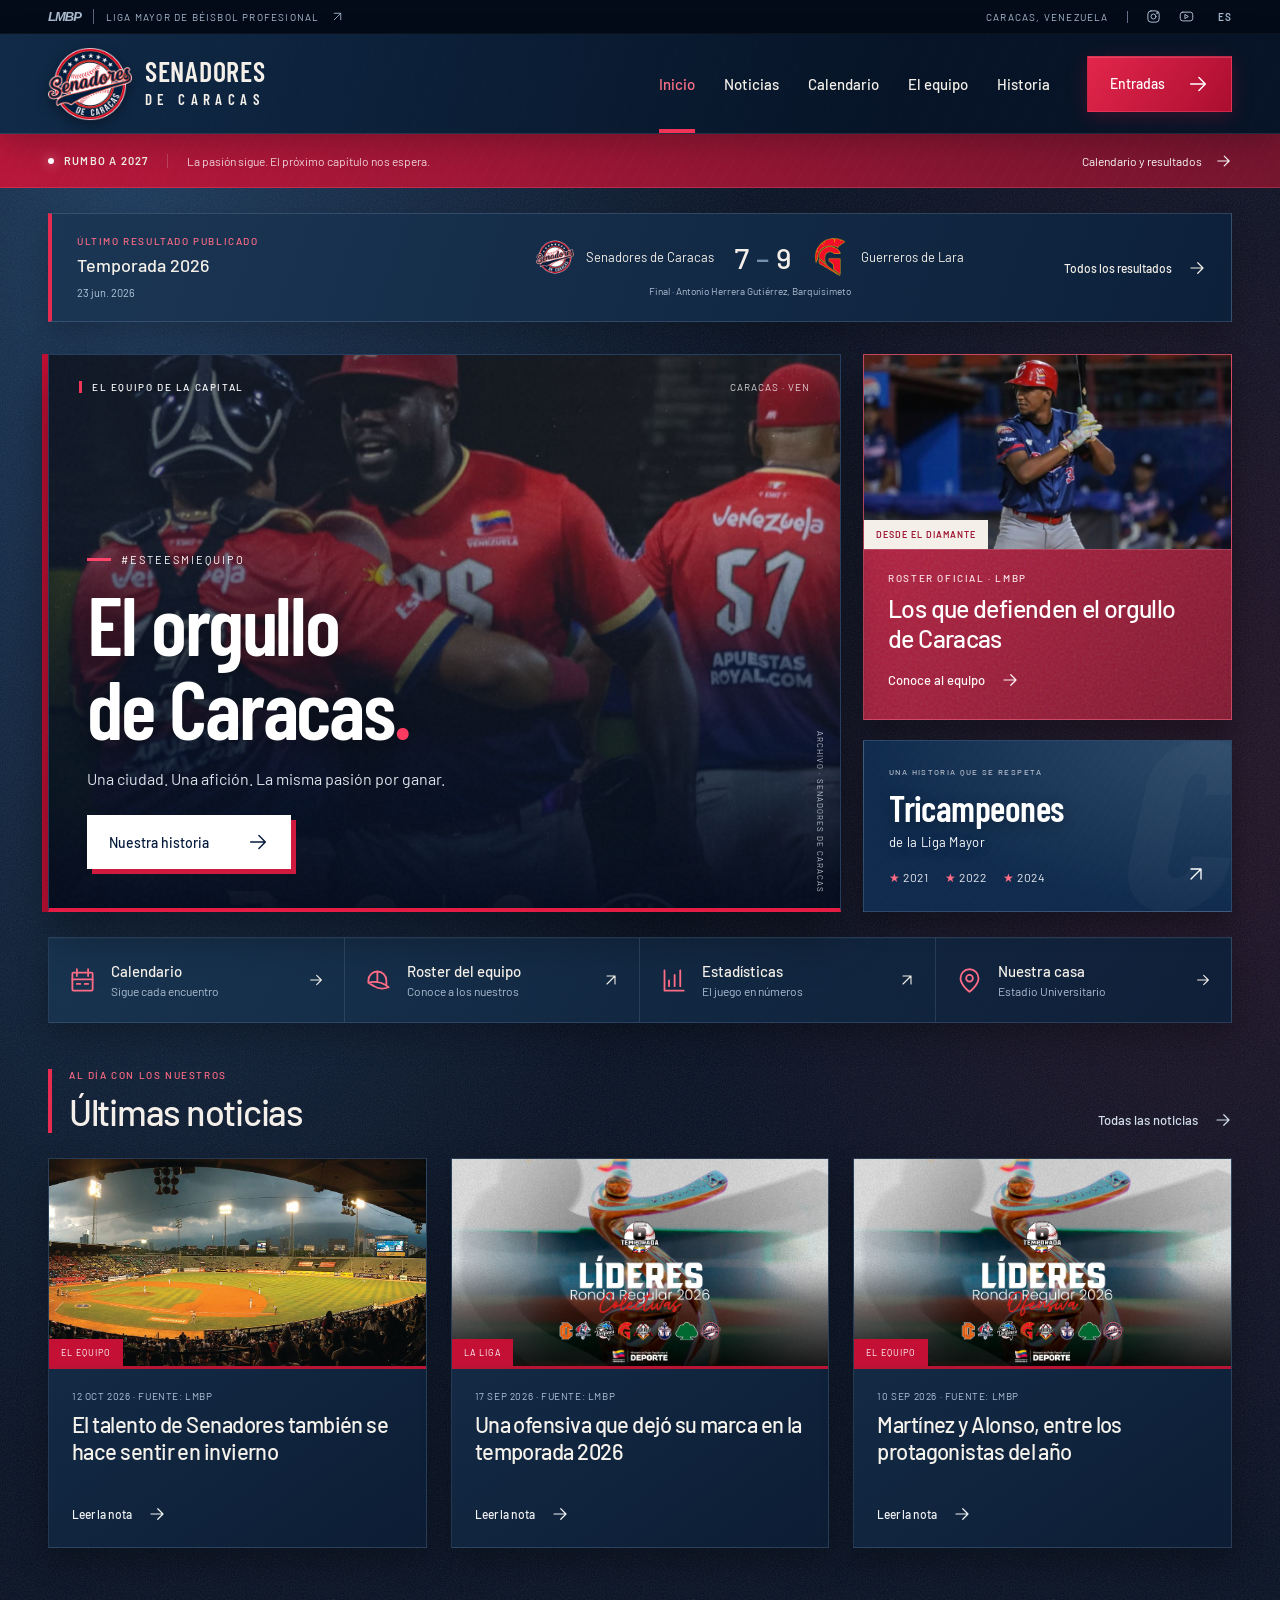
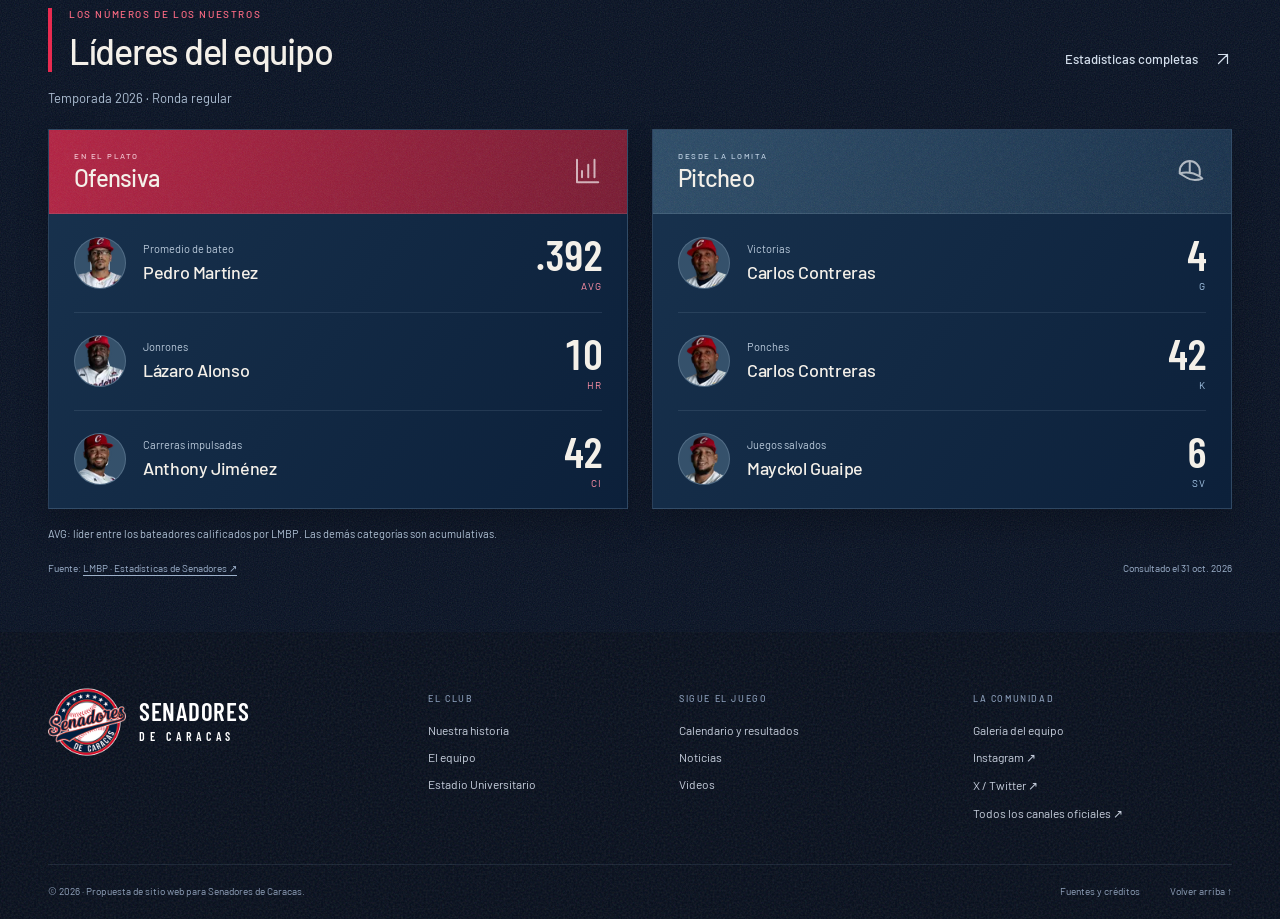
<file: index.html>
<!doctype html>
<html lang="es">
<head>
  <meta charset="utf-8">
  <meta name="viewport" content="width=device-width, initial-scale=1">
  <meta name="theme-color" content="#061b3c">
  <title>El orgullo de la capital | Senadores de Caracas</title>
  <meta name="description" content="Noticias, resultados y toda la pasión de Senadores de Caracas. Explora el calendario, el roster y la historia del club.">
  <link rel="icon" href="/assets/logo.png">
  <link rel="canonical" href="https://senadoresbbc.pages.dev/">
  <meta property="og:title" content="El orgullo de la capital | Senadores de Caracas">
  <meta property="og:description" content="Noticias, resultados y toda la pasión de Senadores de Caracas. Explora el calendario, el roster y la historia del club.">
  <meta property="og:type" content="website">
  <link rel="preload" href="/assets/barlow-condensed-600.ttf" as="font" type="font/ttf" crossorigin>
  <link rel="stylesheet" href="/styles.css">
  <link rel="stylesheet" href="/atmosphere.css">
  <link rel="stylesheet" href="/sports.css">
  <link rel="stylesheet" href="/pages.css">
  <link rel="stylesheet" href="/leaders.css">
  <script src="/app.js" defer></script>
  <script src="/sports.js" defer></script>
  <script src="/leaders.js" defer></script>
</head>
<body data-page="inicio">
<svg class="icon-library" xmlns="http://www.w3.org/2000/svg" aria-hidden="true"><symbol id="arrow" viewBox="0 0 24 24"><path d="M4 12h15M13 5l7 7-7 7"/></symbol><symbol id="out" viewBox="0 0 24 24"><path d="M6 18 18 6M6 6h12v12"/></symbol><symbol id="calendar-icon" viewBox="0 0 24 24"><rect x="3" y="5" width="18" height="16" rx="1"/><path d="M7 2v6M17 2v6M3 11h18M7 15h3M14 15h3"/></symbol><symbol id="cap" viewBox="0 0 24 24"><path d="M3 14v-2a8 8 0 0 1 16 0v3M3 14c3-1 7-1 11 0 3 1 5 2 7 4-5 2-10 1-13-1l-5-3ZM11 5v8"/></symbol><symbol id="chart" viewBox="0 0 24 24"><path d="M4 3v18h17M8 17v-5M13 17V7M18 17V3"/></symbol><symbol id="pin" viewBox="0 0 24 24"><path d="M20 10c0 6-8 12-8 12S4 16 4 10a8 8 0 1 1 16 0Z"/><circle cx="12" cy="10" r="3"/></symbol><symbol id="play" viewBox="0 0 24 24"><path d="m9 5 11 7-11 7V5Z"/></symbol><symbol id="instagram" viewBox="0 0 24 24"><rect x="3" y="3" width="18" height="18" rx="5"/><circle cx="12" cy="12" r="4"/><circle cx="17.5" cy="6.5" r=".7"/></symbol><symbol id="youtube" viewBox="0 0 24 24"><rect x="2" y="5" width="20" height="14" rx="4"/><path d="m10 9 5 3-5 3Z"/></symbol><symbol id="close" viewBox="0 0 24 24"><path d="m5 5 14 14M5 19 19 5"/></symbol></svg>
<a class="skip" href="#contenido">Saltar al contenido</a>
<div class="utility"><div class="wrap utility-inner"><a href="https://www.lmbp.net/" target="_blank" rel="noopener noreferrer"><span class="league-mark">LMBP</span> LIGA MAYOR DE BÉISBOL PROFESIONAL <svg class="icon tiny"><use href="#out"/></svg></a><div class="utility-right"><span>CARACAS, VENEZUELA</span><i></i><a href="https://www.instagram.com/senadores_bbc/" aria-label="Senadores en Instagram" target="_blank" rel="noopener noreferrer"><svg class="icon"><use href="#instagram"/></svg></a><a href="https://www.youtube.com/channel/UCBzE69zQajQFwbw_R2F_akQ" aria-label="Canal de YouTube de Senadores" target="_blank" rel="noopener noreferrer"><svg class="icon"><use href="#youtube"/></svg></a><span class="language">ES</span></div></div></div>
<header class="header"><div class="wrap nav-inner"><a href="/" class="brand" aria-label="Senadores de Caracas, inicio"><img src="/assets/logo.png" width="88" height="88" alt="Escudo de Senadores de Caracas"><span>SENADORES<small>DE CARACAS</small></span></a><button class="menu-toggle" aria-expanded="false" aria-controls="navigation" aria-label="Abrir menú"><span></span><span></span></button><nav id="navigation" aria-label="Navegación principal"><a class="active" href="/" aria-current="page">Inicio</a><a class="" href="/noticias/">Noticias</a><a class="" href="/calendario/">Calendario</a><a class="" href="/equipo/">El equipo</a><a class="" href="/historia/">Historia</a><a class="button red nav-ticket" href="/entradas/">Entradas <svg class="icon"><use href="#arrow"/></svg></a></nav></div></header>
<main id="contenido">
<div class="season-bar"><div class="wrap season-inner"><div class="season-status"><span class="status-dot"></span><strong>RUMBO A 2027</strong><span class="season-note">La pasión sigue. El próximo capítulo nos espera.</span></div><a href="/calendario/">Calendario y resultados <svg class="icon"><use href="#arrow"/></svg></a></div></div>
<div class="wrap game-highlight" id="game-highlight" hidden></div>
<section class="wrap front-page" aria-label="Lo más destacado de Senadores">
    <div class="hero-grid">
      <article class="hero"><img class="hero-photo" src="/assets/hero.jpg" alt="Jugadores de Senadores de Caracas celebrando en equipo" fetchpriority="high" width="1200" height="800"><div class="hero-shade"></div><div class="hero-top"><span class="eyebrow white">EL EQUIPO DE LA CAPITAL</span><span class="hero-location">CARACAS · VEN</span></div><div class="hero-copy"><div class="mini-label"><span></span> #ESTEESMIEQUIPO</div><h1>El orgullo<br>de Caracas<span>.</span></h1><p>Una ciudad. Una afición. La misma pasión por ganar.</p><a class="button light" href="/historia/">Nuestra historia <svg class="icon"><use href="#arrow"/></svg></a></div><span class="photo-credit">ARCHIVO · SENADORES DE CARACAS</span></article>
      <aside class="hero-side"><a class="feature-story" href="/equipo/"><div class="feature-photo"><img src="/assets/team.jpg" alt="Acción de Senadores de Caracas en el diamante" width="700" height="420"><span class="tag">DESDE EL DIAMANTE</span></div><div class="feature-copy"><span class="eyebrow red-text">ROSTER OFICIAL · LMBP</span><h2>Los que defienden el orgullo de Caracas</h2><span class="text-link">Conoce al equipo <svg class="icon"><use href="#arrow"/></svg></span></div></a><a class="champion-card" href="/historia/"><div><span class="eyebrow">UNA HISTORIA QUE SE RESPETA</span><h2>Tricampeones <span>de la Liga Mayor</span></h2><div class="champion-years"><span>★ 2021</span><span>★ 2022</span><span>★ 2024</span></div></div><svg class="icon"><use href="#out"/></svg></a></aside>
    </div>
    <div class="quicklinks"><a href="/calendario/"><svg class="icon quick-icon"><use href="#calendar-icon"/></svg><span><strong>Calendario</strong><small>Sigue cada encuentro</small></span><svg class="icon"><use href="#arrow"/></svg></a><a href="/equipo/"><svg class="icon quick-icon"><use href="#cap"/></svg><span><strong>Roster del equipo</strong><small>Conoce a los nuestros</small></span><svg class="icon"><use href="#out"/></svg></a><a href="https://www.lmbp.net/equipo/senadores/estadisticas" target="_blank" rel="noopener noreferrer"><svg class="icon quick-icon"><use href="#chart"/></svg><span><strong>Estadísticas</strong><small>El juego en números</small></span><svg class="icon"><use href="#out"/></svg></a><a href="/entradas/#estadio"><svg class="icon quick-icon"><use href="#pin"/></svg><span><strong>Nuestra casa</strong><small>Estadio Universitario</small></span><svg class="icon"><use href="#arrow"/></svg></a></div>
  </section>
<section class="wrap news-section home-news" id="noticias"><div class="section-heading"><div><span class="eyebrow red-text">AL DÍA CON LOS NUESTROS</span><h2>Últimas noticias</h2></div><a class="text-link" href="/noticias/">Todas las noticias <svg class="icon"><use href="#arrow"/></svg></a></div><div class="news-grid" id="news-grid"></div></section>
<section class="wrap team-leaders" id="lideres" aria-labelledby="leaders-title">
  <div class="section-heading"><div><span class="eyebrow red-text">LOS NÚMEROS DE LOS NUESTROS</span><h2 id="leaders-title">Líderes del equipo</h2></div><a class="text-link" href="https://www.lmbp.net/equipo/senadores/estadisticas" target="_blank" rel="noopener noreferrer">Estadísticas completas <svg class="icon"><use href="#out"/></svg></a></div>
  <p class="leaders-season" id="leaders-season">Temporada 2026 · Ronda regular</p>
  <div class="leaders-grid" id="leaders-grid" aria-live="polite"><p class="data-message">Cargando líderes de Senadores…</p></div>
  <div class="section-source leaders-source"><span>Fuente: <a href="https://www.lmbp.net/equipo/senadores/estadisticas" target="_blank" rel="noopener noreferrer">LMBP · Estadísticas de Senadores ↗</a></span><span id="leaders-updated"></span></div>
</section>
</main>
<footer><div class="wrap footer-main"><a class="brand footer-brand" href="/"><img src="/assets/logo.png" width="100" height="100" alt="Senadores de Caracas"><span>SENADORES<small>DE CARACAS</small></span></a><div><span class="eyebrow">EL CLUB</span><a href="/historia/">Nuestra historia</a><a href="/equipo/">El equipo</a><a href="/entradas/#estadio">Estadio Universitario</a></div><div><span class="eyebrow">SIGUE EL JUEGO</span><a href="/calendario/">Calendario y resultados</a><a href="/noticias/">Noticias</a><a href="/videos/">Videos</a></div><div><span class="eyebrow">LA COMUNIDAD</span><a href="/comunidad/">Galería del equipo</a><a href="https://www.instagram.com/senadores_bbc/" target="_blank" rel="noopener noreferrer">Instagram ↗</a><a href="https://twitter.com/senadores_bbc" target="_blank" rel="noopener noreferrer">X / Twitter ↗</a><a href="https://linktr.ee/senadores_bbc" target="_blank" rel="noopener noreferrer">Todos los canales oficiales ↗</a></div></div><div class="wrap footer-bottom"><span>© 2026 · Propuesta de sitio web para Senadores de Caracas.</span><button data-open="credits">Fuentes y créditos</button><a href="#contenido">Volver arriba ↑</a></div></footer>
<dialog id="content-dialog" aria-labelledby="dialog-title"><button class="dialog-close" aria-label="Cerrar ventana"><svg class="icon"><use href="#close"/></svg></button><div id="dialog-content"></div></dialog>
</body>
</html>
</file>
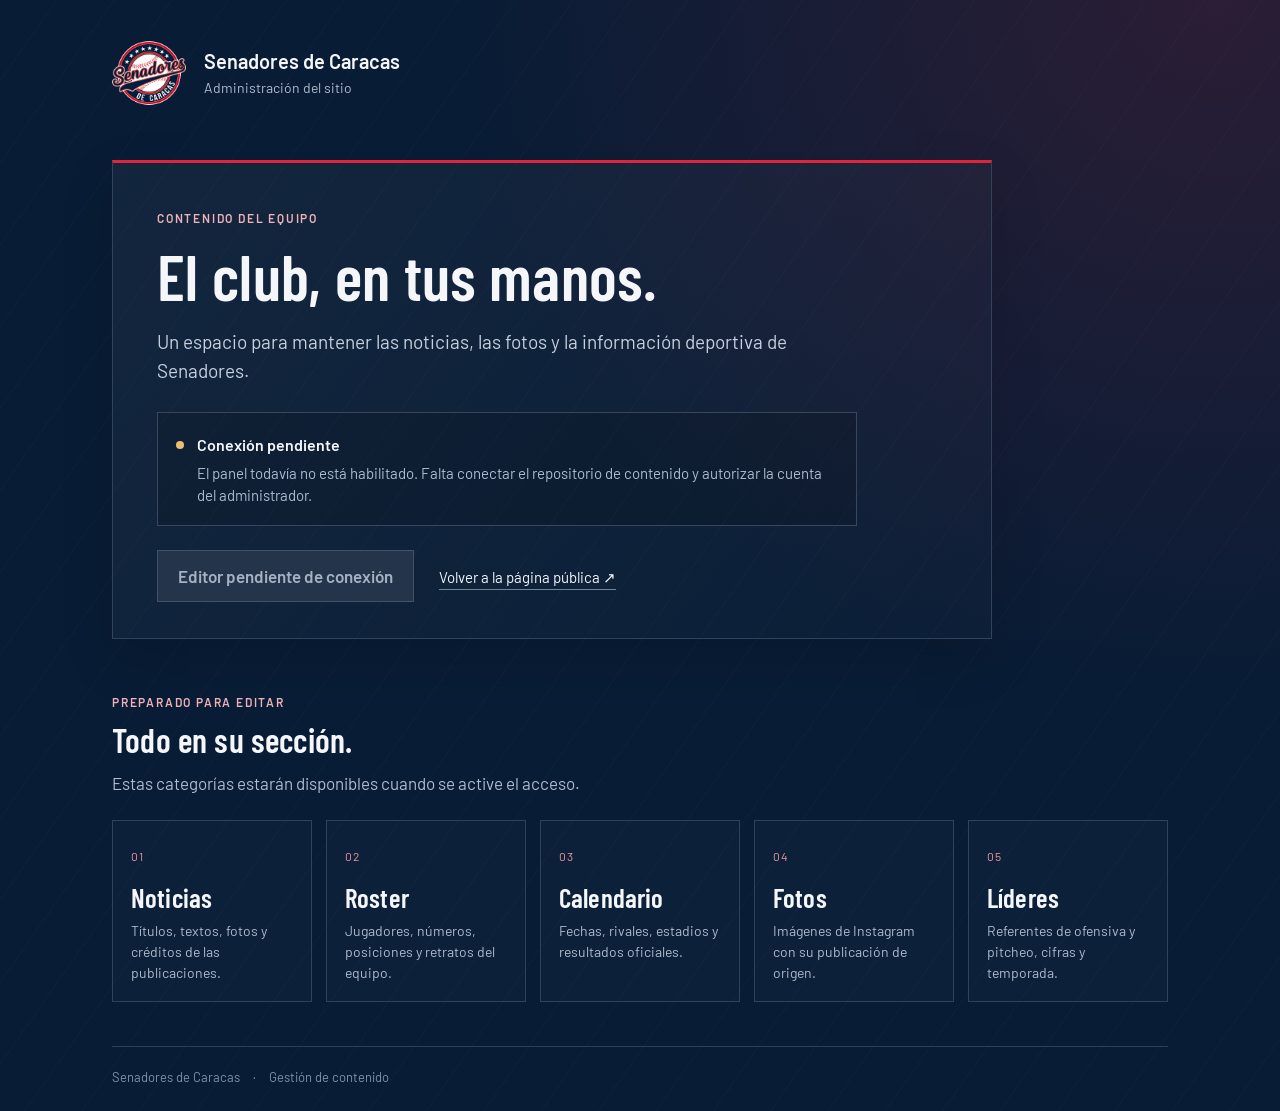
<file: admin/index.html>
<!doctype html>
<html lang="es">
<head>
  <meta charset="utf-8">
  <meta name="viewport" content="width=device-width, initial-scale=1">
  <meta name="robots" content="noindex,nofollow">
  <meta name="theme-color" content="#081c35">
  <title>Administración | Senadores de Caracas</title>
  <link rel="icon" href="/assets/logo.png">
  <link rel="stylesheet" href="/admin/admin.css">
  <link href="/admin/config.yml" type="text/yaml" rel="cms-config-url">
  <script src="/admin/admin.js" defer></script>
</head>
<body>
  <main class="admin-shell" id="admin-welcome">
    <a class="club-brand" href="/" aria-label="Ir al sitio de Senadores de Caracas"><img src="/assets/logo.png" alt="" width="74" height="74"><span>Senadores de Caracas<small>Administración del sitio</small></span></a>
    <section class="welcome-card" aria-labelledby="welcome-title">
      <span class="eyebrow">CONTENIDO DEL EQUIPO</span>
      <h1 id="welcome-title">El club, en tus manos.</h1>
      <p class="intro">Un espacio para mantener las noticias, las fotos y la información deportiva de Senadores.</p>
      <div class="connection-status" role="status" aria-live="polite"><span class="status-dot" aria-hidden="true"></span><div><strong id="connection-title">Conexión pendiente</strong><p id="connection-description">El panel todavía no está habilitado. Falta conectar el repositorio de contenido y autorizar la cuenta del administrador.</p></div></div>
      <button class="editor-button" id="open-editor" disabled aria-describedby="connection-description">Editor pendiente de conexión</button>
      <a class="site-link" href="/">Volver a la página pública <span aria-hidden="true">↗</span></a>
    </section>
    <section class="categories" aria-labelledby="categories-title">
      <div class="section-heading"><span class="eyebrow">PREPARADO PARA EDITAR</span><h2 id="categories-title">Todo en su sección.</h2><p>Estas categorías estarán disponibles cuando se active el acceso.</p></div>
      <div class="category-grid">
        <article><span class="category-number">01</span><h3>Noticias</h3><p>Títulos, textos, fotos y créditos de las publicaciones.</p></article>
        <article><span class="category-number">02</span><h3>Roster</h3><p>Jugadores, números, posiciones y retratos del equipo.</p></article>
        <article><span class="category-number">03</span><h3>Calendario</h3><p>Fechas, rivales, estadios y resultados oficiales.</p></article>
        <article><span class="category-number">04</span><h3>Fotos</h3><p>Imágenes de Instagram con su publicación de origen.</p></article>
        <article><span class="category-number">05</span><h3>Líderes</h3><p>Referentes de ofensiva y pitcheo, cifras y temporada.</p></article>
      </div>
    </section>
    <footer>Senadores de Caracas <span aria-hidden="true">·</span> Gestión de contenido</footer>
  </main>
  <noscript><p class="noscript">El editor necesita JavaScript. La conexión de administración aún debe estar configurada antes de iniciar sesión.</p></noscript>
</body>
</html>
</file>
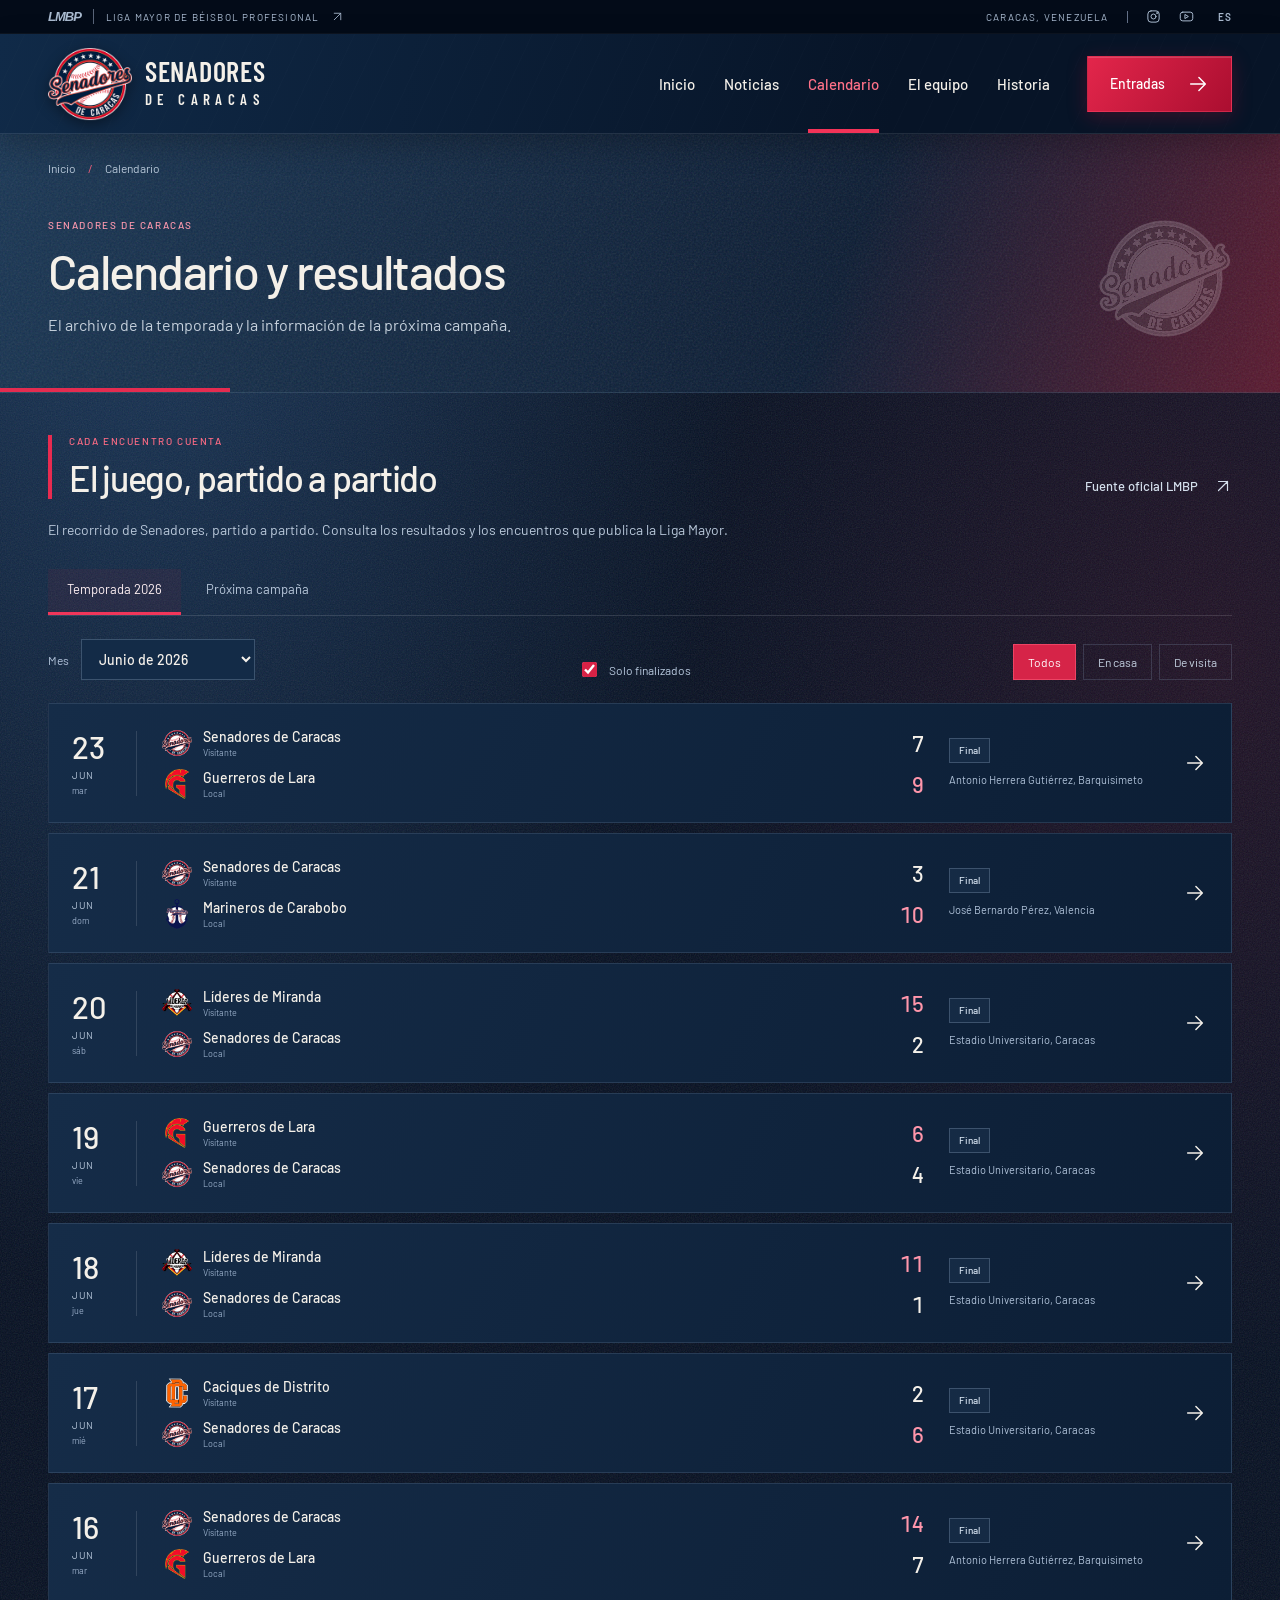
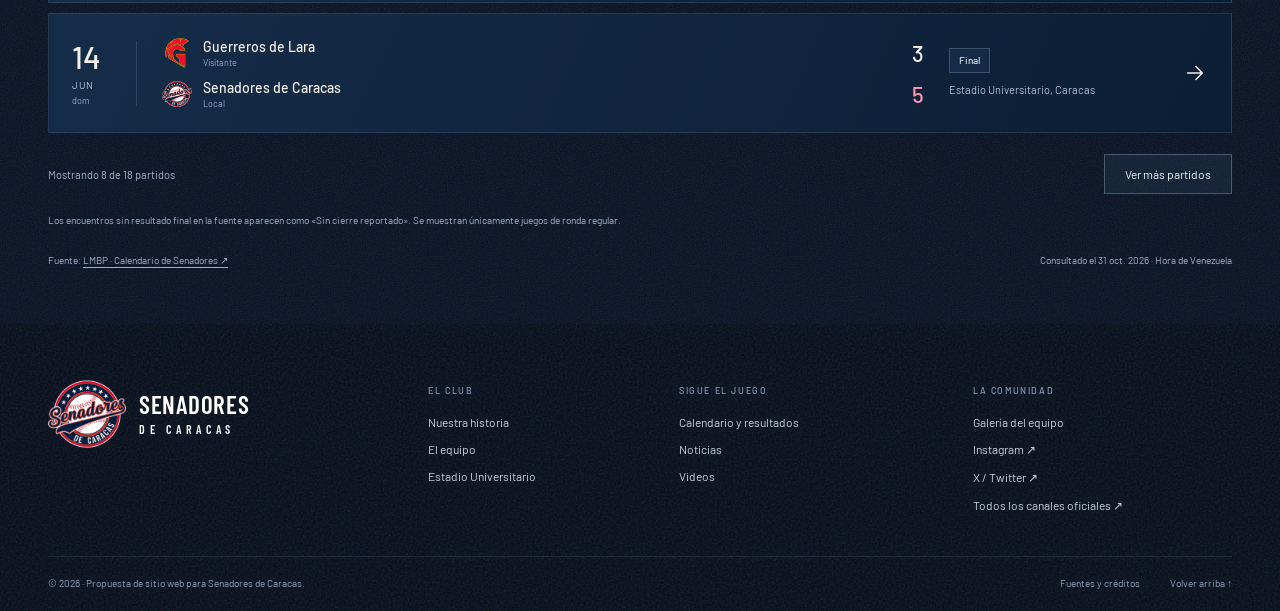
<file: calendario/index.html>
<!doctype html>
<html lang="es">
<head>
  <meta charset="utf-8">
  <meta name="viewport" content="width=device-width, initial-scale=1">
  <meta name="theme-color" content="#061b3c">
  <title>Calendario y resultados | Senadores de Caracas</title>
  <meta name="description" content="Consulta los partidos y resultados de Senadores de Caracas, con filtros por mes y sede.">
  <link rel="icon" href="/assets/logo.png">
  <link rel="canonical" href="https://senadoresbbc.pages.dev/calendario/">
  <meta property="og:title" content="Calendario y resultados | Senadores de Caracas">
  <meta property="og:description" content="Consulta los partidos y resultados de Senadores de Caracas, con filtros por mes y sede.">
  <meta property="og:type" content="website">
  <link rel="preload" href="/assets/barlow-condensed-600.ttf" as="font" type="font/ttf" crossorigin>
  <link rel="stylesheet" href="/styles.css">
  <link rel="stylesheet" href="/atmosphere.css">
  <link rel="stylesheet" href="/sports.css">
  <link rel="stylesheet" href="/pages.css">
  <script src="/app.js" defer></script>
  <script src="/sports.js" defer></script>
</head>
<body data-page="calendario">
<svg class="icon-library" xmlns="http://www.w3.org/2000/svg" aria-hidden="true"><symbol id="arrow" viewBox="0 0 24 24"><path d="M4 12h15M13 5l7 7-7 7"/></symbol><symbol id="out" viewBox="0 0 24 24"><path d="M6 18 18 6M6 6h12v12"/></symbol><symbol id="calendar-icon" viewBox="0 0 24 24"><rect x="3" y="5" width="18" height="16" rx="1"/><path d="M7 2v6M17 2v6M3 11h18M7 15h3M14 15h3"/></symbol><symbol id="cap" viewBox="0 0 24 24"><path d="M3 14v-2a8 8 0 0 1 16 0v3M3 14c3-1 7-1 11 0 3 1 5 2 7 4-5 2-10 1-13-1l-5-3ZM11 5v8"/></symbol><symbol id="chart" viewBox="0 0 24 24"><path d="M4 3v18h17M8 17v-5M13 17V7M18 17V3"/></symbol><symbol id="pin" viewBox="0 0 24 24"><path d="M20 10c0 6-8 12-8 12S4 16 4 10a8 8 0 1 1 16 0Z"/><circle cx="12" cy="10" r="3"/></symbol><symbol id="play" viewBox="0 0 24 24"><path d="m9 5 11 7-11 7V5Z"/></symbol><symbol id="instagram" viewBox="0 0 24 24"><rect x="3" y="3" width="18" height="18" rx="5"/><circle cx="12" cy="12" r="4"/><circle cx="17.5" cy="6.5" r=".7"/></symbol><symbol id="youtube" viewBox="0 0 24 24"><rect x="2" y="5" width="20" height="14" rx="4"/><path d="m10 9 5 3-5 3Z"/></symbol><symbol id="close" viewBox="0 0 24 24"><path d="m5 5 14 14M5 19 19 5"/></symbol></svg>
<a class="skip" href="#contenido">Saltar al contenido</a>
<div class="utility"><div class="wrap utility-inner"><a href="https://www.lmbp.net/" target="_blank" rel="noopener noreferrer"><span class="league-mark">LMBP</span> LIGA MAYOR DE BÉISBOL PROFESIONAL <svg class="icon tiny"><use href="#out"/></svg></a><div class="utility-right"><span>CARACAS, VENEZUELA</span><i></i><a href="https://www.instagram.com/senadores_bbc/" aria-label="Senadores en Instagram" target="_blank" rel="noopener noreferrer"><svg class="icon"><use href="#instagram"/></svg></a><a href="https://www.youtube.com/channel/UCBzE69zQajQFwbw_R2F_akQ" aria-label="Canal de YouTube de Senadores" target="_blank" rel="noopener noreferrer"><svg class="icon"><use href="#youtube"/></svg></a><span class="language">ES</span></div></div></div>
<header class="header"><div class="wrap nav-inner"><a href="/" class="brand" aria-label="Senadores de Caracas, inicio"><img src="/assets/logo.png" width="88" height="88" alt="Escudo de Senadores de Caracas"><span>SENADORES<small>DE CARACAS</small></span></a><button class="menu-toggle" aria-expanded="false" aria-controls="navigation" aria-label="Abrir menú"><span></span><span></span></button><nav id="navigation" aria-label="Navegación principal"><a class="" href="/">Inicio</a><a class="" href="/noticias/">Noticias</a><a class="active" href="/calendario/" aria-current="page">Calendario</a><a class="" href="/equipo/">El equipo</a><a class="" href="/historia/">Historia</a><a class="button red nav-ticket" href="/entradas/">Entradas <svg class="icon"><use href="#arrow"/></svg></a></nav></div></header>
<main id="contenido">
<section class="page-banner"><div class="wrap"><nav class="breadcrumb" aria-label="Ubicación actual"><a href="/">Inicio</a><span>/</span><span aria-current="page">Calendario</span></nav><div class="page-title-row"><div><span class="eyebrow">SENADORES DE CARACAS</span><h1>Calendario y resultados</h1><p>El archivo de la temporada y la información de la próxima campaña.</p></div><img src="/assets/logo.png" alt="" width="160" height="160" aria-hidden="true"></div></div></section><section class="wrap calendar-section" id="calendario">
  <div class="section-heading"><div><span class="eyebrow red-text">CADA ENCUENTRO CUENTA</span><h2>El juego, partido a partido</h2></div><a class="text-link" href="https://www.lmbp.net/equipo/senadores/resultados" target="_blank" rel="noopener noreferrer">Fuente oficial LMBP <svg class="icon"><use href="#out"/></svg></a></div>
  <p class="section-intro">El recorrido de Senadores, partido a partido. Consulta los resultados y los encuentros que publica la Liga Mayor.</p>
  <div class="season-tabs" role="group" aria-label="Temporada del calendario"><button class="season-tab selected" data-season-view="archive" aria-pressed="true">Temporada 2026</button><button class="season-tab" data-season-view="upcoming" aria-pressed="false">Próxima campaña</button></div>
  <div id="archive-calendar"><div class="calendar-tools"><label class="calendar-month">Mes <select id="calendar-month" aria-label="Seleccionar mes del calendario"><option value="all">Todos los meses</option></select></label><label class="finished-filter"><input type="checkbox" id="calendar-finals" checked> Solo finalizados</label><div class="venue-filters" role="group" aria-label="Filtrar por sede"><button class="selected" data-venue="all" aria-pressed="true">Todos</button><button data-venue="home" aria-pressed="false">En casa</button><button data-venue="away" aria-pressed="false">De visita</button></div></div><div class="games-list" id="games-list"><p class="data-message">Cargando resultados de Senadores…</p></div><div class="list-footer"><span id="games-count" aria-live="polite"></span><button class="more-button" id="more-games" hidden>Ver más partidos</button></div></div>
  <div id="upcoming-calendar" hidden></div>
  <p class="sports-source-note">Los encuentros sin resultado final en la fuente aparecen como «Sin cierre reportado». Se muestran únicamente juegos de ronda regular.</p><div class="section-source"><span>Fuente: <a href="https://www.lmbp.net/equipo/senadores/resultados" target="_blank" rel="noopener noreferrer">LMBP · Calendario de Senadores ↗</a></span><span id="calendar-updated"></span></div>
</section>
</main>
<footer><div class="wrap footer-main"><a class="brand footer-brand" href="/"><img src="/assets/logo.png" width="100" height="100" alt="Senadores de Caracas"><span>SENADORES<small>DE CARACAS</small></span></a><div><span class="eyebrow">EL CLUB</span><a href="/historia/">Nuestra historia</a><a href="/equipo/">El equipo</a><a href="/entradas/#estadio">Estadio Universitario</a></div><div><span class="eyebrow">SIGUE EL JUEGO</span><a href="/calendario/">Calendario y resultados</a><a href="/noticias/">Noticias</a><a href="/videos/">Videos</a></div><div><span class="eyebrow">LA COMUNIDAD</span><a href="/comunidad/">Galería del equipo</a><a href="https://www.instagram.com/senadores_bbc/" target="_blank" rel="noopener noreferrer">Instagram ↗</a><a href="https://twitter.com/senadores_bbc" target="_blank" rel="noopener noreferrer">X / Twitter ↗</a><a href="https://linktr.ee/senadores_bbc" target="_blank" rel="noopener noreferrer">Todos los canales oficiales ↗</a></div></div><div class="wrap footer-bottom"><span>© 2026 · Propuesta de sitio web para Senadores de Caracas.</span><button data-open="credits">Fuentes y créditos</button><a href="#contenido">Volver arriba ↑</a></div></footer>
<dialog id="content-dialog" aria-labelledby="dialog-title"><button class="dialog-close" aria-label="Cerrar ventana"><svg class="icon"><use href="#close"/></svg></button><div id="dialog-content"></div></dialog>
</body>
</html>
</file>
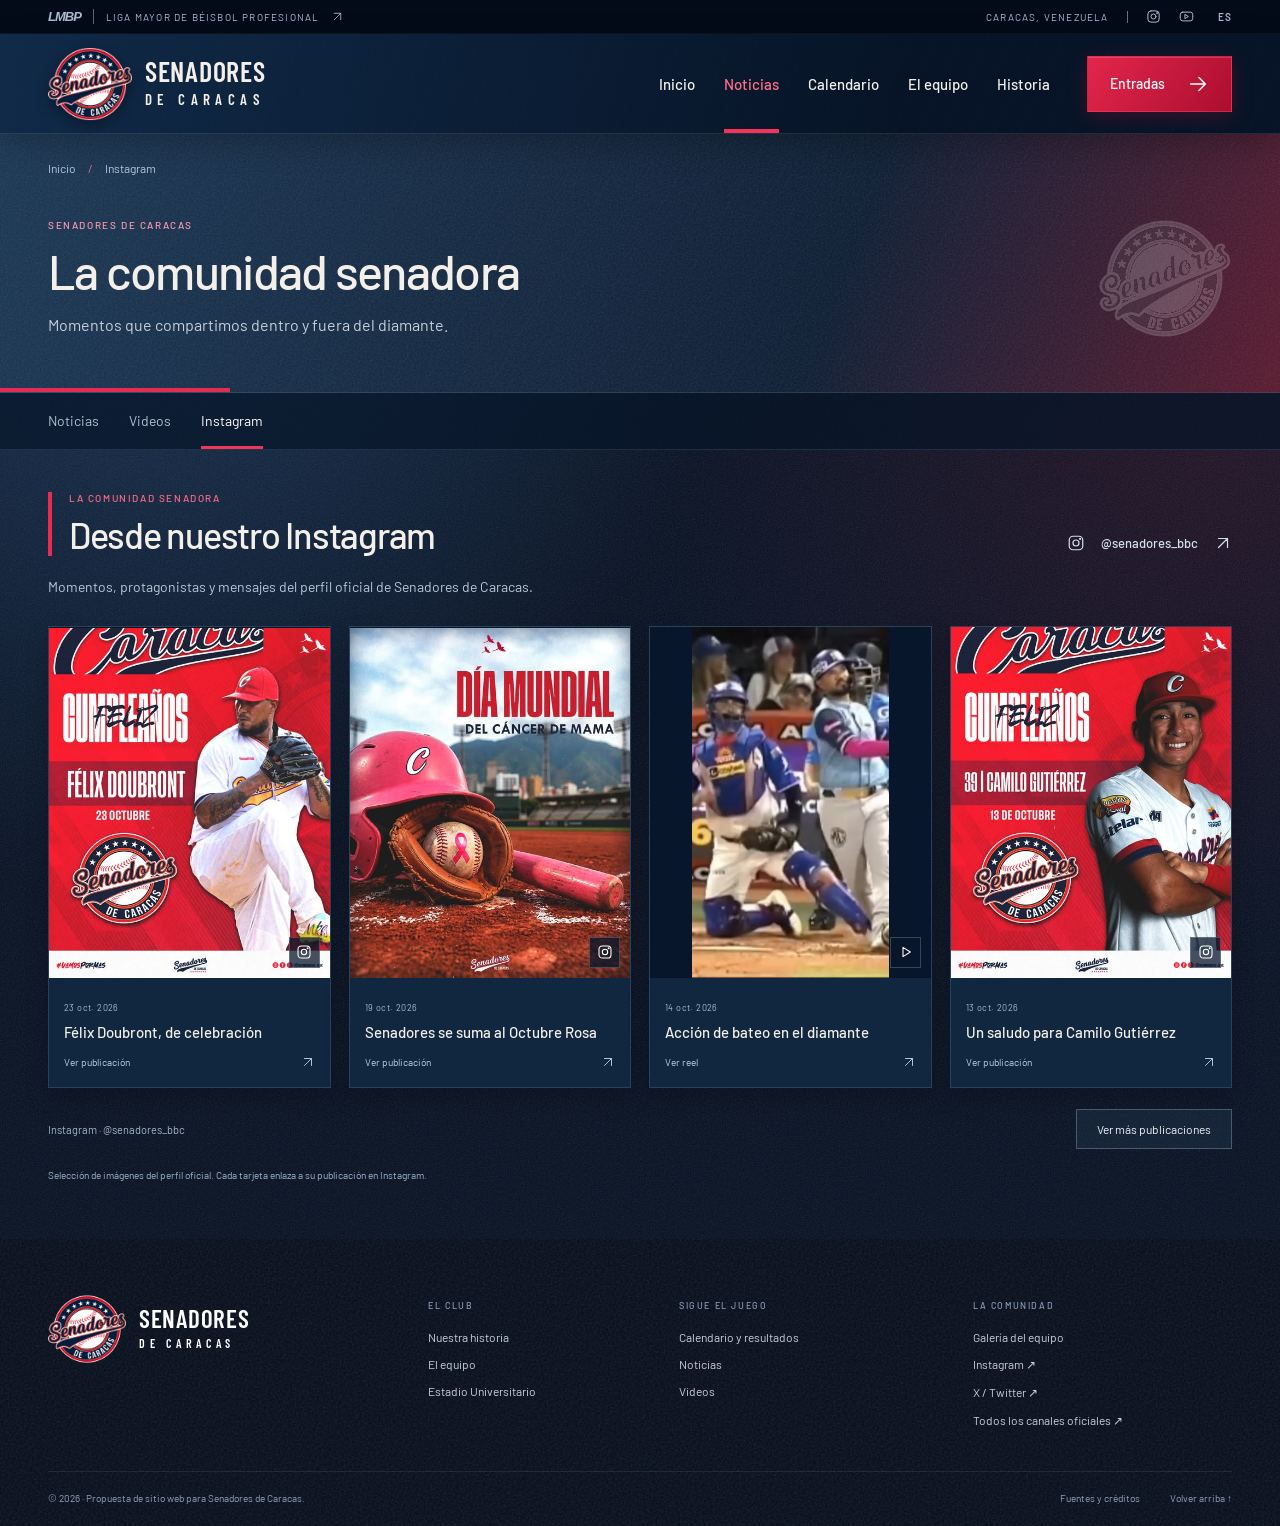
<file: comunidad/index.html>
<!doctype html>
<html lang="es">
<head>
  <meta charset="utf-8">
  <meta name="viewport" content="width=device-width, initial-scale=1">
  <meta name="theme-color" content="#061b3c">
  <title>Instagram y comunidad | Senadores de Caracas</title>
  <meta name="description" content="Una selección de imágenes y momentos del Instagram oficial de Senadores de Caracas, @senadores_bbc.">
  <link rel="icon" href="/assets/logo.png">
  <link rel="canonical" href="https://senadoresbbc.pages.dev/comunidad/">
  <meta property="og:title" content="Instagram y comunidad | Senadores de Caracas">
  <meta property="og:description" content="Una selección de imágenes y momentos del Instagram oficial de Senadores de Caracas, @senadores_bbc.">
  <meta property="og:type" content="website">
  <link rel="preload" href="/assets/barlow-condensed-600.ttf" as="font" type="font/ttf" crossorigin>
  <link rel="stylesheet" href="/styles.css">
  <link rel="stylesheet" href="/atmosphere.css">
  <link rel="stylesheet" href="/sports.css">
  <link rel="stylesheet" href="/pages.css">
  <script src="/app.js" defer></script>
  <script src="/sports.js" defer></script>
</head>
<body data-page="comunidad">
<svg class="icon-library" xmlns="http://www.w3.org/2000/svg" aria-hidden="true"><symbol id="arrow" viewBox="0 0 24 24"><path d="M4 12h15M13 5l7 7-7 7"/></symbol><symbol id="out" viewBox="0 0 24 24"><path d="M6 18 18 6M6 6h12v12"/></symbol><symbol id="calendar-icon" viewBox="0 0 24 24"><rect x="3" y="5" width="18" height="16" rx="1"/><path d="M7 2v6M17 2v6M3 11h18M7 15h3M14 15h3"/></symbol><symbol id="cap" viewBox="0 0 24 24"><path d="M3 14v-2a8 8 0 0 1 16 0v3M3 14c3-1 7-1 11 0 3 1 5 2 7 4-5 2-10 1-13-1l-5-3ZM11 5v8"/></symbol><symbol id="chart" viewBox="0 0 24 24"><path d="M4 3v18h17M8 17v-5M13 17V7M18 17V3"/></symbol><symbol id="pin" viewBox="0 0 24 24"><path d="M20 10c0 6-8 12-8 12S4 16 4 10a8 8 0 1 1 16 0Z"/><circle cx="12" cy="10" r="3"/></symbol><symbol id="play" viewBox="0 0 24 24"><path d="m9 5 11 7-11 7V5Z"/></symbol><symbol id="instagram" viewBox="0 0 24 24"><rect x="3" y="3" width="18" height="18" rx="5"/><circle cx="12" cy="12" r="4"/><circle cx="17.5" cy="6.5" r=".7"/></symbol><symbol id="youtube" viewBox="0 0 24 24"><rect x="2" y="5" width="20" height="14" rx="4"/><path d="m10 9 5 3-5 3Z"/></symbol><symbol id="close" viewBox="0 0 24 24"><path d="m5 5 14 14M5 19 19 5"/></symbol></svg>
<a class="skip" href="#contenido">Saltar al contenido</a>
<div class="utility"><div class="wrap utility-inner"><a href="https://www.lmbp.net/" target="_blank" rel="noopener noreferrer"><span class="league-mark">LMBP</span> LIGA MAYOR DE BÉISBOL PROFESIONAL <svg class="icon tiny"><use href="#out"/></svg></a><div class="utility-right"><span>CARACAS, VENEZUELA</span><i></i><a href="https://www.instagram.com/senadores_bbc/" aria-label="Senadores en Instagram" target="_blank" rel="noopener noreferrer"><svg class="icon"><use href="#instagram"/></svg></a><a href="https://www.youtube.com/channel/UCBzE69zQajQFwbw_R2F_akQ" aria-label="Canal de YouTube de Senadores" target="_blank" rel="noopener noreferrer"><svg class="icon"><use href="#youtube"/></svg></a><span class="language">ES</span></div></div></div>
<header class="header"><div class="wrap nav-inner"><a href="/" class="brand" aria-label="Senadores de Caracas, inicio"><img src="/assets/logo.png" width="88" height="88" alt="Escudo de Senadores de Caracas"><span>SENADORES<small>DE CARACAS</small></span></a><button class="menu-toggle" aria-expanded="false" aria-controls="navigation" aria-label="Abrir menú"><span></span><span></span></button><nav id="navigation" aria-label="Navegación principal"><a class="" href="/">Inicio</a><a class="active" href="/noticias/" aria-current="page">Noticias</a><a class="" href="/calendario/">Calendario</a><a class="" href="/equipo/">El equipo</a><a class="" href="/historia/">Historia</a><a class="button red nav-ticket" href="/entradas/">Entradas <svg class="icon"><use href="#arrow"/></svg></a></nav></div></header>
<main id="contenido">
<section class="page-banner"><div class="wrap"><nav class="breadcrumb" aria-label="Ubicación actual"><a href="/">Inicio</a><span>/</span><span aria-current="page">Instagram</span></nav><div class="page-title-row"><div><span class="eyebrow">SENADORES DE CARACAS</span><h1>La comunidad senadora</h1><p>Momentos que compartimos dentro y fuera del diamante.</p></div><img src="/assets/logo.png" alt="" width="160" height="160" aria-hidden="true"></div></div></section><nav class="section-nav" aria-label="Contenido de actualidad"><div class="wrap"><a href="/noticias/">Noticias</a><a href="/videos/">Videos</a><a href="/comunidad/" class="selected" aria-current="page">Instagram</a></div></nav><section class="wrap social-section" id="comunidad"><div class="section-heading"><div><span class="eyebrow red-text">LA COMUNIDAD SENADORA</span><h2>Desde nuestro Instagram</h2></div><a class="text-link" href="https://www.instagram.com/senadores_bbc/" target="_blank" rel="noopener noreferrer"><svg class="icon"><use href="#instagram"/></svg> @senadores_bbc <svg class="icon"><use href="#out"/></svg></a></div><p class="section-intro">Momentos, protagonistas y mensajes del perfil oficial de Senadores de Caracas.</p><div class="social-grid" id="social-grid"></div><div class="list-footer"><span>Instagram · @senadores_bbc</span><button class="more-button" id="more-social" hidden>Ver más publicaciones</button></div><p class="sports-source-note">Selección de imágenes del perfil oficial. Cada tarjeta enlaza a su publicación en Instagram.</p></section>
</main>
<footer><div class="wrap footer-main"><a class="brand footer-brand" href="/"><img src="/assets/logo.png" width="100" height="100" alt="Senadores de Caracas"><span>SENADORES<small>DE CARACAS</small></span></a><div><span class="eyebrow">EL CLUB</span><a href="/historia/">Nuestra historia</a><a href="/equipo/">El equipo</a><a href="/entradas/#estadio">Estadio Universitario</a></div><div><span class="eyebrow">SIGUE EL JUEGO</span><a href="/calendario/">Calendario y resultados</a><a href="/noticias/">Noticias</a><a href="/videos/">Videos</a></div><div><span class="eyebrow">LA COMUNIDAD</span><a href="/comunidad/">Galería del equipo</a><a href="https://www.instagram.com/senadores_bbc/" target="_blank" rel="noopener noreferrer">Instagram ↗</a><a href="https://twitter.com/senadores_bbc" target="_blank" rel="noopener noreferrer">X / Twitter ↗</a><a href="https://linktr.ee/senadores_bbc" target="_blank" rel="noopener noreferrer">Todos los canales oficiales ↗</a></div></div><div class="wrap footer-bottom"><span>© 2026 · Propuesta de sitio web para Senadores de Caracas.</span><button data-open="credits">Fuentes y créditos</button><a href="#contenido">Volver arriba ↑</a></div></footer>
<dialog id="content-dialog" aria-labelledby="dialog-title"><button class="dialog-close" aria-label="Cerrar ventana"><svg class="icon"><use href="#close"/></svg></button><div id="dialog-content"></div></dialog>
</body>
</html>
</file>
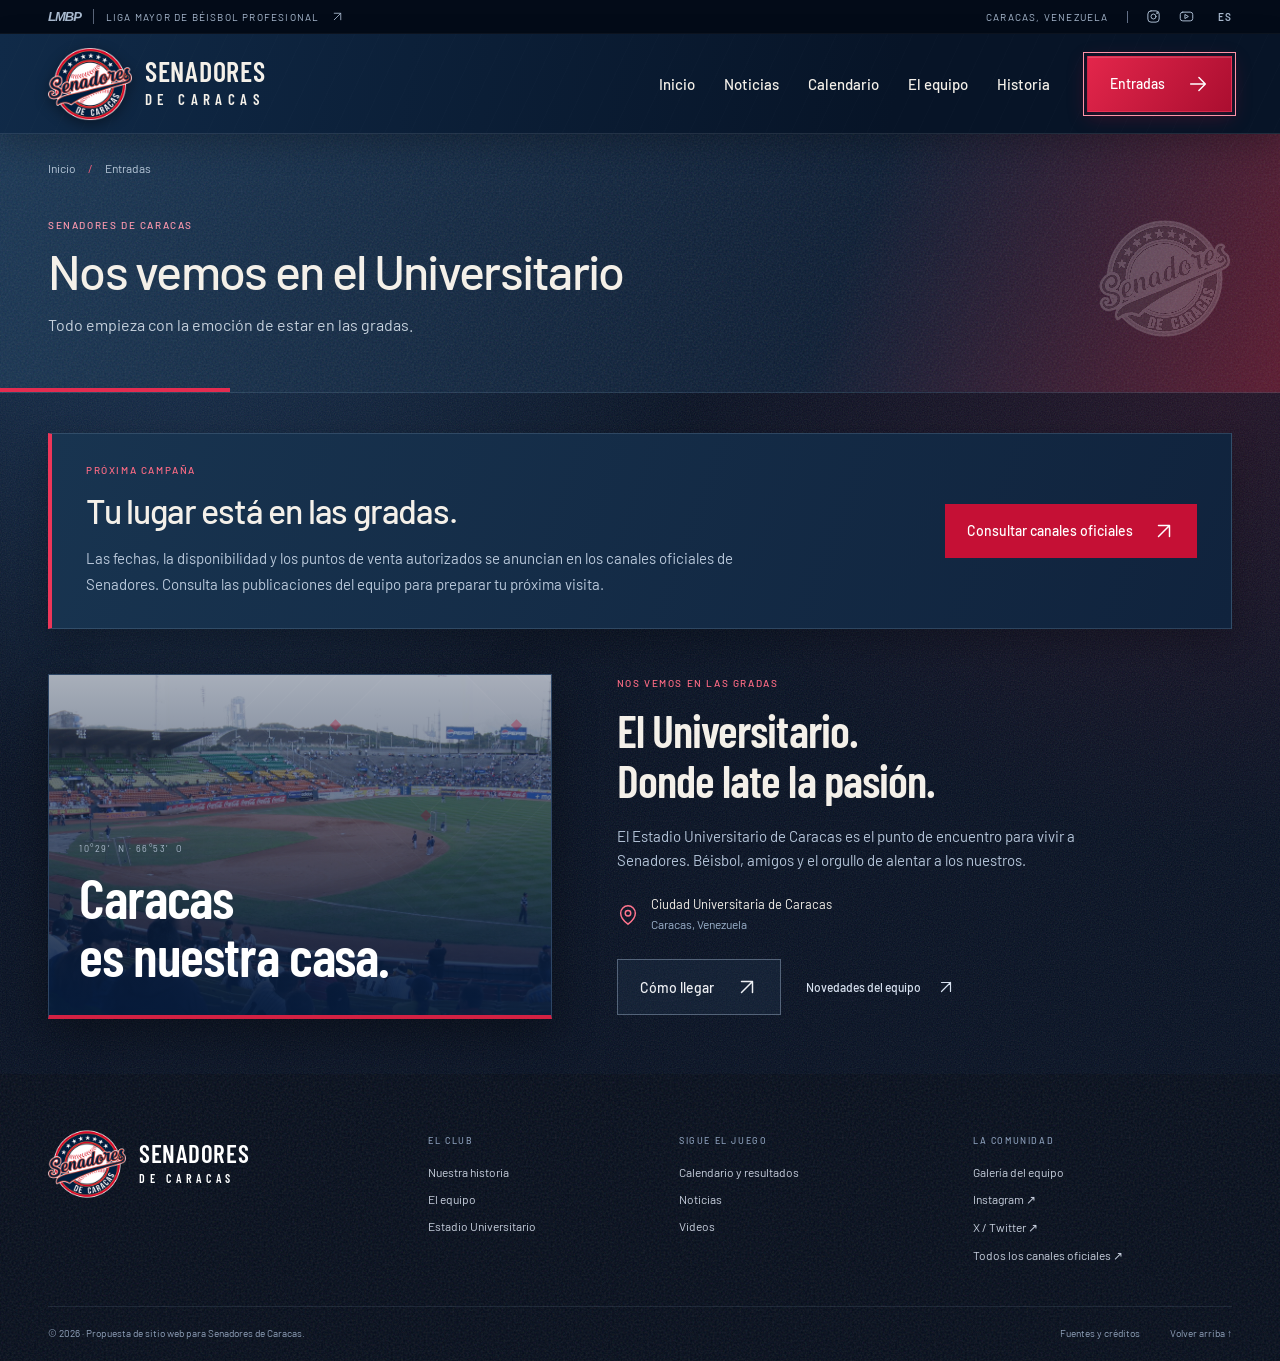
<file: entradas/index.html>
<!doctype html>
<html lang="es">
<head>
  <meta charset="utf-8">
  <meta name="viewport" content="width=device-width, initial-scale=1">
  <meta name="theme-color" content="#061b3c">
  <title>Entradas y estadio | Senadores de Caracas</title>
  <meta name="description" content="Información para asistir a los juegos de Senadores de Caracas y llegar al Estadio Universitario.">
  <link rel="icon" href="/assets/logo.png">
  <link rel="canonical" href="https://senadoresbbc.pages.dev/entradas/">
  <meta property="og:title" content="Entradas y estadio | Senadores de Caracas">
  <meta property="og:description" content="Información para asistir a los juegos de Senadores de Caracas y llegar al Estadio Universitario.">
  <meta property="og:type" content="website">
  <link rel="preload" href="/assets/barlow-condensed-600.ttf" as="font" type="font/ttf" crossorigin>
  <link rel="stylesheet" href="/styles.css">
  <link rel="stylesheet" href="/atmosphere.css">
  <link rel="stylesheet" href="/sports.css">
  <link rel="stylesheet" href="/pages.css">
  <script src="/app.js" defer></script>
  <script src="/sports.js" defer></script>
</head>
<body data-page="entradas">
<svg class="icon-library" xmlns="http://www.w3.org/2000/svg" aria-hidden="true"><symbol id="arrow" viewBox="0 0 24 24"><path d="M4 12h15M13 5l7 7-7 7"/></symbol><symbol id="out" viewBox="0 0 24 24"><path d="M6 18 18 6M6 6h12v12"/></symbol><symbol id="calendar-icon" viewBox="0 0 24 24"><rect x="3" y="5" width="18" height="16" rx="1"/><path d="M7 2v6M17 2v6M3 11h18M7 15h3M14 15h3"/></symbol><symbol id="cap" viewBox="0 0 24 24"><path d="M3 14v-2a8 8 0 0 1 16 0v3M3 14c3-1 7-1 11 0 3 1 5 2 7 4-5 2-10 1-13-1l-5-3ZM11 5v8"/></symbol><symbol id="chart" viewBox="0 0 24 24"><path d="M4 3v18h17M8 17v-5M13 17V7M18 17V3"/></symbol><symbol id="pin" viewBox="0 0 24 24"><path d="M20 10c0 6-8 12-8 12S4 16 4 10a8 8 0 1 1 16 0Z"/><circle cx="12" cy="10" r="3"/></symbol><symbol id="play" viewBox="0 0 24 24"><path d="m9 5 11 7-11 7V5Z"/></symbol><symbol id="instagram" viewBox="0 0 24 24"><rect x="3" y="3" width="18" height="18" rx="5"/><circle cx="12" cy="12" r="4"/><circle cx="17.5" cy="6.5" r=".7"/></symbol><symbol id="youtube" viewBox="0 0 24 24"><rect x="2" y="5" width="20" height="14" rx="4"/><path d="m10 9 5 3-5 3Z"/></symbol><symbol id="close" viewBox="0 0 24 24"><path d="m5 5 14 14M5 19 19 5"/></symbol></svg>
<a class="skip" href="#contenido">Saltar al contenido</a>
<div class="utility"><div class="wrap utility-inner"><a href="https://www.lmbp.net/" target="_blank" rel="noopener noreferrer"><span class="league-mark">LMBP</span> LIGA MAYOR DE BÉISBOL PROFESIONAL <svg class="icon tiny"><use href="#out"/></svg></a><div class="utility-right"><span>CARACAS, VENEZUELA</span><i></i><a href="https://www.instagram.com/senadores_bbc/" aria-label="Senadores en Instagram" target="_blank" rel="noopener noreferrer"><svg class="icon"><use href="#instagram"/></svg></a><a href="https://www.youtube.com/channel/UCBzE69zQajQFwbw_R2F_akQ" aria-label="Canal de YouTube de Senadores" target="_blank" rel="noopener noreferrer"><svg class="icon"><use href="#youtube"/></svg></a><span class="language">ES</span></div></div></div>
<header class="header"><div class="wrap nav-inner"><a href="/" class="brand" aria-label="Senadores de Caracas, inicio"><img src="/assets/logo.png" width="88" height="88" alt="Escudo de Senadores de Caracas"><span>SENADORES<small>DE CARACAS</small></span></a><button class="menu-toggle" aria-expanded="false" aria-controls="navigation" aria-label="Abrir menú"><span></span><span></span></button><nav id="navigation" aria-label="Navegación principal"><a class="" href="/">Inicio</a><a class="" href="/noticias/">Noticias</a><a class="" href="/calendario/">Calendario</a><a class="" href="/equipo/">El equipo</a><a class="" href="/historia/">Historia</a><a class="button red nav-ticket active" href="/entradas/" aria-current="page">Entradas <svg class="icon"><use href="#arrow"/></svg></a></nav></div></header>
<main id="contenido">
<section class="page-banner"><div class="wrap"><nav class="breadcrumb" aria-label="Ubicación actual"><a href="/">Inicio</a><span>/</span><span aria-current="page">Entradas</span></nav><div class="page-title-row"><div><span class="eyebrow">SENADORES DE CARACAS</span><h1>Nos vemos en el Universitario</h1><p>Todo empieza con la emoción de estar en las gradas.</p></div><img src="/assets/logo.png" alt="" width="160" height="160" aria-hidden="true"></div></div></section><section class="wrap ticket-section"><div class="ticket-panel"><div><span class="eyebrow red-text">PRÓXIMA CAMPAÑA</span><h2>Tu lugar está en las gradas.</h2><p>Las fechas, la disponibilidad y los puntos de venta autorizados se anuncian en los canales oficiales de Senadores. Consulta las publicaciones del equipo para preparar tu próxima visita.</p></div><a class="button red" href="https://linktr.ee/senadores_bbc" target="_blank" rel="noopener noreferrer">Consultar canales oficiales <svg class="icon"><use href="#out"/></svg></a></div></section><section class="wrap stadium-section" id="estadio"><div class="stadium-graphic"><img class="stadium-photo" src="/assets/stadium.jpg" alt="Vista histórica del Estadio Universitario de Caracas, fotografía de Hector Yanez, 2005" loading="lazy" width="4612" height="1426"><div class="stadium-lines" aria-hidden="true"><div></div><div></div><div></div><span class="base b1"></span><span class="base b2"></span><span class="base b3"></span><span class="base b4"></span></div><span>10°29′ N · 66°53′ O</span><strong>Caracas<br>es nuestra casa.</strong></div><div class="stadium-copy"><span class="eyebrow red-text">NOS VEMOS EN LAS GRADAS</span><h2>El Universitario.<br>Donde late la pasión.</h2><p>El Estadio Universitario de Caracas es el punto de encuentro para vivir a Senadores. Béisbol, amigos y el orgullo de alentar a los nuestros.</p><div class="location"><svg class="icon"><use href="#pin"/></svg><span>Ciudad Universitaria de Caracas<br><small>Caracas, Venezuela</small></span></div><div class="stadium-actions"><a class="button outline" href="https://www.google.com/maps/search/?api=1&query=Estadio+Universitario+de+Caracas" target="_blank" rel="noopener noreferrer">Cómo llegar <svg class="icon"><use href="#out"/></svg></a><a class="text-link" href="https://www.instagram.com/senadores_bbc/" target="_blank" rel="noopener noreferrer">Novedades del equipo <svg class="icon"><use href="#out"/></svg></a></div></div></section>
</main>
<footer><div class="wrap footer-main"><a class="brand footer-brand" href="/"><img src="/assets/logo.png" width="100" height="100" alt="Senadores de Caracas"><span>SENADORES<small>DE CARACAS</small></span></a><div><span class="eyebrow">EL CLUB</span><a href="/historia/">Nuestra historia</a><a href="/equipo/">El equipo</a><a href="/entradas/#estadio">Estadio Universitario</a></div><div><span class="eyebrow">SIGUE EL JUEGO</span><a href="/calendario/">Calendario y resultados</a><a href="/noticias/">Noticias</a><a href="/videos/">Videos</a></div><div><span class="eyebrow">LA COMUNIDAD</span><a href="/comunidad/">Galería del equipo</a><a href="https://www.instagram.com/senadores_bbc/" target="_blank" rel="noopener noreferrer">Instagram ↗</a><a href="https://twitter.com/senadores_bbc" target="_blank" rel="noopener noreferrer">X / Twitter ↗</a><a href="https://linktr.ee/senadores_bbc" target="_blank" rel="noopener noreferrer">Todos los canales oficiales ↗</a></div></div><div class="wrap footer-bottom"><span>© 2026 · Propuesta de sitio web para Senadores de Caracas.</span><button data-open="credits">Fuentes y créditos</button><a href="#contenido">Volver arriba ↑</a></div></footer>
<dialog id="content-dialog" aria-labelledby="dialog-title"><button class="dialog-close" aria-label="Cerrar ventana"><svg class="icon"><use href="#close"/></svg></button><div id="dialog-content"></div></dialog>
</body>
</html>
</file>
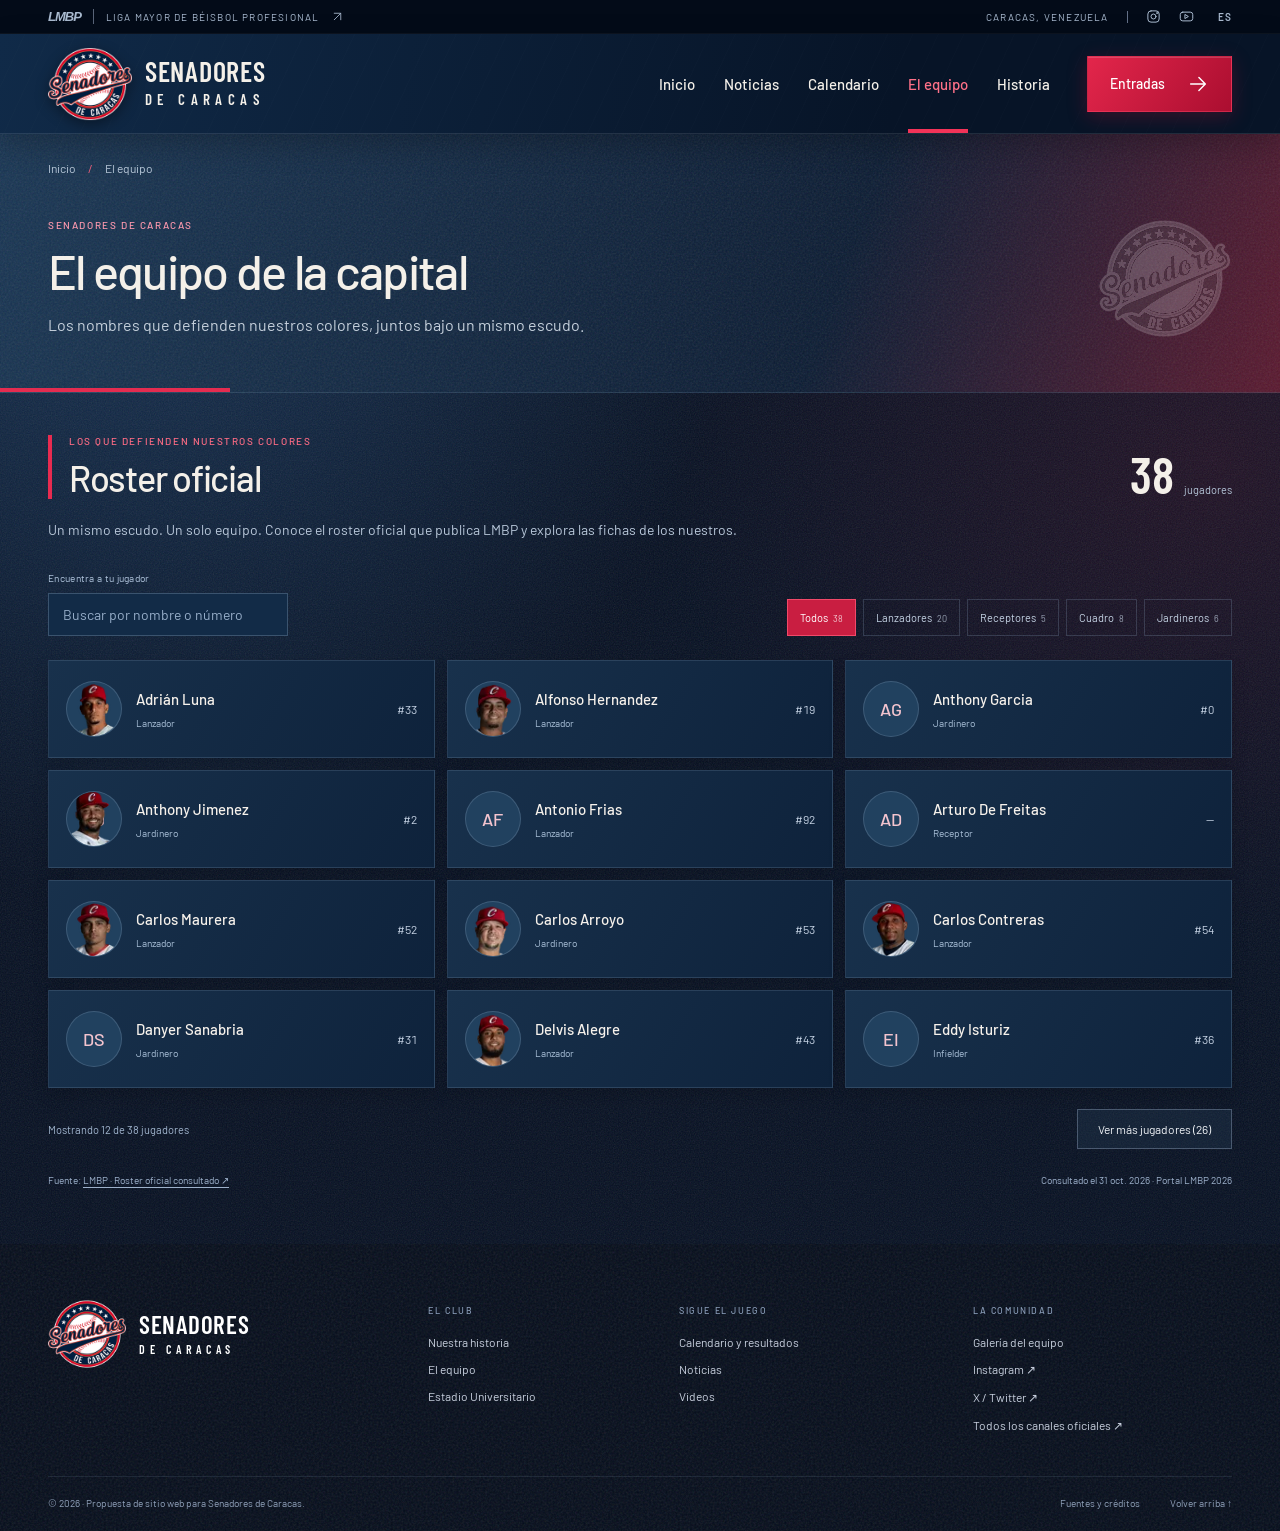
<file: equipo/index.html>
<!doctype html>
<html lang="es">
<head>
  <meta charset="utf-8">
  <meta name="viewport" content="width=device-width, initial-scale=1">
  <meta name="theme-color" content="#061b3c">
  <title>El equipo | Senadores de Caracas</title>
  <meta name="description" content="Conoce el roster de Senadores de Caracas. Busca jugadores por nombre, número o posición y consulta sus fichas.">
  <link rel="icon" href="/assets/logo.png">
  <link rel="canonical" href="https://senadoresbbc.pages.dev/equipo/">
  <meta property="og:title" content="El equipo | Senadores de Caracas">
  <meta property="og:description" content="Conoce el roster de Senadores de Caracas. Busca jugadores por nombre, número o posición y consulta sus fichas.">
  <meta property="og:type" content="website">
  <link rel="preload" href="/assets/barlow-condensed-600.ttf" as="font" type="font/ttf" crossorigin>
  <link rel="stylesheet" href="/styles.css">
  <link rel="stylesheet" href="/atmosphere.css">
  <link rel="stylesheet" href="/sports.css">
  <link rel="stylesheet" href="/pages.css">
  <script src="/app.js" defer></script>
  <script src="/sports.js" defer></script>
</head>
<body data-page="equipo">
<svg class="icon-library" xmlns="http://www.w3.org/2000/svg" aria-hidden="true"><symbol id="arrow" viewBox="0 0 24 24"><path d="M4 12h15M13 5l7 7-7 7"/></symbol><symbol id="out" viewBox="0 0 24 24"><path d="M6 18 18 6M6 6h12v12"/></symbol><symbol id="calendar-icon" viewBox="0 0 24 24"><rect x="3" y="5" width="18" height="16" rx="1"/><path d="M7 2v6M17 2v6M3 11h18M7 15h3M14 15h3"/></symbol><symbol id="cap" viewBox="0 0 24 24"><path d="M3 14v-2a8 8 0 0 1 16 0v3M3 14c3-1 7-1 11 0 3 1 5 2 7 4-5 2-10 1-13-1l-5-3ZM11 5v8"/></symbol><symbol id="chart" viewBox="0 0 24 24"><path d="M4 3v18h17M8 17v-5M13 17V7M18 17V3"/></symbol><symbol id="pin" viewBox="0 0 24 24"><path d="M20 10c0 6-8 12-8 12S4 16 4 10a8 8 0 1 1 16 0Z"/><circle cx="12" cy="10" r="3"/></symbol><symbol id="play" viewBox="0 0 24 24"><path d="m9 5 11 7-11 7V5Z"/></symbol><symbol id="instagram" viewBox="0 0 24 24"><rect x="3" y="3" width="18" height="18" rx="5"/><circle cx="12" cy="12" r="4"/><circle cx="17.5" cy="6.5" r=".7"/></symbol><symbol id="youtube" viewBox="0 0 24 24"><rect x="2" y="5" width="20" height="14" rx="4"/><path d="m10 9 5 3-5 3Z"/></symbol><symbol id="close" viewBox="0 0 24 24"><path d="m5 5 14 14M5 19 19 5"/></symbol></svg>
<a class="skip" href="#contenido">Saltar al contenido</a>
<div class="utility"><div class="wrap utility-inner"><a href="https://www.lmbp.net/" target="_blank" rel="noopener noreferrer"><span class="league-mark">LMBP</span> LIGA MAYOR DE BÉISBOL PROFESIONAL <svg class="icon tiny"><use href="#out"/></svg></a><div class="utility-right"><span>CARACAS, VENEZUELA</span><i></i><a href="https://www.instagram.com/senadores_bbc/" aria-label="Senadores en Instagram" target="_blank" rel="noopener noreferrer"><svg class="icon"><use href="#instagram"/></svg></a><a href="https://www.youtube.com/channel/UCBzE69zQajQFwbw_R2F_akQ" aria-label="Canal de YouTube de Senadores" target="_blank" rel="noopener noreferrer"><svg class="icon"><use href="#youtube"/></svg></a><span class="language">ES</span></div></div></div>
<header class="header"><div class="wrap nav-inner"><a href="/" class="brand" aria-label="Senadores de Caracas, inicio"><img src="/assets/logo.png" width="88" height="88" alt="Escudo de Senadores de Caracas"><span>SENADORES<small>DE CARACAS</small></span></a><button class="menu-toggle" aria-expanded="false" aria-controls="navigation" aria-label="Abrir menú"><span></span><span></span></button><nav id="navigation" aria-label="Navegación principal"><a class="" href="/">Inicio</a><a class="" href="/noticias/">Noticias</a><a class="" href="/calendario/">Calendario</a><a class="active" href="/equipo/" aria-current="page">El equipo</a><a class="" href="/historia/">Historia</a><a class="button red nav-ticket" href="/entradas/">Entradas <svg class="icon"><use href="#arrow"/></svg></a></nav></div></header>
<main id="contenido">
<section class="page-banner"><div class="wrap"><nav class="breadcrumb" aria-label="Ubicación actual"><a href="/">Inicio</a><span>/</span><span aria-current="page">El equipo</span></nav><div class="page-title-row"><div><span class="eyebrow">SENADORES DE CARACAS</span><h1>El equipo de la capital</h1><p>Los nombres que defienden nuestros colores, juntos bajo un mismo escudo.</p></div><img src="/assets/logo.png" alt="" width="160" height="160" aria-hidden="true"></div></div></section><section class="wrap roster-section" id="equipo">
  <div class="roster-heading"><div class="section-heading"><div><span class="eyebrow red-text">LOS QUE DEFIENDEN NUESTROS COLORES</span><h2>Roster oficial</h2></div></div><div class="roster-total"><strong id="roster-total">—</strong>jugadores</div></div>
  <p class="section-intro">Un mismo escudo. Un solo equipo. Conoce el roster oficial que publica LMBP y explora las fichas de los nuestros.</p>
  <div class="roster-tools"><label class="roster-search"><span>Encuentra a tu jugador</span><input id="roster-search" type="search" placeholder="Buscar por nombre o número" autocomplete="off"></label><div class="role-filters" id="role-filters" role="group" aria-label="Filtrar jugadores por posición"></div></div>
  <div class="roster-grid" id="roster-grid"><p class="data-message">Cargando roster oficial…</p></div>
  <div class="list-footer"><span id="roster-count" aria-live="polite"></span><button class="more-button" id="more-players" hidden>Ver más jugadores</button></div>
  <div class="section-source"><span>Fuente: <a href="https://www.lmbp.net/equipo/senadores" target="_blank" rel="noopener noreferrer">LMBP · Roster oficial consultado ↗</a></span><span id="roster-updated"></span></div>
</section>
</main>
<footer><div class="wrap footer-main"><a class="brand footer-brand" href="/"><img src="/assets/logo.png" width="100" height="100" alt="Senadores de Caracas"><span>SENADORES<small>DE CARACAS</small></span></a><div><span class="eyebrow">EL CLUB</span><a href="/historia/">Nuestra historia</a><a href="/equipo/">El equipo</a><a href="/entradas/#estadio">Estadio Universitario</a></div><div><span class="eyebrow">SIGUE EL JUEGO</span><a href="/calendario/">Calendario y resultados</a><a href="/noticias/">Noticias</a><a href="/videos/">Videos</a></div><div><span class="eyebrow">LA COMUNIDAD</span><a href="/comunidad/">Galería del equipo</a><a href="https://www.instagram.com/senadores_bbc/" target="_blank" rel="noopener noreferrer">Instagram ↗</a><a href="https://twitter.com/senadores_bbc" target="_blank" rel="noopener noreferrer">X / Twitter ↗</a><a href="https://linktr.ee/senadores_bbc" target="_blank" rel="noopener noreferrer">Todos los canales oficiales ↗</a></div></div><div class="wrap footer-bottom"><span>© 2026 · Propuesta de sitio web para Senadores de Caracas.</span><button data-open="credits">Fuentes y créditos</button><a href="#contenido">Volver arriba ↑</a></div></footer>
<dialog id="content-dialog" aria-labelledby="dialog-title"><button class="dialog-close" aria-label="Cerrar ventana"><svg class="icon"><use href="#close"/></svg></button><div id="dialog-content"></div></dialog>
</body>
</html>
</file>
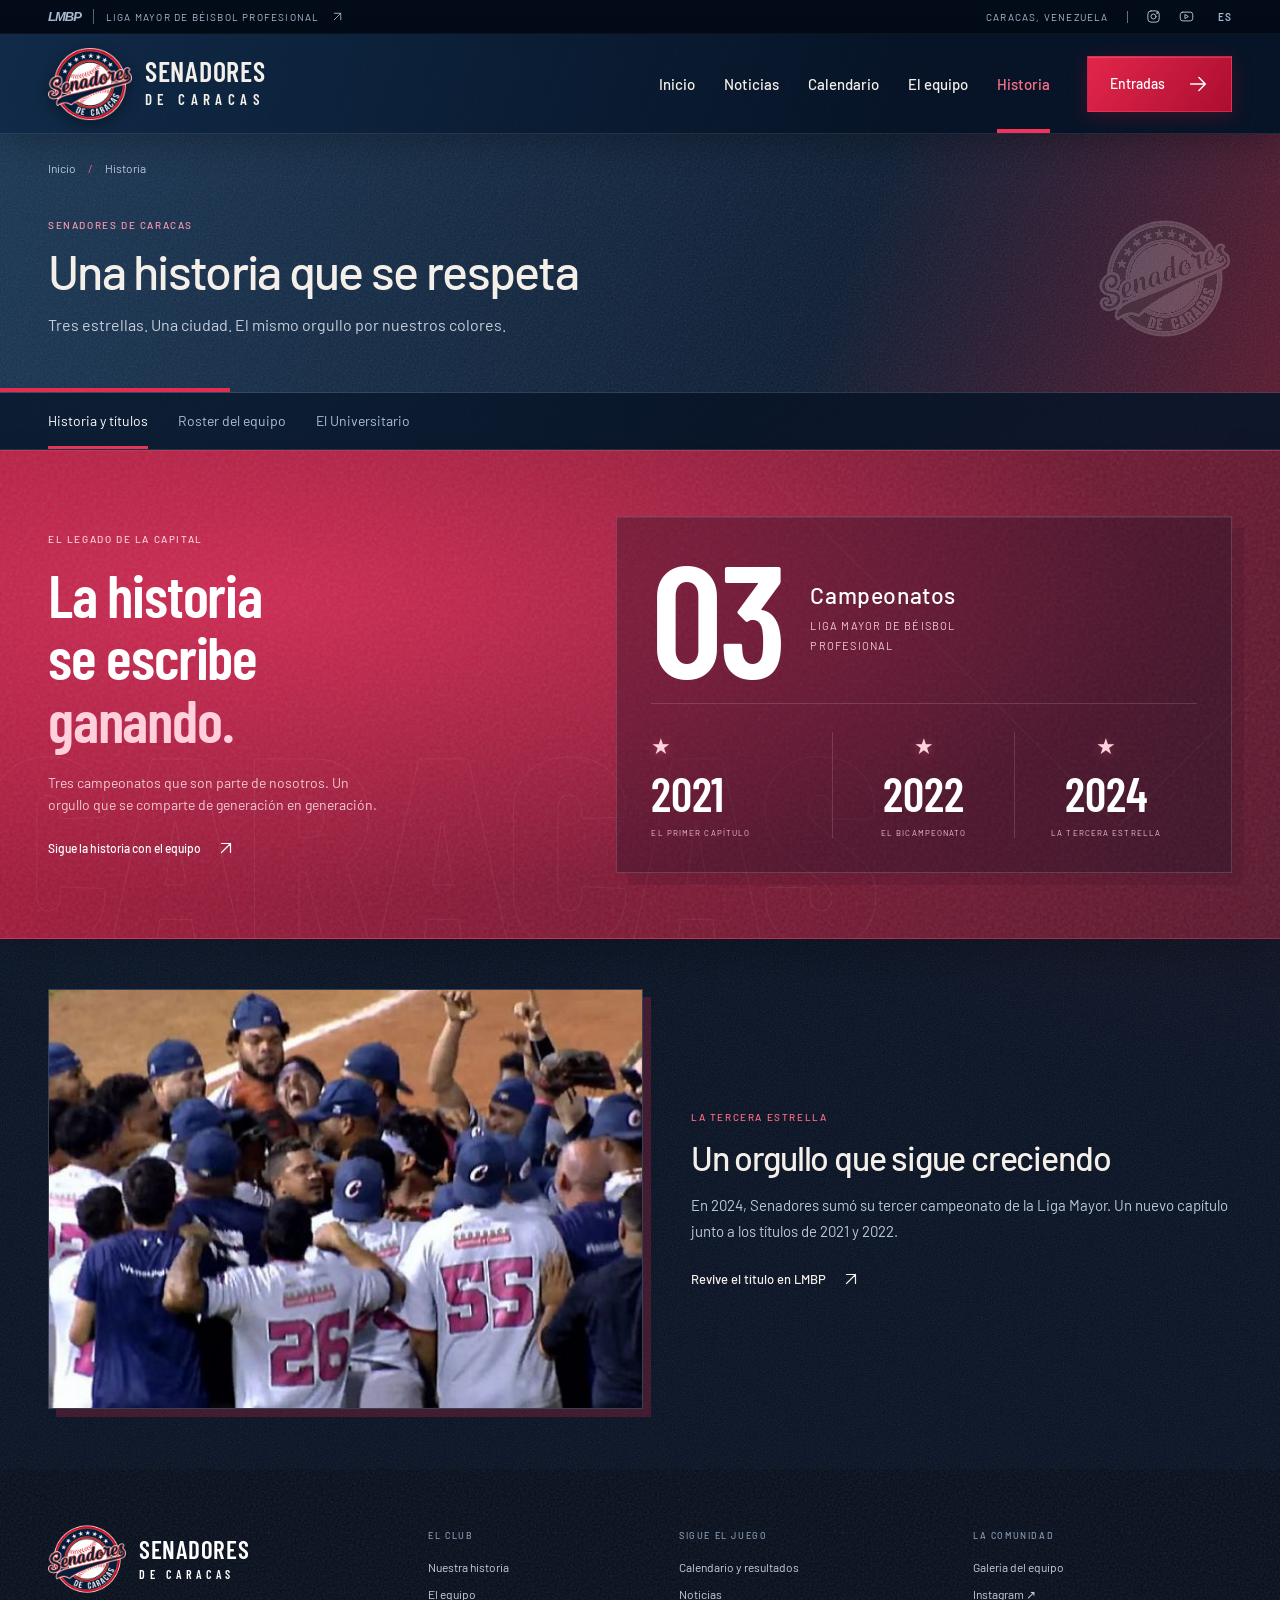
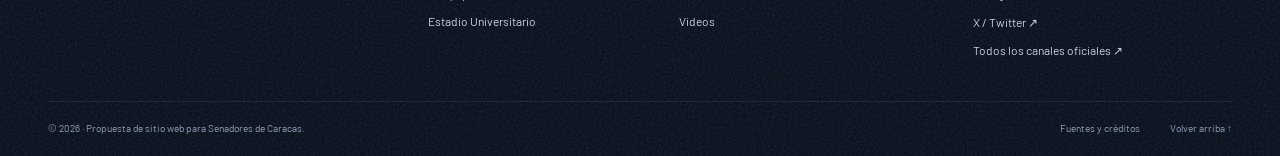
<file: historia/index.html>
<!doctype html>
<html lang="es">
<head>
  <meta charset="utf-8">
  <meta name="viewport" content="width=device-width, initial-scale=1">
  <meta name="theme-color" content="#061b3c">
  <title>Historia y títulos | Senadores de Caracas</title>
  <meta name="description" content="Los campeonatos de Senadores de Caracas: 2021, 2022 y 2024. Conoce el legado de la capital.">
  <link rel="icon" href="/assets/logo.png">
  <link rel="canonical" href="https://senadoresbbc.pages.dev/historia/">
  <meta property="og:title" content="Historia y títulos | Senadores de Caracas">
  <meta property="og:description" content="Los campeonatos de Senadores de Caracas: 2021, 2022 y 2024. Conoce el legado de la capital.">
  <meta property="og:type" content="website">
  <link rel="preload" href="/assets/barlow-condensed-600.ttf" as="font" type="font/ttf" crossorigin>
  <link rel="stylesheet" href="/styles.css">
  <link rel="stylesheet" href="/atmosphere.css">
  <link rel="stylesheet" href="/sports.css">
  <link rel="stylesheet" href="/pages.css">
  <script src="/app.js" defer></script>
  <script src="/sports.js" defer></script>
</head>
<body data-page="historia">
<svg class="icon-library" xmlns="http://www.w3.org/2000/svg" aria-hidden="true"><symbol id="arrow" viewBox="0 0 24 24"><path d="M4 12h15M13 5l7 7-7 7"/></symbol><symbol id="out" viewBox="0 0 24 24"><path d="M6 18 18 6M6 6h12v12"/></symbol><symbol id="calendar-icon" viewBox="0 0 24 24"><rect x="3" y="5" width="18" height="16" rx="1"/><path d="M7 2v6M17 2v6M3 11h18M7 15h3M14 15h3"/></symbol><symbol id="cap" viewBox="0 0 24 24"><path d="M3 14v-2a8 8 0 0 1 16 0v3M3 14c3-1 7-1 11 0 3 1 5 2 7 4-5 2-10 1-13-1l-5-3ZM11 5v8"/></symbol><symbol id="chart" viewBox="0 0 24 24"><path d="M4 3v18h17M8 17v-5M13 17V7M18 17V3"/></symbol><symbol id="pin" viewBox="0 0 24 24"><path d="M20 10c0 6-8 12-8 12S4 16 4 10a8 8 0 1 1 16 0Z"/><circle cx="12" cy="10" r="3"/></symbol><symbol id="play" viewBox="0 0 24 24"><path d="m9 5 11 7-11 7V5Z"/></symbol><symbol id="instagram" viewBox="0 0 24 24"><rect x="3" y="3" width="18" height="18" rx="5"/><circle cx="12" cy="12" r="4"/><circle cx="17.5" cy="6.5" r=".7"/></symbol><symbol id="youtube" viewBox="0 0 24 24"><rect x="2" y="5" width="20" height="14" rx="4"/><path d="m10 9 5 3-5 3Z"/></symbol><symbol id="close" viewBox="0 0 24 24"><path d="m5 5 14 14M5 19 19 5"/></symbol></svg>
<a class="skip" href="#contenido">Saltar al contenido</a>
<div class="utility"><div class="wrap utility-inner"><a href="https://www.lmbp.net/" target="_blank" rel="noopener noreferrer"><span class="league-mark">LMBP</span> LIGA MAYOR DE BÉISBOL PROFESIONAL <svg class="icon tiny"><use href="#out"/></svg></a><div class="utility-right"><span>CARACAS, VENEZUELA</span><i></i><a href="https://www.instagram.com/senadores_bbc/" aria-label="Senadores en Instagram" target="_blank" rel="noopener noreferrer"><svg class="icon"><use href="#instagram"/></svg></a><a href="https://www.youtube.com/channel/UCBzE69zQajQFwbw_R2F_akQ" aria-label="Canal de YouTube de Senadores" target="_blank" rel="noopener noreferrer"><svg class="icon"><use href="#youtube"/></svg></a><span class="language">ES</span></div></div></div>
<header class="header"><div class="wrap nav-inner"><a href="/" class="brand" aria-label="Senadores de Caracas, inicio"><img src="/assets/logo.png" width="88" height="88" alt="Escudo de Senadores de Caracas"><span>SENADORES<small>DE CARACAS</small></span></a><button class="menu-toggle" aria-expanded="false" aria-controls="navigation" aria-label="Abrir menú"><span></span><span></span></button><nav id="navigation" aria-label="Navegación principal"><a class="" href="/">Inicio</a><a class="" href="/noticias/">Noticias</a><a class="" href="/calendario/">Calendario</a><a class="" href="/equipo/">El equipo</a><a class="active" href="/historia/" aria-current="page">Historia</a><a class="button red nav-ticket" href="/entradas/">Entradas <svg class="icon"><use href="#arrow"/></svg></a></nav></div></header>
<main id="contenido">
<section class="page-banner"><div class="wrap"><nav class="breadcrumb" aria-label="Ubicación actual"><a href="/">Inicio</a><span>/</span><span aria-current="page">Historia</span></nav><div class="page-title-row"><div><span class="eyebrow">SENADORES DE CARACAS</span><h1>Una historia que se respeta</h1><p>Tres estrellas. Una ciudad. El mismo orgullo por nuestros colores.</p></div><img src="/assets/logo.png" alt="" width="160" height="160" aria-hidden="true"></div></div></section><nav class="section-nav" aria-label="El club"><div class="wrap"><a href="/historia/" class="selected" aria-current="page">Historia y títulos</a><a href="/equipo/">Roster del equipo</a><a href="/entradas/#estadio">El Universitario</a></div></nav><section class="heritage" id="historia"><div class="wrap heritage-inner"><div class="heritage-intro"><span class="eyebrow">EL LEGADO DE LA CAPITAL</span><h2>La historia<br>se escribe<br> <em>ganando.</em></h2><p>Tres campeonatos que son parte de nosotros. Un orgullo que se comparte de generación en generación.</p><a class="text-link white-link" href="https://linktr.ee/senadores_bbc" target="_blank" rel="noopener noreferrer">Sigue la historia con el equipo <svg class="icon"><use href="#out"/></svg></a></div><div class="trophy-wall"><div class="trophy-top"><span class="trophy-number">03</span><span>Campeonatos<br>LIGA MAYOR DE BÉISBOL PROFESIONAL</span></div><div class="title-years"><div><span>★</span><strong>2021</strong><small>EL PRIMER CAPÍTULO</small></div><div><span>★</span><strong>2022</strong><small>EL BICAMPEONATO</small></div><div><span>★</span><strong>2024</strong><small>LA TERCERA ESTRELLA</small></div></div></div></div></section><section class="wrap history-photo"><img src="/assets/champions.jpg" alt="Senadores de Caracas celebra el campeonato de la Liga Mayor de 2024" width="750" height="420"><div><span class="eyebrow red-text">LA TERCERA ESTRELLA</span><h2>Un orgullo que sigue creciendo</h2><p>En 2024, Senadores sumó su tercer campeonato de la Liga Mayor. Un nuevo capítulo junto a los títulos de 2021 y 2022.</p><a class="text-link" href="https://www.lmbp.net/noticia/senadores-se-proclamo-campeon-de-la-lmbp-2024" target="_blank" rel="noopener noreferrer">Revive el título en LMBP <svg class="icon"><use href="#out"/></svg></a></div></section>
</main>
<footer><div class="wrap footer-main"><a class="brand footer-brand" href="/"><img src="/assets/logo.png" width="100" height="100" alt="Senadores de Caracas"><span>SENADORES<small>DE CARACAS</small></span></a><div><span class="eyebrow">EL CLUB</span><a href="/historia/">Nuestra historia</a><a href="/equipo/">El equipo</a><a href="/entradas/#estadio">Estadio Universitario</a></div><div><span class="eyebrow">SIGUE EL JUEGO</span><a href="/calendario/">Calendario y resultados</a><a href="/noticias/">Noticias</a><a href="/videos/">Videos</a></div><div><span class="eyebrow">LA COMUNIDAD</span><a href="/comunidad/">Galería del equipo</a><a href="https://www.instagram.com/senadores_bbc/" target="_blank" rel="noopener noreferrer">Instagram ↗</a><a href="https://twitter.com/senadores_bbc" target="_blank" rel="noopener noreferrer">X / Twitter ↗</a><a href="https://linktr.ee/senadores_bbc" target="_blank" rel="noopener noreferrer">Todos los canales oficiales ↗</a></div></div><div class="wrap footer-bottom"><span>© 2026 · Propuesta de sitio web para Senadores de Caracas.</span><button data-open="credits">Fuentes y créditos</button><a href="#contenido">Volver arriba ↑</a></div></footer>
<dialog id="content-dialog" aria-labelledby="dialog-title"><button class="dialog-close" aria-label="Cerrar ventana"><svg class="icon"><use href="#close"/></svg></button><div id="dialog-content"></div></dialog>
</body>
</html>
</file>
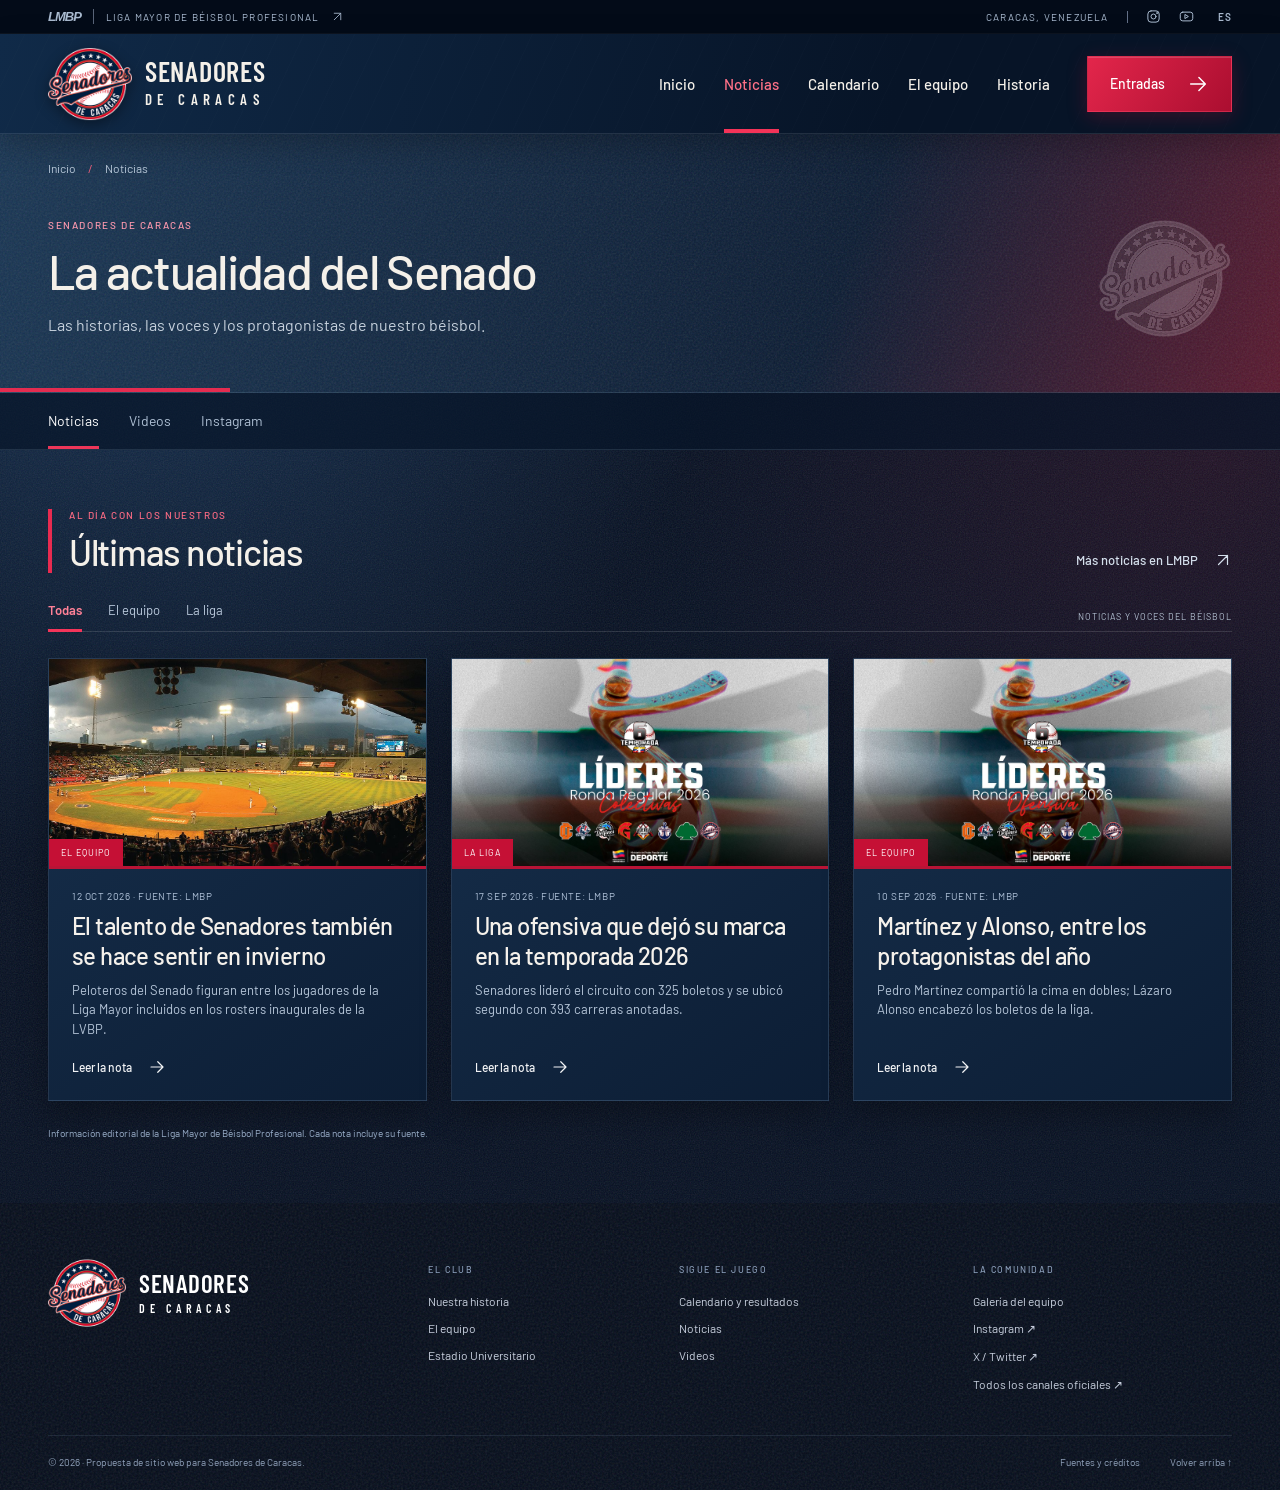
<file: noticias/index.html>
<!doctype html>
<html lang="es">
<head>
  <meta charset="utf-8">
  <meta name="viewport" content="width=device-width, initial-scale=1">
  <meta name="theme-color" content="#061b3c">
  <title>Noticias | Senadores de Caracas</title>
  <meta name="description" content="La actualidad de Senadores de Caracas y las noticias de la Liga Mayor de Béisbol Profesional.">
  <link rel="icon" href="/assets/logo.png">
  <link rel="canonical" href="https://senadoresbbc.pages.dev/noticias/">
  <meta property="og:title" content="Noticias | Senadores de Caracas">
  <meta property="og:description" content="La actualidad de Senadores de Caracas y las noticias de la Liga Mayor de Béisbol Profesional.">
  <meta property="og:type" content="website">
  <link rel="preload" href="/assets/barlow-condensed-600.ttf" as="font" type="font/ttf" crossorigin>
  <link rel="stylesheet" href="/styles.css">
  <link rel="stylesheet" href="/atmosphere.css">
  <link rel="stylesheet" href="/sports.css">
  <link rel="stylesheet" href="/pages.css">
  <script src="/app.js" defer></script>
  <script src="/sports.js" defer></script>
</head>
<body data-page="noticias">
<svg class="icon-library" xmlns="http://www.w3.org/2000/svg" aria-hidden="true"><symbol id="arrow" viewBox="0 0 24 24"><path d="M4 12h15M13 5l7 7-7 7"/></symbol><symbol id="out" viewBox="0 0 24 24"><path d="M6 18 18 6M6 6h12v12"/></symbol><symbol id="calendar-icon" viewBox="0 0 24 24"><rect x="3" y="5" width="18" height="16" rx="1"/><path d="M7 2v6M17 2v6M3 11h18M7 15h3M14 15h3"/></symbol><symbol id="cap" viewBox="0 0 24 24"><path d="M3 14v-2a8 8 0 0 1 16 0v3M3 14c3-1 7-1 11 0 3 1 5 2 7 4-5 2-10 1-13-1l-5-3ZM11 5v8"/></symbol><symbol id="chart" viewBox="0 0 24 24"><path d="M4 3v18h17M8 17v-5M13 17V7M18 17V3"/></symbol><symbol id="pin" viewBox="0 0 24 24"><path d="M20 10c0 6-8 12-8 12S4 16 4 10a8 8 0 1 1 16 0Z"/><circle cx="12" cy="10" r="3"/></symbol><symbol id="play" viewBox="0 0 24 24"><path d="m9 5 11 7-11 7V5Z"/></symbol><symbol id="instagram" viewBox="0 0 24 24"><rect x="3" y="3" width="18" height="18" rx="5"/><circle cx="12" cy="12" r="4"/><circle cx="17.5" cy="6.5" r=".7"/></symbol><symbol id="youtube" viewBox="0 0 24 24"><rect x="2" y="5" width="20" height="14" rx="4"/><path d="m10 9 5 3-5 3Z"/></symbol><symbol id="close" viewBox="0 0 24 24"><path d="m5 5 14 14M5 19 19 5"/></symbol></svg>
<a class="skip" href="#contenido">Saltar al contenido</a>
<div class="utility"><div class="wrap utility-inner"><a href="https://www.lmbp.net/" target="_blank" rel="noopener noreferrer"><span class="league-mark">LMBP</span> LIGA MAYOR DE BÉISBOL PROFESIONAL <svg class="icon tiny"><use href="#out"/></svg></a><div class="utility-right"><span>CARACAS, VENEZUELA</span><i></i><a href="https://www.instagram.com/senadores_bbc/" aria-label="Senadores en Instagram" target="_blank" rel="noopener noreferrer"><svg class="icon"><use href="#instagram"/></svg></a><a href="https://www.youtube.com/channel/UCBzE69zQajQFwbw_R2F_akQ" aria-label="Canal de YouTube de Senadores" target="_blank" rel="noopener noreferrer"><svg class="icon"><use href="#youtube"/></svg></a><span class="language">ES</span></div></div></div>
<header class="header"><div class="wrap nav-inner"><a href="/" class="brand" aria-label="Senadores de Caracas, inicio"><img src="/assets/logo.png" width="88" height="88" alt="Escudo de Senadores de Caracas"><span>SENADORES<small>DE CARACAS</small></span></a><button class="menu-toggle" aria-expanded="false" aria-controls="navigation" aria-label="Abrir menú"><span></span><span></span></button><nav id="navigation" aria-label="Navegación principal"><a class="" href="/">Inicio</a><a class="active" href="/noticias/" aria-current="page">Noticias</a><a class="" href="/calendario/">Calendario</a><a class="" href="/equipo/">El equipo</a><a class="" href="/historia/">Historia</a><a class="button red nav-ticket" href="/entradas/">Entradas <svg class="icon"><use href="#arrow"/></svg></a></nav></div></header>
<main id="contenido">
<section class="page-banner"><div class="wrap"><nav class="breadcrumb" aria-label="Ubicación actual"><a href="/">Inicio</a><span>/</span><span aria-current="page">Noticias</span></nav><div class="page-title-row"><div><span class="eyebrow">SENADORES DE CARACAS</span><h1>La actualidad del Senado</h1><p>Las historias, las voces y los protagonistas de nuestro béisbol.</p></div><img src="/assets/logo.png" alt="" width="160" height="160" aria-hidden="true"></div></div></section><nav class="section-nav" aria-label="Contenido de actualidad"><div class="wrap"><a href="/noticias/" class="selected" aria-current="page">Noticias</a><a href="/videos/">Videos</a><a href="/comunidad/">Instagram</a></div></nav><section class="wrap news-section" id="noticias"><div class="section-heading"><div><span class="eyebrow red-text">AL DÍA CON LOS NUESTROS</span><h2>Últimas noticias</h2></div><a class="text-link" href="https://www.lmbp.net/noticias" target="_blank" rel="noopener noreferrer">Más noticias en LMBP <svg class="icon"><use href="#out"/></svg></a></div><div class="news-toolbar"><div class="filters" aria-label="Filtrar noticias"><button class="selected" data-filter="all" aria-pressed="true">Todas</button><button data-filter="equipo" aria-pressed="false">El equipo</button><button data-filter="liga" aria-pressed="false">La liga</button></div><span>NOTICIAS Y VOCES DEL BÉISBOL</span></div><div class="news-grid" id="news-grid"></div><p class="news-source">Información editorial de la Liga Mayor de Béisbol Profesional. Cada nota incluye su fuente.</p></section>
</main>
<footer><div class="wrap footer-main"><a class="brand footer-brand" href="/"><img src="/assets/logo.png" width="100" height="100" alt="Senadores de Caracas"><span>SENADORES<small>DE CARACAS</small></span></a><div><span class="eyebrow">EL CLUB</span><a href="/historia/">Nuestra historia</a><a href="/equipo/">El equipo</a><a href="/entradas/#estadio">Estadio Universitario</a></div><div><span class="eyebrow">SIGUE EL JUEGO</span><a href="/calendario/">Calendario y resultados</a><a href="/noticias/">Noticias</a><a href="/videos/">Videos</a></div><div><span class="eyebrow">LA COMUNIDAD</span><a href="/comunidad/">Galería del equipo</a><a href="https://www.instagram.com/senadores_bbc/" target="_blank" rel="noopener noreferrer">Instagram ↗</a><a href="https://twitter.com/senadores_bbc" target="_blank" rel="noopener noreferrer">X / Twitter ↗</a><a href="https://linktr.ee/senadores_bbc" target="_blank" rel="noopener noreferrer">Todos los canales oficiales ↗</a></div></div><div class="wrap footer-bottom"><span>© 2026 · Propuesta de sitio web para Senadores de Caracas.</span><button data-open="credits">Fuentes y créditos</button><a href="#contenido">Volver arriba ↑</a></div></footer>
<dialog id="content-dialog" aria-labelledby="dialog-title"><button class="dialog-close" aria-label="Cerrar ventana"><svg class="icon"><use href="#close"/></svg></button><div id="dialog-content"></div></dialog>
</body>
</html>
</file>
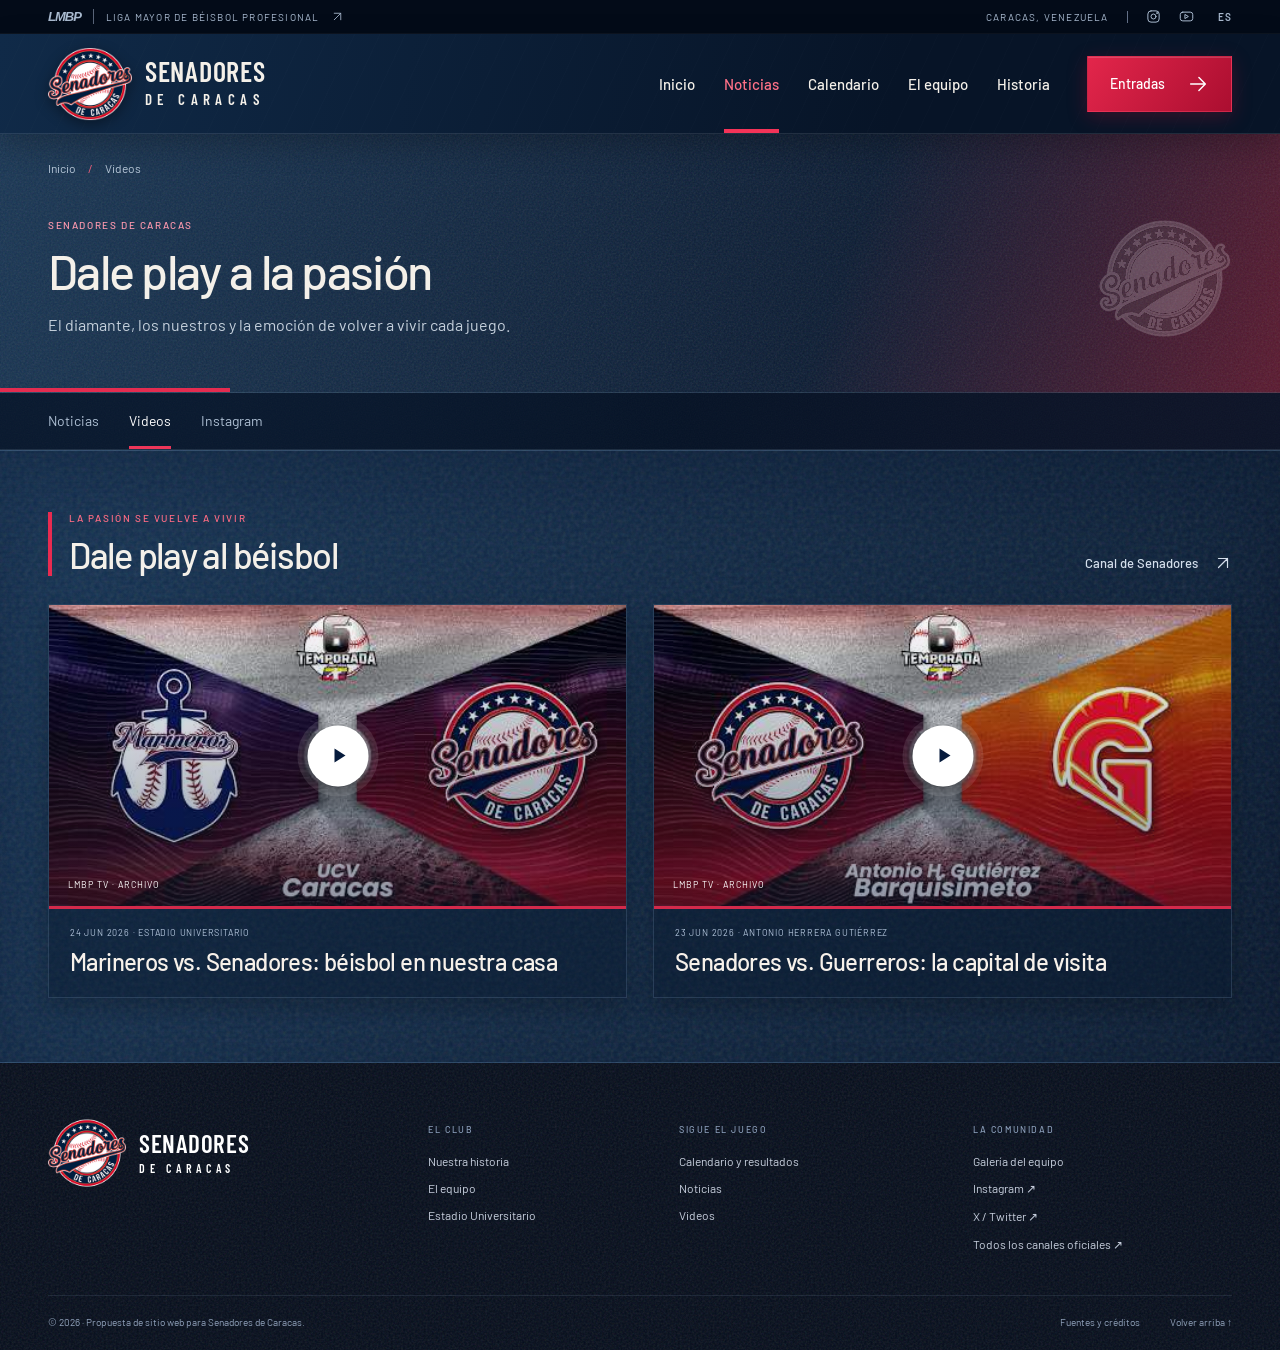
<file: videos/index.html>
<!doctype html>
<html lang="es">
<head>
  <meta charset="utf-8">
  <meta name="viewport" content="width=device-width, initial-scale=1">
  <meta name="theme-color" content="#061b3c">
  <title>Videos | Senadores de Caracas</title>
  <meta name="description" content="Vuelve a vivir el béisbol de Senadores de Caracas con las transmisiones de archivo de LMBP TV.">
  <link rel="icon" href="/assets/logo.png">
  <link rel="canonical" href="https://senadoresbbc.pages.dev/videos/">
  <meta property="og:title" content="Videos | Senadores de Caracas">
  <meta property="og:description" content="Vuelve a vivir el béisbol de Senadores de Caracas con las transmisiones de archivo de LMBP TV.">
  <meta property="og:type" content="website">
  <link rel="preload" href="/assets/barlow-condensed-600.ttf" as="font" type="font/ttf" crossorigin>
  <link rel="stylesheet" href="/styles.css">
  <link rel="stylesheet" href="/atmosphere.css">
  <link rel="stylesheet" href="/sports.css">
  <link rel="stylesheet" href="/pages.css">
  <script src="/app.js" defer></script>
  <script src="/sports.js" defer></script>
</head>
<body data-page="videos">
<svg class="icon-library" xmlns="http://www.w3.org/2000/svg" aria-hidden="true"><symbol id="arrow" viewBox="0 0 24 24"><path d="M4 12h15M13 5l7 7-7 7"/></symbol><symbol id="out" viewBox="0 0 24 24"><path d="M6 18 18 6M6 6h12v12"/></symbol><symbol id="calendar-icon" viewBox="0 0 24 24"><rect x="3" y="5" width="18" height="16" rx="1"/><path d="M7 2v6M17 2v6M3 11h18M7 15h3M14 15h3"/></symbol><symbol id="cap" viewBox="0 0 24 24"><path d="M3 14v-2a8 8 0 0 1 16 0v3M3 14c3-1 7-1 11 0 3 1 5 2 7 4-5 2-10 1-13-1l-5-3ZM11 5v8"/></symbol><symbol id="chart" viewBox="0 0 24 24"><path d="M4 3v18h17M8 17v-5M13 17V7M18 17V3"/></symbol><symbol id="pin" viewBox="0 0 24 24"><path d="M20 10c0 6-8 12-8 12S4 16 4 10a8 8 0 1 1 16 0Z"/><circle cx="12" cy="10" r="3"/></symbol><symbol id="play" viewBox="0 0 24 24"><path d="m9 5 11 7-11 7V5Z"/></symbol><symbol id="instagram" viewBox="0 0 24 24"><rect x="3" y="3" width="18" height="18" rx="5"/><circle cx="12" cy="12" r="4"/><circle cx="17.5" cy="6.5" r=".7"/></symbol><symbol id="youtube" viewBox="0 0 24 24"><rect x="2" y="5" width="20" height="14" rx="4"/><path d="m10 9 5 3-5 3Z"/></symbol><symbol id="close" viewBox="0 0 24 24"><path d="m5 5 14 14M5 19 19 5"/></symbol></svg>
<a class="skip" href="#contenido">Saltar al contenido</a>
<div class="utility"><div class="wrap utility-inner"><a href="https://www.lmbp.net/" target="_blank" rel="noopener noreferrer"><span class="league-mark">LMBP</span> LIGA MAYOR DE BÉISBOL PROFESIONAL <svg class="icon tiny"><use href="#out"/></svg></a><div class="utility-right"><span>CARACAS, VENEZUELA</span><i></i><a href="https://www.instagram.com/senadores_bbc/" aria-label="Senadores en Instagram" target="_blank" rel="noopener noreferrer"><svg class="icon"><use href="#instagram"/></svg></a><a href="https://www.youtube.com/channel/UCBzE69zQajQFwbw_R2F_akQ" aria-label="Canal de YouTube de Senadores" target="_blank" rel="noopener noreferrer"><svg class="icon"><use href="#youtube"/></svg></a><span class="language">ES</span></div></div></div>
<header class="header"><div class="wrap nav-inner"><a href="/" class="brand" aria-label="Senadores de Caracas, inicio"><img src="/assets/logo.png" width="88" height="88" alt="Escudo de Senadores de Caracas"><span>SENADORES<small>DE CARACAS</small></span></a><button class="menu-toggle" aria-expanded="false" aria-controls="navigation" aria-label="Abrir menú"><span></span><span></span></button><nav id="navigation" aria-label="Navegación principal"><a class="" href="/">Inicio</a><a class="active" href="/noticias/" aria-current="page">Noticias</a><a class="" href="/calendario/">Calendario</a><a class="" href="/equipo/">El equipo</a><a class="" href="/historia/">Historia</a><a class="button red nav-ticket" href="/entradas/">Entradas <svg class="icon"><use href="#arrow"/></svg></a></nav></div></header>
<main id="contenido">
<section class="page-banner"><div class="wrap"><nav class="breadcrumb" aria-label="Ubicación actual"><a href="/">Inicio</a><span>/</span><span aria-current="page">Videos</span></nav><div class="page-title-row"><div><span class="eyebrow">SENADORES DE CARACAS</span><h1>Dale play a la pasión</h1><p>El diamante, los nuestros y la emoción de volver a vivir cada juego.</p></div><img src="/assets/logo.png" alt="" width="160" height="160" aria-hidden="true"></div></div></section><nav class="section-nav" aria-label="Contenido de actualidad"><div class="wrap"><a href="/noticias/">Noticias</a><a href="/videos/" class="selected" aria-current="page">Videos</a><a href="/comunidad/">Instagram</a></div></nav><section class="video-section" id="videos"><div class="wrap"><div class="section-heading"><div><span class="eyebrow red-text">LA PASIÓN SE VUELVE A VIVIR</span><h2>Dale play al béisbol</h2></div><a class="text-link" href="https://www.youtube.com/channel/UCBzE69zQajQFwbw_R2F_akQ" target="_blank" rel="noopener noreferrer">Canal de Senadores <svg class="icon"><use href="#out"/></svg></a></div><div class="video-grid"><button class="video-card" data-video="6Sy5_ggZcqY" data-title="Marineros vs. Senadores · 24 de junio de 2026"><span class="video-image"><img src="/assets/video-home.jpg" loading="lazy" alt="Transmisión del encuentro entre Marineros y Senadores" width="480" height="360"><span class="play-circle"><svg class="icon"><use href="#play"/></svg></span><span class="video-label">LMBP TV · ARCHIVO</span></span><span class="video-meta">24 JUN 2026 · ESTADIO UNIVERSITARIO</span><h3>Marineros vs. Senadores: béisbol en nuestra casa</h3></button><button class="video-card" data-video="TDyMSKZMZ6w" data-title="Senadores vs. Guerreros · 23 de junio de 2026"><span class="video-image"><img src="/assets/video-away.jpg" loading="lazy" alt="Transmisión del encuentro entre Senadores y Guerreros" width="480" height="360"><span class="play-circle"><svg class="icon"><use href="#play"/></svg></span><span class="video-label">LMBP TV · ARCHIVO</span></span><span class="video-meta">23 JUN 2026 · ANTONIO HERRERA GUTIÉRREZ</span><h3>Senadores vs. Guerreros: la capital de visita</h3></button></div></div></section>
</main>
<footer><div class="wrap footer-main"><a class="brand footer-brand" href="/"><img src="/assets/logo.png" width="100" height="100" alt="Senadores de Caracas"><span>SENADORES<small>DE CARACAS</small></span></a><div><span class="eyebrow">EL CLUB</span><a href="/historia/">Nuestra historia</a><a href="/equipo/">El equipo</a><a href="/entradas/#estadio">Estadio Universitario</a></div><div><span class="eyebrow">SIGUE EL JUEGO</span><a href="/calendario/">Calendario y resultados</a><a href="/noticias/">Noticias</a><a href="/videos/">Videos</a></div><div><span class="eyebrow">LA COMUNIDAD</span><a href="/comunidad/">Galería del equipo</a><a href="https://www.instagram.com/senadores_bbc/" target="_blank" rel="noopener noreferrer">Instagram ↗</a><a href="https://twitter.com/senadores_bbc" target="_blank" rel="noopener noreferrer">X / Twitter ↗</a><a href="https://linktr.ee/senadores_bbc" target="_blank" rel="noopener noreferrer">Todos los canales oficiales ↗</a></div></div><div class="wrap footer-bottom"><span>© 2026 · Propuesta de sitio web para Senadores de Caracas.</span><button data-open="credits">Fuentes y créditos</button><a href="#contenido">Volver arriba ↑</a></div></footer>
<dialog id="content-dialog" aria-labelledby="dialog-title"><button class="dialog-close" aria-label="Cerrar ventana"><svg class="icon"><use href="#close"/></svg></button><div id="dialog-content"></div></dialog>
</body>
</html>
</file>
<file: styles.css>
@font-face{font-family:Barlow;src:url('assets/barlow-400.ttf') format('truetype');font-weight:400;font-display:swap}@font-face{font-family:Barlow Condensed;src:url('assets/barlow-condensed-800.ttf') format('truetype');font-weight:800;font-display:swap}
:root{--navy:#061b3c;--red:#c51035;--ink:#0b1c36;--muted:#68717e;--line:#dfe2e7;--off:#f3f4f6;--display:'Barlow Condensed',Impact,'Arial Narrow',sans-serif;--body:Barlow,Arial,sans-serif}*{box-sizing:border-box}html{scroll-behavior:smooth;scroll-padding-top:112px}body{margin:0;font-family:var(--body);color:var(--ink);font-size:16px;background:#fff}body.modal-open{overflow:hidden}button,a{-webkit-tap-highlight-color:transparent}button,input{font:inherit}button{cursor:pointer}a{color:inherit;text-decoration:none}button{color:inherit}img{display:block;max-width:100%;object-fit:cover}button{border:0;background:none}button,a{touch-action:manipulation}button:focus-visible,a:focus-visible{outline:3px solid #2377d3;outline-offset:5px}h1,h2,h3,p{margin:0}h1,h2,h3{font-family:var(--display);font-weight:800}h2{line-height:1}button:disabled{cursor:default}.wrap{width:calc(100% - 96px);max-width:1376px;margin:auto}.icon-library{display:none}.icon{width:22px;height:22px;fill:none;stroke:currentColor;stroke-width:1.6;stroke-linecap:round;stroke-linejoin:round;flex-shrink:0;vertical-align:middle}.tiny{width:13px;height:13px}.skip{position:fixed;left:12px;top:-60px;padding:14px;background:#fff;z-index:100}.skip:focus{top:10px}.utility{background:var(--navy);color:white;font-size:10px;letter-spacing:1.2px;height:34px}.utility-inner,.utility-inner>a,.utility-right{display:flex;align-items:center}.utility-inner{justify-content:space-between;height:100%}.utility-inner>a{gap:12px}.league-mark{font:bold italic 13px Arial;letter-spacing:-1px;border-right:1px solid #596478;padding-right:12px}.utility-right{gap:18px}.utility-right .icon{height:15px;width:15px}.utility-right i{height:12px;width:1px;background:#637087}.language{font-weight:bold;margin-left:6px}.header{background:white;position:sticky;top:0;z-index:20;border-bottom:1px solid var(--line)}.nav-inner{height:99px;display:flex;align-items:center;justify-content:space-between;gap:20px}.brand{display:flex;align-items:center;gap:13px}.brand img{width:84px;height:84px;object-fit:contain}.brand>span{font:800 28px/.88 var(--display);letter-spacing:.3px}.brand small{display:block;font:800 15px/1.2 var(--display);letter-spacing:5.4px;margin-top:7px}.nav-inner nav{align-items:center;display:flex;gap:29px;height:100%}.nav-inner nav>a:not(.button),.nav-inner nav>button:not(.button){font-size:15px;font-weight:bold;position:relative;height:100%;display:flex;align-items:center;padding:0}.nav-inner nav>a:not(.button):after,.nav-inner nav>button:not(.button):after{content:'';position:absolute;bottom:0;left:0;right:0;height:3px;background:var(--red);transform:scaleX(0);transition:transform .2s}.nav-inner nav>a.active:after,.nav-inner nav>a:hover:after,.nav-inner nav>button:hover:after{transform:scaleX(1)}.nav-inner nav>a.active{color:var(--red)}.button{display:inline-flex;align-items:center;justify-content:center;gap:22px;font-size:14px;font-weight:bold;padding:16px 22px;min-height:48px;transition:background .2s,transform .2s}.button:hover{transform:translateY(-2px)}.red{background:var(--red);color:white}.red:hover{background:#a50b2b}.light{background:#fff;color:var(--navy)}.light:hover{background:#e9edf3}.navy{background:var(--navy);color:white}.navy:hover{background:#133663}.outline{border:1px solid var(--navy)}.outline:hover{background:var(--navy);color:#fff}.nav-ticket{margin-left:8px}.menu-toggle{display:none}.season-bar{background:var(--off);border-bottom:1px solid var(--line)}.season-inner{min-height:53px;display:flex;align-items:center;justify-content:space-between;gap:20px}.season-status{display:flex;align-items:center;gap:10px;font-size:12px}.season-status strong{font-size:11px;letter-spacing:1.2px}.status-dot{height:6px;width:6px;background:var(--red);border-radius:50%}.season-note{border-left:1px solid #c9cdd4;margin-left:9px;padding-left:19px;color:#536074}.season-inner>button{font-size:12px;display:flex;align-items:center;gap:13px}.season-inner .icon{width:17px}.front-page{padding-top:26px}.hero-grid{display:grid;grid-template-columns:minmax(0,2.15fr) minmax(280px,1fr);gap:20px}.hero{position:relative;min-height:558px;background:var(--navy);overflow:hidden;color:white}.hero-photo{position:absolute;inset:0;width:100%;height:100%;object-position:52% 50%;transition:transform .8s}.hero:hover .hero-photo{transform:scale(1.025)}.hero-shade{position:absolute;inset:0;background:linear-gradient(0deg,rgba(2,16,38,.96),rgba(2,16,38,.08) 85%),linear-gradient(90deg,rgba(2,16,38,.35),transparent)}.hero-top{position:absolute;top:26px;left:30px;right:30px;display:flex;justify-content:space-between;align-items:center;gap:10px}.eyebrow{font-size:10px;font-weight:bold;letter-spacing:1.6px;display:block}.white{color:white}.red-text{color:var(--red)}.hero-location{font-size:10px;letter-spacing:1px;opacity:.8}.hero-copy{position:absolute;left:38px;bottom:39px;right:25px}.mini-label{font-size:11px;letter-spacing:2px;display:flex;align-items:center;gap:10px;margin-bottom:15px}.mini-label span{width:24px;height:3px;background:var(--red)}h1{font-size:clamp(58px,5.9vw,88px);line-height:.88;letter-spacing:-.7px}.hero h1>span{color:#ec254b}.hero-copy p{font-size:16px;margin-top:19px;color:#dce1e9;line-height:1.4}.hero-copy .button{margin-top:25px;gap:38px}.photo-credit{position:absolute;right:15px;bottom:15px;font-size:8px;letter-spacing:1px;color:#c4cbd5;writing-mode:vertical-rl}.hero-side{display:flex;flex-direction:column;gap:20px}.feature-story{border:1px solid var(--line);background:#fff;flex:1;display:flex;flex-direction:column}.feature-photo{position:relative;height:195px;overflow:hidden}.feature-photo img{width:100%;height:100%;transition:transform .5s}.feature-story:hover img{transform:scale(1.04)}.tag{position:absolute;bottom:0;left:0;color:white;background:var(--red);font-size:9px;padding:9px 12px;font-weight:bold;letter-spacing:1px}.feature-copy{padding:22px 24px 23px}.feature-copy h2{font-size:31px;line-height:1.03;margin:9px 0 16px;max-width:290px}.text-link{display:inline-flex;align-items:center;gap:16px;font-size:13px;font-weight:bold}.text-link .icon{width:18px;height:18px;transition:transform .2s}.text-link:hover .icon{transform:translateX(3px)}.champion-card{display:flex;position:relative;align-items:flex-end;justify-content:space-between;gap:10px;background:var(--navy);color:white;padding:26px 25px;overflow:hidden;min-height:170px}.champion-card:before{content:'C';position:absolute;right:-15px;top:-47px;font:800 240px/1 var(--display);color:#ffffff06;transform:skew(-12deg)}.champion-card .eyebrow{font-size:8px;color:#b8c0ce;letter-spacing:1.35px}.champion-card h2{font-size:35px;line-height:.95;margin-top:12px}.champion-card h2>span{display:block;font-size:15px;letter-spacing:2.2px;margin-top:6px}.champion-card>.icon{width:20px;position:relative}.champion-years{display:flex;gap:17px;font-size:12px;letter-spacing:.5px;color:#e8ebf0;margin-top:18px}.champion-years span::first-letter{color:#ec254b}.quicklinks{display:grid;grid-template-columns:repeat(4,1fr);border-bottom:1px solid var(--line);margin-top:23px;padding:22px 0 24px}.quicklinks>a,.quicklinks>button{display:flex;align-items:center;text-align:left;gap:15px;padding:0 22px;border-right:1px solid var(--line)}.quicklinks>:first-child{padding-left:0}.quicklinks>:last-child{border:0;padding-right:0}.quicklinks .quick-icon{width:27px;height:27px;color:var(--red)}.quicklinks span{flex:1}.quicklinks strong,.quicklinks small{display:block}.quicklinks strong{font-size:15px}.quicklinks small{font-size:12px;color:var(--muted);margin-top:4px}.quicklinks .icon:last-child{width:16px}.quicklinks a:hover strong,.quicklinks button:hover strong{color:var(--red)}.news-section{padding-top:65px;padding-bottom:61px;scroll-margin-top:25px}.section-heading{display:flex;align-items:flex-end;justify-content:space-between;gap:25px}.section-heading h2{font-size:39px;margin-top:10px}.section-heading>.text-link{margin-bottom:4px;white-space:nowrap}.news-toolbar{display:flex;justify-content:space-between;align-items:center;border-bottom:1px solid var(--line);margin-top:29px}.filters{display:flex;gap:26px}.filters button{font-size:13px;position:relative;padding:0 0 13px}.filters .selected{color:var(--red);font-weight:bold}.filters .selected:after{content:'';height:3px;background:var(--red);position:absolute;bottom:-1px;left:0;right:0}.news-toolbar>span{font-size:9px;color:var(--muted);letter-spacing:1px}.news-grid{display:grid;grid-template-columns:repeat(3,1fr);gap:25px;margin-top:26px;min-height:340px}.news-card{display:flex;flex-direction:column;text-align:left;padding:0;align-self:start}.news-card[hidden]{display:none}.news-image{position:relative;display:block;width:100%;aspect-ratio:1.8;overflow:hidden;background:var(--off)}.news-image>img{width:100%;height:100%;transition:transform .5s}.news-card:hover .news-image>img{transform:scale(1.05)}.news-category{position:absolute;bottom:0;left:0;background:var(--red);color:white;letter-spacing:1px;font-size:9px;padding:8px 12px}.news-date{display:block;font-size:10px;color:var(--muted);letter-spacing:.6px;margin-top:17px}.news-card h3{font-size:27px;line-height:1.06;margin-top:9px;text-wrap:balance}.news-card:hover h3{color:var(--red)}.news-card p{font-size:13px;line-height:1.5;color:#636d7c;margin-top:10px}.news-card .text-link{margin-top:16px;font-size:12px}.news-source{font-size:10px;color:var(--muted);margin-top:26px}.heritage{background:var(--navy);color:#fff;position:relative;overflow:hidden}.heritage:after{content:'';position:absolute;width:500px;height:500px;border:1px solid #ffffff0b;transform:rotate(45deg);right:-90px;top:-230px;pointer-events:none}.heritage-inner{padding-top:62px;padding-bottom:62px;display:grid;grid-template-columns:1fr 1.3fr;gap:95px;align-items:center}.heritage-intro .eyebrow{color:#abb8cd}.heritage-intro h2{font-size:54px;line-height:.94;margin-top:18px}.heritage-intro h2 em{color:#f02c4e;font-style:normal}.heritage-intro p{font-size:14px;color:#b8c4d5;line-height:1.6;max-width:340px;margin-top:22px}.white-link{color:white;margin-top:22px;font-size:12px}.trophy-wall{position:relative;z-index:1}.trophy-top{display:flex;align-items:center;gap:27px;border-bottom:1px solid #ffffff24;padding-bottom:24px}.trophy-number{font:800 160px/.8 var(--display);letter-spacing:-5px}.trophy-top>span:last-child{font-size:11px;line-height:1.8;letter-spacing:1.2px;color:#b9c5d6;max-width:220px}.trophy-top>span:last-child::first-line{font-family:var(--display);font-size:30px;color:#fff;letter-spacing:.6px}.title-years{display:grid;grid-template-columns:repeat(3,1fr);margin-top:28px}.title-years>div{border-right:1px solid #ffffff24;text-align:center;padding:0 10px}.title-years>div:first-child{text-align:left;padding-left:0}.title-years>div:last-child{border:0}.title-years span{display:block;color:#e92c4c;font-size:22px}.title-years strong{font:800 47px/1.2 var(--display);display:block;margin-top:6px}.title-years small{display:block;color:#a7b5ca;font-size:8px;letter-spacing:1.1px;margin-top:7px}.team-section{display:grid;grid-template-columns:1fr 1fr;gap:73px;padding-top:76px;padding-bottom:76px;align-items:center}.team-image{position:relative;overflow:hidden;min-height:355px;height:100%}.team-image>img{width:100%;height:100%;object-position:50% 40%}.team-image:after{content:'';position:absolute;inset:50% 0 0;background:linear-gradient(transparent,#061b3cbd)}.image-label{position:absolute;bottom:23px;left:25px;color:#fff;font-size:9px;letter-spacing:1.7px;z-index:1}.team-copy h2{font-size:47px;line-height:.98;margin-top:17px}.team-copy p{font-size:15px;line-height:1.7;color:#606b7c;max-width:440px;margin:23px 0 25px}.stats-link{display:flex;margin-top:22px;font-size:12px}.video-section{background:var(--off);padding:58px 0 62px}.video-grid{display:grid;grid-template-columns:1fr 1fr;gap:26px;margin-top:28px}.video-card{padding:0;text-align:left}.video-image{display:block;position:relative;aspect-ratio:1.9;overflow:hidden;background:var(--navy)}.video-image>img{width:100%;height:100%;transition:transform .5s}.video-image:after{content:'';position:absolute;inset:0;background:linear-gradient(transparent,#061b3c70)}.play-circle{width:61px;height:61px;background:white;color:var(--navy);display:grid;place-items:center;border-radius:50%;position:absolute;top:50%;left:50%;transform:translate(-50%,-50%);z-index:1;transition:background .2s}.play-circle .icon{height:24px;width:24px;fill:var(--navy);stroke-width:0;margin-left:0}.video-card:hover .play-circle{background:var(--red);color:white}.video-card:hover .play-circle .icon{fill:white}.video-card:hover img{transform:scale(1.03)}.video-label{position:absolute;bottom:16px;left:19px;font-size:9px;color:white;letter-spacing:1px;z-index:1}.video-meta{display:block;color:var(--muted);font-size:9px;letter-spacing:.8px;margin-top:18px}.video-card h3{font-size:27px;margin-top:9px;line-height:1.1}.stadium-section{padding-top:76px;padding-bottom:76px;display:grid;grid-template-columns:.9fr 1.1fr;gap:65px;align-items:center}.stadium-graphic{background:var(--navy);height:345px;color:white;position:relative;overflow:hidden;padding:30px;display:flex;flex-direction:column;justify-content:flex-end}.stadium-graphic>span{font-size:9px;color:#afbdd0;letter-spacing:1.5px;z-index:1}.stadium-graphic>strong{font:800 53px/.95 var(--display);margin-top:14px;z-index:1}.stadium-lines{position:absolute;width:280px;height:280px;transform:rotate(45deg);top:-90px;right:-15px;border:1px solid #ffffff20}.stadium-lines>div{position:absolute;inset:20px;border:1px solid #ffffff20}.stadium-lines>div:nth-child(2){inset:40px}.stadium-lines>div:nth-child(3){inset:75px;background:#ffffff08}.base{width:8px;height:8px;position:absolute;background:var(--red);z-index:1}.b1{top:71px;left:71px}.b2{top:71px;right:71px}.b3{bottom:71px;left:71px}.b4{bottom:71px;right:71px}.stadium-copy h2{font-size:43px;line-height:1;margin-top:16px}.stadium-copy p{font-size:15px;line-height:1.65;color:#606b7c;max-width:520px;margin-top:19px}.location{display:flex;gap:12px;align-items:center;margin-top:22px;font-size:13px;line-height:1.5}.location .icon{color:var(--red)}.location small{color:var(--muted);font-size:12px}.stadium-actions{display:flex;gap:25px;align-items:center;margin-top:25px}.stadium-actions>.text-link{font-size:12px;padding:0}.fan-strip{background:var(--red);color:#fff}.fan-inner{padding-top:32px;padding-bottom:32px;display:flex;align-items:center;justify-content:space-between;gap:25px}.fan-inner h2{font-size:51px;margin-top:9px}.fan-inner h2>span{color:var(--navy)}.fan-inner .eyebrow{font-size:9px;opacity:.9}.fan-inner .button{font-size:13px}footer{background:#04152f;color:white}.footer-main{display:grid;grid-template-columns:1.6fr 1fr 1.2fr 1.2fr;gap:35px;padding-top:47px;padding-bottom:43px}.footer-brand{align-self:start}.footer-brand img{width:78px;height:78px}.footer-brand>span{font-size:25px}.footer-brand small{font-size:12px;letter-spacing:4.7px}.footer-main>div>.eyebrow{font-size:9px;margin:10px 0 19px;color:#899cb7}.footer-main>div>a,.footer-main>div>button{display:block;font-size:12px;color:#c8d0de;margin-top:13px;padding:0;text-align:left}.footer-main>div>a:hover,.footer-main>div>button:hover{color:white}.footer-bottom{border-top:1px solid #ffffff1b;display:flex;align-items:center;gap:30px;justify-content:space-between;padding-top:20px;padding-bottom:22px;font-size:10px;color:#8fa0b9}.footer-bottom>span{flex:1}.footer-bottom button{font-size:10px;padding:0}dialog{border:0;padding:0;max-width:calc(100% - 32px);width:680px;max-height:85dvh;color:var(--ink);box-shadow:0 30px 120px #0005;overscroll-behavior:contain}dialog::backdrop{background:#021126bc;backdrop-filter:blur(5px)}.dialog-close{position:absolute;right:17px;top:17px;z-index:3;background:white;border:1px solid var(--line);width:36px;height:36px;display:grid;place-items:center}.dialog-close:hover{background:var(--off)}.dialog-body{padding:40px}.dialog-body h2{font-size:39px;line-height:1.02;margin:12px 35px 19px 0}.dialog-body p{font-size:15px;color:#576476;line-height:1.7;margin-top:14px}.dialog-body .button{margin-top:24px}.dialog-image{width:100%;max-height:300px;object-fit:cover}.dialog-source{font-size:11px!important;border-top:1px solid var(--line);padding-top:18px;margin-top:25px!important}.dialog-tabs{display:flex;gap:8px;margin:22px 0}.dialog-tabs button{padding:10px 20px;border:1px solid var(--line);font-size:13px}.dialog-tabs .selected{background:var(--navy);color:white;border-color:var(--navy)}.calendar-state{border:1px solid var(--line);padding:28px;background:var(--off);margin-top:20px}.calendar-state>.icon{color:var(--red);width:32px;height:32px}.calendar-state h3{font-size:27px;margin-top:15px}.calendar-state p{font-size:14px}.calendar-state .button{font-size:13px}.channel-list{display:flex;gap:12px;margin-top:25px;flex-wrap:wrap}.channel-list>a{border:1px solid var(--line);padding:10px 15px;font-size:13px}.credits-links a{color:var(--red);text-decoration:underline}.video-dialog{width:900px}.video-frame{position:relative;aspect-ratio:16/9;background:#000;margin-top:15px}.video-frame iframe{width:100%;height:100%;border:0}.video-dialog .dialog-body{padding:28px}.video-dialog .dialog-body h2{font-size:30px;margin-top:0}.video-dialog .dialog-source{margin-top:15px!important}.video-fallback{display:inline-block;color:var(--red);font-size:13px;margin-top:15px;text-decoration:underline}@media(min-width:1550px){h1{font-size:93px}.hero{min-height:590px}.feature-photo{height:218px}.feature-copy h2{font-size:34px}.hero-copy{bottom:42px}}
@media(max-width:1150px){.wrap{width:calc(100% - 56px)}.nav-inner nav{gap:20px}.brand>span{font-size:24px}.brand small{font-size:12px;letter-spacing:4.9px}.brand img{width:70px;height:70px}.nav-inner{height:88px}.nav-inner nav>a:not(.button),.nav-inner nav>button:not(.button){font-size:13px}.nav-ticket{padding:14px 17px;margin-left:0;gap:12px}.hero-grid{grid-template-columns:minmax(0,1.8fr) minmax(265px,1fr);gap:17px}.hero{min-height:535px}.hero-copy{left:29px;bottom:35px}.hero-top{left:25px;right:25px}.hero-location{display:none}.hero-copy p{max-width:310px;font-size:14px}.feature-photo{height:183px}.feature-copy{padding:20px}.feature-copy h2{font-size:29px}.champion-card{padding:23px 20px}.champion-card h2{font-size:31px}.quicklinks>a,.quicklinks>button{gap:11px;padding:0 15px}.quicklinks small{font-size:11px}.quicklinks strong{font-size:13px}.quicklinks .quick-icon{width:24px}.heritage-inner{gap:50px;grid-template-columns:1fr 1.1fr}.heritage-intro h2{font-size:48px}.trophy-number{font-size:140px}.trophy-top{gap:20px}.trophy-top>span:last-child{font-size:9px}.trophy-top>span:last-child::first-line{font-size:25px}.title-years small{font-size:7px;letter-spacing:.7px}.team-section{gap:40px}.team-copy h2{font-size:41px}.team-copy .eyebrow{font-size:8px}.stadium-section{gap:40px}.stadium-copy h2{font-size:36px}.stadium-actions{gap:17px;flex-wrap:wrap}.footer-main{gap:25px}.footer-brand>span{font-size:22px}.footer-brand img{height:65px;width:65px}.footer-brand small{font-size:10px;letter-spacing:4.3px}.news-card h3{font-size:25px}.section-heading h2{font-size:36px}.fan-inner h2{font-size:45px}}
@media(max-width:850px){.wrap{width:calc(100% - 40px)}.utility-right>span:first-child,.utility-right>i{display:none}.utility{font-size:8px;letter-spacing:.8px}.utility-inner>a{gap:9px}.nav-inner{height:79px}.brand img{width:65px;height:65px}.brand>span{font-size:25px}.menu-toggle{display:flex;width:42px;height:42px;align-items:center;justify-content:center;flex-direction:column;gap:6px}.menu-toggle span{height:2px;width:24px;background:var(--navy);transition:transform .2s}.menu-toggle[aria-expanded=true] span:first-child{transform:translateY(4px) rotate(45deg)}.menu-toggle[aria-expanded=true] span:last-child{transform:translateY(-4px) rotate(-45deg)}.nav-inner nav{display:none;position:absolute;top:79px;left:0;right:0;height:auto;background:white;box-shadow:0 12px 18px #00132d12;padding:15px 20px 24px;gap:0;align-items:stretch;flex-direction:column;border-bottom:1px solid var(--line)}.nav-inner nav.open{display:flex}.nav-inner nav>a:not(.button),.nav-inner nav>button:not(.button){font-size:17px;min-height:48px}.nav-ticket{margin-top:15px;align-self:flex-start}.nav-inner nav>a.active:after{display:none}.season-note{display:none}.season-inner{min-height:47px}.season-status strong{font-size:9px}.season-inner>button{font-size:10px;gap:9px}.front-page{padding-top:20px}.hero-grid{grid-template-columns:1.6fr 1fr;gap:14px}.hero{min-height:490px}.hero-copy{left:24px;bottom:30px}.hero-top{left:24px;top:23px}.hero h1{font-size:57px}.hero-copy p{font-size:13px;max-width:260px}.hero-copy .button{gap:17px;font-size:12px;padding:14px 18px}.hero-top .eyebrow{font-size:8px}.mini-label{font-size:9px;letter-spacing:1.3px}.feature-photo{height:160px}.feature-copy{padding:18px}.feature-copy h2{font-size:25px}.feature-copy .eyebrow{font-size:8px}.feature-copy .text-link{font-size:10px;gap:6px}.champion-card{min-height:162px;padding:22px 18px}.champion-card .eyebrow{font-size:7px;letter-spacing:.8px}.champion-card h2{font-size:27px}.champion-card h2>span{font-size:12px;letter-spacing:1.5px}.champion-years{gap:11px;font-size:10px}.champion-card>.icon{width:16px}.hero-side{gap:14px}.quicklinks{grid-template-columns:repeat(2,1fr);padding:0;margin-top:20px}.quicklinks>a,.quicklinks>button{padding:20px 18px!important;border-bottom:1px solid var(--line);gap:16px}.quicklinks>:nth-child(2){border-right:0}.quicklinks>:nth-child(n+3){border-bottom:0}.quicklinks>:nth-child(odd){padding-left:0!important}.quicklinks strong{font-size:15px}.quicklinks small{font-size:12px}.section-heading h2{font-size:33px}.section-heading>.text-link{font-size:11px;gap:7px}.news-section{padding-top:48px;padding-bottom:45px}.news-grid{gap:20px}.news-card h3{font-size:22px}.news-card p{font-size:12px}.news-card .text-link{font-size:11px}.heritage-inner{gap:35px;padding:45px 0}.heritage-intro h2{font-size:40px}.heritage-intro p{font-size:13px}.heritage-intro .eyebrow{font-size:8px}.trophy-number{font-size:110px;letter-spacing:-2px}.trophy-top{gap:15px}.trophy-top>span:last-child{font-size:8px;letter-spacing:.6px}.trophy-top>span:last-child::first-line{font-size:21px}.title-years strong{font-size:37px}.title-years small{font-size:6px;letter-spacing:.2px}.title-years>div{padding:0 8px}.team-section{padding:50px 0;gap:30px}.team-image{min-height:360px}.team-copy h2{font-size:35px}.team-copy p{font-size:13px;margin-top:18px}.team-copy .button{font-size:12px;gap:13px;padding:15px}.team-copy .eyebrow{line-height:1.6}.stats-link{font-size:11px}.image-label{font-size:7px;left:17px;right:17px;line-height:1.5}.video-section{padding:45px 0}.video-card h3{font-size:23px}.video-meta{font-size:8px}.stadium-section{padding:50px 0;gap:30px}.stadium-graphic{height:360px;padding:25px}.stadium-graphic>strong{font-size:43px}.stadium-copy h2{font-size:33px}.stadium-copy p{font-size:13px}.stadium-copy .eyebrow{font-size:8px}.fan-inner{padding:27px 0}.fan-inner h2{font-size:38px}.fan-inner .button{font-size:11px;padding:14px;gap:12px}.footer-main{grid-template-columns:1.4fr 1fr 1fr;row-gap:30px}.footer-main>div:last-child{grid-column:2/4}.footer-brand{grid-row:1/3;flex-direction:column;align-items:flex-start}.footer-brand img{height:90px;width:90px}.footer-brand>span{margin-top:10px}.footer-bottom{gap:18px;font-size:9px}.footer-bottom button{font-size:9px}}
@media(max-width:600px){html{scroll-padding-top:85px}.wrap{width:calc(100% - 32px)}.utility{height:29px}.utility-right{gap:11px}.utility-right .language{display:none}.utility-inner>a{font-size:7px;letter-spacing:.6px}.league-mark{font-size:11px;padding-right:8px}.utility-inner .tiny{display:none}.nav-inner{height:75px}.nav-inner nav{top:75px}.brand img{height:59px;width:59px}.brand{gap:9px}.brand>span{font-size:23px}.brand small{font-size:10px;letter-spacing:4.7px;margin-top:5px}.season-inner{gap:10px}.season-status{gap:7px}.season-status strong{font-size:8px;letter-spacing:.8px}.season-inner>button{font-size:10px;gap:8px}.season-inner>button .icon{width:14px}.hero-grid{display:flex;flex-direction:column;gap:15px}.hero{min-height:510px}.hero-photo{object-position:55% center}.hero-top{left:23px;right:23px;top:22px}.hero-top .eyebrow{font-size:9px}.hero-location{display:block;font-size:8px}.hero-copy{left:25px;bottom:32px}.hero h1{font-size:68px;line-height:.9;letter-spacing:-.3px}.mini-label{font-size:9px;margin-bottom:16px}.hero-copy p{font-size:14px;max-width:280px;line-height:1.5;margin-top:17px}.hero-copy .button{font-size:12px;padding:14px 18px;gap:28px;margin-top:22px}.hero-side{display:grid;grid-template-columns:1fr}.feature-story{display:grid;grid-template-columns:.8fr 1fr;min-height:172px}.feature-photo{height:100%}.feature-copy{padding:19px 16px}.feature-copy h2{font-size:26px;margin-bottom:14px}.feature-copy .eyebrow{font-size:7px;letter-spacing:1.1px}.feature-copy .text-link{font-size:10px}.tag{font-size:6px;letter-spacing:.4px;padding:7px}.champion-card{min-height:125px;padding:21px 24px}.champion-card h2{font-size:32px;margin-top:10px}.champion-card h2>span{display:inline;font-size:13px;letter-spacing:1px;margin-left:9px}.champion-card .eyebrow{font-size:8px;letter-spacing:1px}.champion-years{margin-top:11px;font-size:11px;gap:20px}.champion-card>.icon{width:21px}.quicklinks{margin-top:16px}.quicklinks>a,.quicklinks>button{gap:10px;padding:18px 10px!important}.quicklinks>:nth-child(odd){padding-left:0!important}.quicklinks>:nth-child(even){padding-right:0!important}.quicklinks strong{font-size:12px}.quicklinks small{font-size:10px}.quicklinks .quick-icon{width:22px;height:22px}.quicklinks .icon:last-child{width:13px}.news-section{padding:43px 0}.section-heading{align-items:flex-start;gap:18px;flex-direction:column}.section-heading .eyebrow{font-size:8px}.section-heading h2{font-size:34px;margin-top:9px}.section-heading>.text-link{font-size:11px}.news-toolbar{margin-top:24px}.news-toolbar>span{display:none}.filters{gap:26px}.filters button{font-size:12px;padding-bottom:11px}.news-grid{grid-template-columns:1fr;gap:28px;min-height:0;margin-top:22px}.news-card h3{font-size:28px;margin-top:8px;max-width:440px}.news-card p{font-size:14px;line-height:1.5}.news-date{font-size:9px;margin-top:15px}.news-image{aspect-ratio:1.9}.news-card .text-link{font-size:12px;margin-top:13px}.news-source{font-size:9px;line-height:1.6}.heritage-inner{grid-template-columns:1fr;gap:37px;padding:42px 8px}.heritage-intro h2{font-size:56px}.heritage-intro h2 br:nth-child(2){display:none}.heritage-intro p{font-size:14px;max-width:360px}.heritage-intro .eyebrow{font-size:8px}.white-link{font-size:11px}.trophy-top{gap:30px;padding-bottom:25px}.trophy-number{font-size:140px}.trophy-top>span:last-child{font-size:9px;line-height:1.7;max-width:170px}.trophy-top>span:last-child::first-line{font-size:27px}.title-years strong{font-size:42px}.title-years small{font-size:7px;letter-spacing:.7px}.team-section{padding:43px 0;grid-template-columns:1fr;gap:30px}.team-image{height:280px;min-height:0}.team-copy h2{font-size:42px}.team-copy p{font-size:14px;max-width:none}.team-copy .eyebrow{font-size:8px}.team-copy .button{font-size:13px;padding:16px 20px;gap:20px}.stats-link{font-size:12px}.image-label{font-size:8px;bottom:20px;left:20px}.video-section{padding:40px 0}.video-grid{grid-template-columns:1fr;gap:30px;margin-top:23px}.video-card h3{font-size:27px}.video-image{aspect-ratio:1.85}.video-meta{font-size:8px;margin-top:16px}.stadium-section{padding:43px 0;grid-template-columns:1fr;gap:30px}.stadium-graphic{height:280px;padding:27px}.stadium-graphic>strong{font-size:50px}.stadium-lines{right:0}.stadium-copy h2{font-size:40px}.stadium-copy p{font-size:14px}.stadium-actions{gap:22px}.stadium-actions .button{font-size:12px;padding:14px 18px}.fan-inner{padding:30px 0;flex-direction:column;align-items:flex-start;gap:24px}.fan-inner h2{font-size:44px}.fan-inner .eyebrow{font-size:8px}.fan-inner .button{font-size:12px;padding:15px 18px;gap:15px}.footer-main{padding:34px 0;grid-template-columns:1fr 1fr;gap:30px 20px}.footer-brand{grid-column:1/3;grid-row:auto;flex-direction:row;align-items:center;gap:13px}.footer-brand img{width:70px;height:70px}.footer-brand>span{margin-top:0;font-size:27px}.footer-brand small{font-size:11px;letter-spacing:5.4px}.footer-main>div:last-child{grid-column:1/3}.footer-main>div>.eyebrow{font-size:8px;margin-top:0}.footer-main>div>a,.footer-main>div>button{font-size:12px}.footer-bottom{align-items:flex-start;justify-content:flex-start;flex-wrap:wrap;padding:20px 0 25px;gap:16px 28px}.footer-bottom>span{flex-basis:100%;font-size:9px}.footer-bottom>a{margin-left:auto}.dialog-body{padding:30px 24px}.dialog-body h2{font-size:33px;margin-right:25px}.dialog-body .eyebrow{font-size:8px}.dialog-body p{font-size:14px}.calendar-state{padding:22px}.dialog-body .button{font-size:12px;gap:15px}.dialog-close{right:12px;top:12px;width:32px;height:32px}.video-dialog .dialog-body{padding:26px 17px}.video-dialog .dialog-body h2{font-size:27px;max-width:80%}}@media(prefers-reduced-motion:reduce){html{scroll-behavior:auto}*,*:before,*:after{transition:none!important;animation:none!important}}

.stadium-photo{position:absolute;inset:0;width:100%;height:100%;opacity:.43;object-position:50% 50%}.stadium-graphic:after{content:"";position:absolute;inset:0;background:linear-gradient(transparent,#061b3ce8);pointer-events:none}.stadium-lines{opacity:.35}

@media(max-width:600px){.hero h1{font-size:clamp(50px,15.35vw,64px)}}
</file>
<file: atmosphere.css>
/* Senadores: luz de estadio, tela deportiva y capas editoriales. */
@font-face {
  font-family: 'Barlow Condensed';
  src: url('assets/barlow-condensed-600.ttf') format('truetype');
  font-weight: 600;
  font-display: swap;
}
@font-face {
  font-family: Barlow;
  src: url('assets/barlow-500.ttf') format('truetype');
  font-weight: 500;
  font-display: swap;
}
@font-face {
  font-family: Barlow;
  src: url('assets/barlow-600.ttf') format('truetype');
  font-weight: 600;
  font-display: swap;
}
:root {
  --night: #040e20;
  --surface: #102744;
  --paper: #f4f0e9;
  --silver: #b5c2d5;
  --bright-red: #ff6c85;
  --dark-line: rgba(180, 202, 232, .17);
  --grain: url("data:image/svg+xml,%3Csvg viewBox='0 0 180 180' xmlns='http://www.w3.org/2000/svg'%3E%3Cfilter id='n'%3E%3CfeTurbulence type='fractalNoise' baseFrequency='.78' numOctaves='3' stitchTiles='stitch'/%3E%3C/filter%3E%3Cpath fill='%23fff' opacity='.13' filter='url(%23n)' d='M0 0h180v180H0z'/%3E%3C/svg%3E");
}
body {
  background-color: var(--night);
  background-image: var(--grain), radial-gradient(ellipse at 10% 7%, #183659 0, transparent 39%), radial-gradient(ellipse at 95% 30%, #47132966 0, transparent 32%);
  background-size: 180px 180px, 100% 100%, 100% 100%;
  color: var(--paper);
}
::selection { background: #e02349; color: white; }
.skip { color: var(--navy); }
.utility { background: #030b18; color: #aabbd0; border-bottom: 1px solid #ffffff0a; }
.header {
  background-color: #08182e;
  background-image: repeating-linear-gradient(115deg, transparent 0 22px, #ffffff02 22px 23px), linear-gradient(100deg, #102a48, #071427 70%);
  border-bottom: 1px solid #ffffff1a;
  box-shadow: 0 10px 28px #00000038;
}
.header .brand { color: var(--paper); }
.header .brand img { filter: drop-shadow(0 4px 7px #0006); }
.nav-inner nav > a.active { color: #ff7188; }
.nav-inner nav > a:not(.button):after,
.nav-inner nav > button:not(.button):after { background: #f33358; height: 4px; }
.nav-ticket {
  background-image: linear-gradient(125deg, #e3264b, #ab0e30);
  box-shadow: 0 5px 20px #c5103540, inset 0 1px #ffffff29;
  border: 1px solid #f34d6b5c;
}
.nav-ticket:hover { box-shadow: 0 7px 28px #e0234959; }
.season-bar {
  background-color: #951330;
  background-image: repeating-linear-gradient(120deg, transparent 0 10px, #ffffff04 10px 11px), linear-gradient(100deg, #b8173b, #76152e);
  border-bottom: 1px solid #f6577355;
}
.status-dot { background: #fff; box-shadow: 0 0 12px #ffb8c5; }
.season-note { color: #f6d5de; border-left-color: #ffffff30; }
.season-inner > button { color: white; }
.front-page { padding-top: 32px; position: relative; }
.hero-grid { gap: 22px; }
.hero {
  border: 1px solid #6884a257;
  border-bottom: 4px solid #e51d45;
  box-shadow: 0 20px 45px #0006, -6px 0 0 #c51035;
  isolation: isolate;
}
.hero:after {
  content: '';
  position: absolute;
  inset: 0;
  z-index: 1;
  pointer-events: none;
  opacity: .23;
  background-image: var(--grain);
}
.hero-shade { background: linear-gradient(0deg, #020b1cf7, #05112a3b 77%), linear-gradient(90deg, #06162e77, transparent 70%); }
.hero-top, .hero-copy, .photo-credit { z-index: 2; }
.hero h1 { text-shadow: 0 6px 25px #0006; }
.hero h1 > span { color: #ff3b61; }
.hero-top .eyebrow { border-left: 3px solid #ef3558; padding-left: 10px; }
.mini-label span { background: #ff4569; box-shadow: 0 0 13px #ff456970; }
.hero-copy .button { box-shadow: 5px 5px 0 #d11b3e; }
.hero-copy .button:hover { box-shadow: 8px 8px 0 #d11b3e; }
.feature-story {
  background-color: #a71435;
  background-image: var(--grain), linear-gradient(130deg, #c22245, #80152e);
  border: 1px solid #f2728a70;
  box-shadow: 0 14px 28px #0005;
  transition: transform .3s, box-shadow .3s;
}
.feature-story:hover { transform: translateY(-4px); box-shadow: 0 20px 32px #0007; }
.feature-photo { border-bottom: 1px solid #ffffff26; }
.feature-copy .red-text { color: #ffe8ee; }
.feature-copy h2 { color: white; }
.feature-copy .text-link { color: #fff5f7; }
.feature-photo .tag { background: var(--paper); color: #a01736; }
.champion-card {
  background-color: #102b4d;
  background-image: repeating-linear-gradient(125deg, transparent 0 7px, #ffffff03 7px 8px), radial-gradient(at 100% 0, #2e4b6a, transparent 70%);
  border: 1px solid #6684a153;
  box-shadow: 0 12px 24px #0005;
  transition: transform .3s, border-color .3s;
}
.champion-card:hover { transform: translateY(-4px); border-color: #f5426490; }
.champion-card:before { color: #ffffff08; }
.champion-card h2 { text-shadow: 0 3px 14px #0004; }
.champion-years span::first-letter { color: #ff6c85; }
.quicklinks {
  border: 1px solid #7891ae40;
  background: linear-gradient(120deg, #183552d9, #0c203ad9);
  box-shadow: 0 12px 30px #0004, inset 0 1px #ffffff08;
  padding: 0;
  margin-top: 25px;
}
.quicklinks > a, .quicklinks > button {
  padding: 24px 20px !important;
  border-right-color: #bed6f222;
  transition: background .25s;
  position: relative;
}
.quicklinks > a:before, .quicklinks > button:before {
  content: '';
  position: absolute;
  bottom: -1px;
  left: 20px;
  right: 20px;
  height: 2px;
  background: #ff355c;
  transform: scaleX(0);
  transform-origin: left;
  transition: transform .25s;
}
.quicklinks > a:hover, .quicklinks > button:hover { background: #cf1a3d25; }
.quicklinks > a:hover:before, .quicklinks > button:hover:before { transform: scaleX(1); }
.quicklinks .quick-icon { color: #ff6c85; }
.quicklinks small { color: #acbdd2; }
.quicklinks a:hover strong, .quicklinks button:hover strong { color: #fff; }
.energy-ribbon {
  overflow: hidden;
  background-color: #c01338;
  background-image: var(--grain), repeating-linear-gradient(125deg, transparent 0 25px, #0000000c 25px 27px);
  border-top: 1px solid #ff6d864d;
  border-bottom: 1px solid #ff6d864d;
  box-shadow: 0 9px 24px #0004;
  margin-top: 44px;
  color: #fff3f4;
}
.ribbon-track { display: flex; width: max-content; }
.ribbon-track > span { flex-shrink: 0; padding: 15px 0; font: 800 24px/1 var(--display); letter-spacing: 1.1px; white-space: nowrap; }
.ribbon-track b { color: #071a34; font-size: 15px; padding: 0 30px; vertical-align: 2px; }
main .red-text { color: var(--bright-red); }
.news-section { padding-top: 59px; padding-bottom: 64px; }
.section-heading h2 { color: var(--paper); font-size: 43px; }
.section-heading > div { border-left: 4px solid #e82b50; padding-left: 17px; }
.section-heading > .text-link { color: #d4dfec; }
.news-toolbar { border-bottom-color: #ffffff20; }
.news-toolbar > span { color: #b3c0d1; }
.filters button { color: #bac9dc; }
.filters .selected { color: #ff8197; }
.filters .selected:after { background: #f4355a; }
.news-grid { align-items: stretch; gap: 24px; }
.news-card {
  align-self: stretch;
  background: linear-gradient(145deg, #17304d, #0c1d34);
  border: 1px solid #89a1bc30;
  box-shadow: 0 14px 28px #0004;
  padding-bottom: 24px;
  transition: transform .3s, border-color .3s, box-shadow .3s;
}
.news-card:hover { transform: translateY(-7px); border-color: #ff55716b; box-shadow: 0 20px 35px #0006; }
.news-image { border-bottom: 3px solid #b91436; }
.news-date, .news-card h3, .news-card p, .news-card > .text-link { margin-left: 23px; margin-right: 23px; }
.news-date { margin-top: 21px; color: #b0c2d9; }
.news-card h3 { color: #f5f1eb; }
.news-card:hover h3 { color: #ffadb9; }
.news-card p { color: #b6c6d9; }
.news-card > .text-link { margin-top: auto; padding-top: 19px; color: #f3f4f6; }
.news-source { color: #99aec9; }
.heritage {
  background-color: #9c1637;
  background-image: var(--grain), repeating-linear-gradient(120deg, transparent 0 65px, #ffffff04 65px 66px), radial-gradient(ellipse at 20% 30%, #cd2851, transparent 63%), linear-gradient(110deg, #a9183b, #59162c);
  border-top: 1px solid #ff637c60;
  border-bottom: 1px solid #ff637c40;
  box-shadow: 0 15px 35px #0003;
}
.heritage:before {
  content: 'CARACAS';
  position: absolute;
  left: -15px;
  bottom: -36px;
  font: 800 clamp(140px, 21vw, 320px)/1 var(--display);
  color: transparent;
  -webkit-text-stroke: 1px #ffffff12;
  pointer-events: none;
}
.heritage-inner { position: relative; padding-top: 65px; padding-bottom: 65px; }
.heritage-intro .eyebrow { color: #ffd0dc; }
.heritage-intro h2 { font-size: 59px; }
.heritage-intro h2 em { color: transparent; -webkit-text-stroke: 1px #fff1f4; }
.heritage-intro p { color: #f2c9d5; }
.trophy-wall {
  padding: 34px;
  background: linear-gradient(135deg, #2b10275e, #080e2357);
  border: 1px solid #ffffff26;
  box-shadow: 12px 12px 0 #330d242b, inset 0 1px #ffffff12;
}
.trophy-top > span:last-child { color: #f4c7d4; }
.title-years span { color: #ffd1dd; text-shadow: 0 2px 12px #f2678e5e; }
.title-years small { color: #f2c7d4; }
.team-section { position: relative; gap: 74px; padding-top: 85px; padding-bottom: 89px; }
.team-image { overflow: visible; }
.team-image:before {
  content: '';
  position: absolute;
  inset: 14px -12px -12px 14px;
  background: repeating-linear-gradient(135deg, #d51a4066 0 1px, transparent 1px 6px);
  border: 1px solid #f4486766;
  z-index: 0;
}
.team-image > img { position: relative; z-index: 1; box-shadow: 0 16px 35px #0005; }
.team-image:after { z-index: 2; }
.team-image .image-label { z-index: 3; }
.team-copy h2 { color: var(--paper); }
.team-copy p { color: #b4c4d8; }
main .button.navy { background-image: linear-gradient(120deg, #dd2549, #aa1435); border: 1px solid #f7577770; box-shadow: 0 7px 19px #b30b2f29; }
main .button.navy:hover { background-color: #d22448; }
.team-copy .stats-link { color: #d3deec; }
.video-section {
  position: relative;
  background-color: #112946;
  background-image: var(--grain), repeating-linear-gradient(0deg, transparent 0 4px, #00000008 4px 5px), linear-gradient(120deg, #133152, #07182f);
  border-top: 1px solid #5b7b9c66;
  border-bottom: 1px solid #5b7b9c55;
  box-shadow: inset 0 30px 70px #020b1b38;
  padding-top: 61px;
  padding-bottom: 64px;
}
.video-card { padding-bottom: 20px; background: #07172d70; border: 1px solid #7996b83b; box-shadow: 0 12px 22px #0003; transition: transform .3s; }
.video-card:hover { transform: translateY(-5px); }
.video-image { border-bottom: 3px solid #d32a4b; }
.video-meta { color: #b2c4db; margin-left: 21px; margin-right: 21px; }
.video-card h3 { margin-left: 21px; margin-right: 21px; color: #f7f1ea; }
.play-circle { box-shadow: 0 0 0 10px #ffffff1c, 0 9px 25px #0005; }
.stadium-section { padding-top: 84px; padding-bottom: 84px; }
.stadium-graphic { border: 1px solid #7896b157; border-bottom: 4px solid #d32143; box-shadow: 0 15px 40px #0005; }
.stadium-photo { opacity: .65; }
.stadium-copy h2 { color: var(--paper); }
.stadium-copy p { color: #b4c4d8; }
.location small { color: #9db3cd; }
.location .icon { color: #ff758e; }
main .button.outline { border-color: #afc2db66; color: #eef0f4; background: #2c46633d; }
main .button.outline:hover { background: #b9183c; border-color: #f33459; }
.stadium-actions > .text-link { color: #d7e1ef; }
.fan-strip {
  background-image: var(--grain), repeating-linear-gradient(120deg, transparent 0 36px, #ffffff05 36px 37px), linear-gradient(100deg, #c21b3f, #97102f);
  border-top: 1px solid #ff879b66;
  border-bottom: 1px solid #ff879b44;
  box-shadow: 0 12px 30px #0003;
}
.fan-inner { padding-top: 38px; padding-bottom: 38px; }
.fan-inner .eyebrow { opacity: 1; }
.fan-inner .button { box-shadow: 5px 5px 0 #6d102b; }
footer { background-color: #030b19; background-image: var(--grain); }
.footer-main { padding-top: 51px; }
.footer-bottom { border-top-color: #829bb426; }
/* Diálogos claros dentro del ambiente oscuro. */
dialog { background: #f7f5f1; color: var(--ink); border: 1px solid #f9fbff; box-shadow: 0 35px 130px #000b; }
dialog::backdrop { background: #02091cd4; }
.dialog-close { background: #f7f5f1; }
.dialog-body .calendar-state { background: #eceef2; }
.dialog-image { border-bottom: 4px solid #c51035; }

@media (prefers-reduced-motion: no-preference) {
  .hero-photo { animation: stadium-drift 22s ease-in-out infinite alternate; }
  .hero-copy { animation: headline-arrival .8s ease-out both; }
  .ribbon-track { animation: club-ribbon 36s linear infinite; }
  .energy-ribbon:hover .ribbon-track { animation-play-state: paused; }
  .motion-reveal { transform: translateY(15px); transition: transform .7s cubic-bezier(.2,.7,.3,1); }
  .motion-reveal.is-revealed { transform: translateY(0); }
  @keyframes stadium-drift { from { transform: scale(1.015); } to { transform: scale(1.075) translateX(-.7%); } }
  @keyframes headline-arrival { from { transform: translateY(18px); opacity: .6; } to { transform: translateY(0); opacity: 1; } }
  @keyframes club-ribbon { to { transform: translateX(-50%); } }
}
@media (max-width: 1150px) {
  .quicklinks > a, .quicklinks > button { padding: 22px 15px !important; gap: 10px; }
  .quicklinks strong { font-size: 13px; }
  .quicklinks small { font-size: 10px; }
  .trophy-wall { padding: 26px; }
  .heritage-inner { gap: 40px; }
  .heritage-intro h2 { font-size: 52px; }
  .trophy-number { font-size: 130px; }
  .team-section { gap: 45px; }
}
@media (max-width: 850px) {
  .menu-toggle span { background: #f4f0e9; }
  .nav-inner nav { background: #0c2039; border-bottom: 2px solid #cc1b3d; box-shadow: 0 20px 25px #0008; }
  .nav-inner nav > a, .nav-inner nav > button { color: var(--paper); }
  .nav-inner nav > a.active { color: #ff8ba0; }
  .quicklinks > a, .quicklinks > button { padding: 21px 18px !important; border-bottom-color: #bed6f222; }
  .quicklinks strong { font-size: 14px; }
  .quicklinks small { font-size: 11px; }
  .quicklinks > :nth-child(odd) { padding-left: 18px !important; }
  .energy-ribbon { margin-top: 34px; }
  .ribbon-track > span { font-size: 21px; padding-top: 13px; padding-bottom: 13px; }
  .ribbon-track b { padding: 0 22px; }
  .section-heading h2 { font-size: 35px; }
  .news-date, .news-card h3, .news-card p, .news-card > .text-link { margin-left: 16px; margin-right: 16px; }
  .news-card h3 { font-size: 24px; }
  .trophy-wall { padding: 23px; }
  .heritage-inner { grid-template-columns: 1fr 1.15fr; gap: 25px; padding-top: 47px; padding-bottom: 47px; }
  .heritage-intro h2 { font-size: 43px; }
  .trophy-top { flex-direction: column; align-items: flex-start; gap: 15px; }
  .trophy-top > span:last-child { max-width: none; }
  .trophy-top > span:last-child::first-line { font-size: 22px; }
  .title-years strong { font-size: 34px; }
  .title-years small { font-size: 6px; letter-spacing: .2px; }
  .team-section, .stadium-section { padding-top: 58px; padding-bottom: 58px; gap: 36px; }
  .team-copy h2 { font-size: 36px; }
  .video-section { padding-top: 47px; padding-bottom: 47px; }
}
@media (max-width: 600px) {
  .front-page { padding-top: 24px; }
  .hero { box-shadow: 0 15px 35px #0006, -4px 0 #c51035; }
  .hero-grid { gap: 17px; }
  .feature-story { box-shadow: 0 10px 20px #0004; }
  .feature-copy { padding: 20px 16px; }
  .hero-copy .button { box-shadow: 4px 4px 0 #d11b3e; }
  .quicklinks > a, .quicklinks > button { padding: 18px 12px !important; gap: 9px; }
  .quicklinks > :nth-child(odd) { padding-left: 12px !important; }
  .quicklinks > :nth-child(even) { padding-right: 12px !important; }
  .quicklinks strong { font-size: 12px; }
  .quicklinks small { font-size: 9px; }
  .quicklinks .quick-icon { width: 20px; height: 20px; }
  .quicklinks .icon:last-child { width: 12px; }
  .energy-ribbon { margin-top: 29px; }
  .ribbon-track > span { font-size: 19px; padding-top: 13px; padding-bottom: 13px; }
  .ribbon-track b { font-size: 12px; padding: 0 18px; }
  .news-section { padding-top: 41px; padding-bottom: 43px; }
  .section-heading > div { padding-left: 13px; border-left-width: 3px; }
  .section-heading h2 { font-size: 33px; }
  .section-heading > .text-link { margin-left: 16px; }
  .news-grid { gap: 24px; }
  .news-card { padding-bottom: 22px; }
  .news-date, .news-card h3, .news-card p, .news-card > .text-link { margin-left: 21px; margin-right: 21px; }
  .news-card h3 { font-size: 29px; }
  .news-card p { font-size: 14px; }
  .news-card > .text-link { padding-top: 17px; }
  .heritage-inner { grid-template-columns: 1fr; padding: 43px 2px 47px; gap: 31px; }
  .heritage-intro h2 { font-size: 57px; }
  .heritage-intro h2 br:nth-child(2) { display: initial; }
  .trophy-wall { padding: 25px 23px; box-shadow: 7px 7px 0 #330d242b; }
  .trophy-top { flex-direction: row; align-items: center; gap: 22px; }
  .trophy-number { font-size: 119px; }
  .trophy-top > span:last-child { font-size: 8px; }
  .title-years strong { font-size: 38px; }
  .title-years small { font-size: 6px; letter-spacing: .6px; }
  .team-section { grid-template-columns: 1fr; padding-top: 45px; padding-bottom: 45px; gap: 40px; }
  .team-image { margin-right: 9px; }
  .team-image:before { inset: 10px -9px -10px 10px; }
  .team-copy h2 { font-size: 42px; }
  .video-section { padding-top: 42px; padding-bottom: 42px; }
  .video-grid { gap: 24px; }
  .video-card h3 { font-size: 27px; margin-left: 18px; margin-right: 18px; }
  .video-meta { margin-left: 18px; margin-right: 18px; }
  .stadium-section { padding-top: 45px; padding-bottom: 45px; grid-template-columns: 1fr; gap: 29px; }
  .stadium-copy h2 { font-size: 39px; }
  .fan-inner { padding-top: 32px; padding-bottom: 34px; }
  .footer-main { padding-top: 35px; }
}

/* Jerarquía tipográfica más ligera y editorial. */
h1, h2, h3 { font-weight: 600; letter-spacing: -.015em; }
.brand > span, .brand small { font-weight: 600; }
.brand > span { letter-spacing: .7px; }
.eyebrow { font-weight: 500; }
.nav-inner nav > a:not(.button),
.nav-inner nav > button:not(.button),
.button, .text-link, .quicklinks strong { font-weight: 500; }
.hero h1 { font-size: clamp(64px, 6.5vw, 96px); line-height: 1.01; letter-spacing: -.025em; }
.feature-copy h2 { font-family: var(--body); font-weight: 500; font-size: 25px; line-height: 1.2; letter-spacing: -.025em; }
.champion-card h2 { font-weight: 600; font-size: 36px; line-height: 1.05; letter-spacing: -.015em; }
.champion-card h2 > span { font-family: var(--body); font-weight: 400; font-size: 13px; letter-spacing: .3px; line-height: 1.5; }
.section-heading h2 { font-family: var(--body); font-size: 36px; font-weight: 500; line-height: 1.18; letter-spacing: -.035em; }
.news-card h3 { font-family: var(--body); font-size: 24px; font-weight: 500; line-height: 1.25; letter-spacing: -.025em; text-wrap: pretty; }
.ribbon-track > span { font-family: var(--body); font-size: 20px; font-weight: 500; letter-spacing: .25px; line-height: 1.2; }
.heritage-intro h2 { font-size: 60px; font-weight: 600; line-height: 1.04; letter-spacing: -.02em; }
.heritage-intro h2 em { -webkit-text-stroke: 0; color: #ffd0dc; font-weight: 600; }
.trophy-number { font-weight: 600; letter-spacing: -4px; }
.trophy-top > span:last-child::first-line { font-family: var(--body); font-size: 23px; font-weight: 500; }
.title-years strong { font-weight: 600; }
.team-copy h2 { font-size: 49px; font-weight: 600; line-height: 1.06; letter-spacing: -.02em; }
.video-card h3 { font-family: var(--body); font-size: 24px; font-weight: 500; line-height: 1.26; letter-spacing: -.025em; }
.stadium-graphic > strong { font-size: 56px; font-weight: 600; line-height: 1.04; letter-spacing: -.02em; }
.stadium-copy h2 { font-size: 46px; font-weight: 600; line-height: 1.08; letter-spacing: -.02em; }
.fan-inner h2 { font-size: 54px; font-weight: 600; line-height: 1.07; letter-spacing: -.02em; }
.dialog-body h2, .calendar-state h3 { font-weight: 600; line-height: 1.12; }
@media (max-width: 1150px) {
  .feature-copy h2 { font-size: 23px; }
  .section-heading h2 { font-size: 33px; }
  .news-card h3 { font-size: 22px; }
  .heritage-intro h2 { font-size: 53px; }
  .team-copy h2 { font-size: 45px; }
  .stadium-copy h2 { font-size: 40px; }
  .video-card h3 { font-size: 23px; }
}
@media (max-width: 850px) {
  .hero h1 { font-size: 62px; }
  .feature-copy h2 { font-size: 21px; }
  .section-heading h2 { font-size: 31px; }
  .news-card h3 { font-size: 21px; }
  .ribbon-track > span { font-size: 18px; }
  .heritage-intro h2 { font-size: 46px; }
  .team-copy h2 { font-size: 40px; }
  .stadium-copy h2 { font-size: 37px; }
  .video-card h3 { font-size: 22px; }
  .fan-inner h2 { font-size: 45px; }
}
@media (max-width: 600px) {
  .hero h1 { font-size: clamp(55px, 16vw, 65px); line-height: 1.03; }
  .feature-copy h2 { font-size: 21px; line-height: 1.22; }
  .champion-card h2 { font-size: 34px; }
  .champion-card h2 > span { display: block; margin: 5px 0 0; font-size: 12px; }
  .section-heading h2 { font-size: 29px; }
  .news-card h3 { font-size: 25px; line-height: 1.25; }
  .ribbon-track > span { font-size: 17px; }
  .heritage-intro h2 { font-size: 57px; }
  .team-copy h2 { font-size: 46px; }
  .video-card h3 { font-size: 24px; }
  .stadium-graphic > strong { font-size: 52px; }
  .stadium-copy h2 { font-size: 42px; }
  .fan-inner h2 { font-size: 47px; }
}
</file>
<file: sports.css>
html.restore-anchor{scroll-behavior:auto!important}
.game-highlight { margin-top: 25px; padding: 21px 25px; display: grid; grid-template-columns: 1fr 1.6fr auto; gap: 28px; align-items: center; background: linear-gradient(110deg, #1b3654, #0c203a); border: 1px solid #89a1bc40; border-left: 4px solid #e52c50; box-shadow: 0 14px 25px #0003; }
.game-highlight[hidden] { display: none; }
.highlight-context > strong { font-size: 18px; font-weight: 500; display: block; margin: 7px 0 5px; }
.highlight-context > small { color: #b5c7dc; font-size: 11px; }
.highlight-match { display: flex; gap: 20px; align-items: center; justify-content: center; }
.highlight-team { display: flex; align-items: center; gap: 12px; font-size: 13px; }
.highlight-team img { width: 38px; height: 38px; object-fit: contain; }
.highlight-team span { max-width: 130px; line-height: 1.3; }
.highlight-score { font-size: 29px; font-weight: 500; font-variant-numeric: tabular-nums; white-space: nowrap; }
.highlight-separator { color: #7590af; padding: 0 7px; }
.highlight-note { color: #acbdd1; display: block; font-size: 10px; text-align: center; margin-top: 9px; }
.highlight-action { font-size: 12px; color: #f4f0e9; }
.calendar-section { padding-top: 58px; padding-bottom: 16px; }
.section-intro { color: #b9c8da; font-size: 14px; line-height: 1.7; margin: 19px 0 25px; max-width: 740px; }
.season-tabs { display: flex; gap: 6px; border-bottom: 1px solid #ffffff20; margin-top: 27px; }
.season-tab { padding: 12px 19px 15px; font-size: 13px; color: #bac9dc; border-bottom: 3px solid transparent; }
.season-tab.selected { color: #fff1f4; border-bottom-color: #f1365a; background: #c51c3915; }
.calendar-tools { display: flex; justify-content: space-between; align-items: flex-end; gap: 20px; padding: 23px 0; }
.calendar-month { display: flex; align-items: center; gap: 12px; font-size: 12px; color: #b4c5dc; }
.calendar-month select { font: 500 14px var(--body); background: #132b47; color: #f5f1eb; border: 1px solid #89a1bc55; border-radius: 0; padding: 10px 35px 10px 13px; min-width: 170px; }
.venue-filters { display: flex; gap: 7px; }
.venue-filters button { padding: 10px 14px; border: 1px solid #89a1bc3b; color: #c4d1e1; font-size: 12px; }
.venue-filters button.selected { background: #d62448; color: white; border-color: #ed4464; }
.games-list { display: flex; flex-direction: column; gap: 10px; }
.game-row { width: 100%; display: grid; grid-template-columns: 65px minmax(0,1fr) 210px 24px; gap: 25px; text-align: left; padding: 21px 23px; align-items: center; background: linear-gradient(115deg, #152c48, #0c1e35); border: 1px solid #89a1bc30; transition: border-color .2s, transform .2s; }
.game-row:hover { border-color: #f5567070; transform: translateX(3px); }
.game-day { padding-right: 20px; border-right: 1px solid #ffffff20; }
.game-day strong { font-size: 31px; font-weight: 500; line-height: 1; display: block; }
.game-day span { font-size: 10px; color: #b9c9dd; text-transform: uppercase; letter-spacing: .8px; display: block; margin-top: 7px; }
.game-day small { display: block; font-size: 9px; color: #99adc8; margin-top: 4px; }
.game-teams { min-width: 0; }
.game-team { display: flex; gap: 11px; align-items: center; min-height: 35px; font-size: 14px; }
.game-team + .game-team { margin-top: 6px; }
.game-team img { width: 30px; height: 30px; object-fit: contain; flex-shrink: 0; }
.game-team .team-name { flex: 1; min-width: 0; }
.game-team .team-name b { font-weight: 500; }
.game-team .team-name small { display: block; font-size: 9px; color: #93a9c4; margin-top: 2px; }
.game-team .runs { margin-left: 15px; font-size: 22px; font-weight: 500; min-width: 25px; text-align: right; font-variant-numeric: tabular-nums; }
.game-team.winner .runs { color: #ff96ab; }
.game-info { font-size: 11px; line-height: 1.5; }
.game-info > span { display: block; margin-top: 9px; color: #afc1d8; }
.game-status { font-size: 10px; border: 1px solid #afc6e340; color: #d7e3f1; display: inline-block; padding: 4px 9px; font-weight: 500; }
.game-status.final { background: #6392c215; }
.game-status.suspended { border-color: #e5b16860; color: #f8d599; background: #e5b1680c; }
.game-status.upcoming { border-color: #ff718860; color: #ffacbc; }
.section-source { display: flex; align-items: center; justify-content: space-between; gap: 18px; color: #9db1cb; font-size: 10px; line-height: 1.7; margin-top: 23px; }
.section-source a { text-decoration: underline; text-underline-offset: 3px; }
.list-footer { display: flex; align-items: center; justify-content: space-between; gap: 16px; margin-top: 21px; }
.list-footer > span { font-size: 11px; color: #a1b5ce; }
.more-button { border: 1px solid #adbfdb55; background: #28415b50; color: #f0f3f7; font-size: 12px; padding: 12px 20px; }
.more-button:hover { border-color: #f05272; background: #a91a3833; }
.more-button[hidden] { display: none; }
.upcoming-state, .data-message { padding: 33px; border: 1px solid #7c96b650; background: #11294590; }
.upcoming-state h3 { font: 500 25px/1.2 var(--body); margin: 14px 0; }
.upcoming-state p, .data-message { color: #b4c6dc; font-size: 14px; line-height: 1.7; }
.upcoming-state .icon { color: #ff8099; height: 30px; width: 30px; }
.upcoming-state .text-link { margin-top: 19px; color: white; }
.calendar-section [hidden] { display: none; }
.roster-section { padding-top: 64px; padding-bottom: 65px; }
.roster-heading { display: flex; justify-content: space-between; gap: 25px; align-items: flex-end; }
.roster-total { color: #b4c4d7; font-size: 11px; text-align: right; }
.roster-total strong { font: 600 51px/1 var(--display); color: #f4f0e9; margin-right: 10px; }
.roster-tools { display: flex; align-items: flex-end; justify-content: space-between; gap: 20px; padding-top: 5px; margin: 22px 0 24px; }
.roster-search { min-width: 240px; display: flex; flex-direction: column; gap: 9px; font-size: 10px; color: #b1c5dd; letter-spacing: .3px; }
.roster-search input { color: #f8f4ed; background: #122b47; border: 1px solid #89a1bc55; padding: 12px 14px; font-size: 14px; border-radius: 0; width: 100%; font-family: var(--body); }
.roster-search input::placeholder { color: #97aec9; }
.roster-search input:focus { outline: 2px solid #ef5071; outline-offset: 2px; }
.role-filters { display: flex; gap: 7px; flex-wrap: wrap; }
.role-filters button { font-size: 11px; padding: 11px 12px; border: 1px solid #89a1bc40; color: #c4d2e3; }
.role-filters button.selected { background: #c91e41; border-color: #f14969; color: white; }
.role-filters small { font-size: 9px; opacity: .75; margin-left: 5px; }
.roster-grid { display: grid; grid-template-columns: repeat(3,minmax(0,1fr)); gap: 12px; }
.player-card { text-align: left; display: flex; gap: 14px; padding: 20px 17px; align-items: center; border: 1px solid #7f9ab638; background: linear-gradient(120deg, #18314c, #0e223b); box-shadow: 0 8px 16px #0002; transition: border-color .2s, transform .2s; min-width: 0; }
.player-card:hover { border-color: #e5506d85; transform: translateY(-3px); }
.player-avatar { display: grid; place-items: center; width: 56px; height: 56px; flex-shrink: 0; overflow: hidden; border-radius: 50%; background: #21415f; border: 1px solid #7994af55; color: #f3c4ce; font-size: 18px; font-weight: 500; }
.player-avatar img { width: 56px; height: 56px; object-fit: cover; }
.player-name { flex: 1; min-width: 0; }
.player-name strong { display: block; font-size: 15px; font-weight: 500; line-height: 1.3; color: #f6f1eb; }
.player-name small { display: block; color: #a8bed6; font-size: 10px; margin-top: 7px; }
.player-number { color: #c5d2e3; font-size: 12px; font-variant-numeric: tabular-nums; text-align: right; }
.roster-empty { grid-column: 1/-1; padding: 35px; font-size: 14px; color: #adc1d8; background: #112b46; border: 1px solid #89a1bc33; }
.player-dialog-heading { display: flex; align-items: center; gap: 18px; margin: 20px 0; }
.player-dialog-heading .player-avatar { width: 60px; height: 60px; }
.player-dialog-heading .player-avatar img { width: 60px; height: 60px; }
.player-dialog-heading h2 { margin: 0 25px 5px 0; font-size: 35px; }
.player-dialog-heading small { color: #62738b; font-size: 12px; }
.player-facts { display: grid; grid-template-columns: 1fr 1fr; gap: 12px; padding: 0; margin: 25px 0; }
.player-facts > div { padding: 15px 17px; border: 1px solid #dce1e8; background: #eceef2; }
.player-facts dt { color: #67758a; font-size: 10px; margin-bottom: 7px; }
.player-facts dd { margin: 0; font-size: 15px; }
.match-dialog-teams { padding: 23px; background: #e9edf3; border: 1px solid #d9e1eb; margin: 23px 0 18px; }
.match-dialog-teams .game-team { font-size: 15px; }
.match-dialog-teams .game-team img { width: 37px; height: 37px; }
.match-dialog-teams .game-team .runs { font-size: 28px; }
.match-dialog-teams .game-team.winner .runs { color: #a41233; }
.match-dialog-teams .team-name small { color: #67778c; }
.match-dialog-status { display: flex; gap: 12px; align-items: center; font-size: 12px; color: #65728a; }
.match-dialog-status .game-status { color: #233c5d; border-color: #bfcbd9; }
.match-detail { font-size: 14px; line-height: 1.7; color: #5c6d83; }
.social-section { padding-top: 10px; padding-bottom: 61px; }
.social-grid { display: grid; grid-template-columns: repeat(4,minmax(0,1fr)); gap: 18px; margin-top: 27px; }
.social-card { display: block; border: 1px solid #89a1bc38; background: #11263f; box-shadow: 0 10px 22px #0003; transition: transform .25s,border-color .25s; }
.social-card:hover { transform: translateY(-5px); border-color: #df557285; }
.social-card[hidden] { display: none; }
.social-photo { position: relative; display: block; aspect-ratio: 4/5; background: #07162b; overflow: hidden; }
.social-photo img { width: 100%; height: 100%; object-fit: contain; }
.social-badge { position: absolute; right: 10px; bottom: 10px; width: 31px; height: 31px; display: grid; place-items: center; background: #07162bbf; color: #fff; border: 1px solid #ffffff33; }
.social-badge .icon { width: 16px; height: 16px; }
.social-caption { display: block; padding: 17px 15px 18px; }
.social-caption time { font-size: 9px; letter-spacing: .4px; color: #a8bbd3; }
.social-caption strong { display: block; margin-top: 8px; font-size: 15px; font-weight: 500; line-height: 1.35; color: #f2eee8; }
.social-caption > span { display: flex; align-items: center; justify-content: space-between; margin-top: 13px; color: #bdd0e4; font-size: 10px; }
.social-caption .icon { width: 14px; height: 14px; }
.sports-source-note { margin-top: 18px; font-size: 10px; line-height: 1.7; color: #9fb3cd; }
@media(max-width:1150px) {
  .game-highlight { grid-template-columns: 1fr 1.7fr; gap: 20px; }
  .highlight-action { display: none; }
  .game-row { grid-template-columns: 60px minmax(0,1fr) 170px 20px; gap: 20px; }
  .roster-tools { align-items: stretch; flex-direction: column; gap: 20px; }
  .roster-search { max-width: 360px; }
  .player-card { padding: 18px 13px; gap: 11px; }
  .player-name strong { font-size: 14px; }
  .player-avatar { width: 48px; height: 48px; }
  .player-avatar img { width: 48px; height: 48px; }
}
@media(max-width:850px) {
  .game-highlight { padding: 20px; grid-template-columns: 1fr 1.8fr; gap: 15px; }
  .highlight-team { gap: 8px; font-size: 11px; }
  .highlight-team img { width: 30px; height: 30px; }
  .highlight-match { gap: 12px; }
  .highlight-score { font-size: 25px; }
  .highlight-context > strong { font-size: 16px; }
  .highlight-context .eyebrow { font-size: 8px; }
  .game-row { grid-template-columns: 52px minmax(0,1fr) 145px 17px; gap: 15px; padding: 20px 17px; }
  .game-team { font-size: 13px; }
  .game-day { padding-right: 12px; }
  .game-info { font-size: 10px; }
  .roster-grid { grid-template-columns: 1fr 1fr; }
  .player-card { padding: 20px 17px; }
  .player-name strong { font-size: 15px; }
  .social-grid { grid-template-columns: 1fr 1fr; gap: 20px; }
  .social-caption strong { font-size: 17px; }
  .social-caption { padding: 18px; }
}
@media(max-width:600px) {
  .game-highlight { grid-template-columns: 1fr; margin-top: 20px; padding: 18px; gap: 18px; }
  .highlight-context { display: flex; gap: 12px; align-items: center; flex-wrap: wrap; }
  .highlight-context .eyebrow { flex-basis: 100%; font-size: 8px; }
  .highlight-context > strong { font-size: 15px; margin: 0; }
  .highlight-context > small { font-size: 10px; }
  .highlight-match { justify-content: space-between; gap: 12px; }
  .highlight-team { font-size: 11px; }
  .highlight-team span { max-width: 85px; }
  .highlight-team img { width: 29px; height: 29px; }
  .highlight-score { font-size: 27px; }
  .highlight-note { margin-top: 12px; font-size: 9px; }
  .calendar-section { padding-top: 41px; padding-bottom: 5px; }
  .section-intro { font-size: 13px; margin-top: 17px; }
  .season-tabs { margin-top: 23px; }
  .season-tab { padding: 11px 13px 13px; font-size: 12px; }
  .calendar-tools { align-items: stretch; flex-direction: column; gap: 17px; padding: 20px 0; }
  .calendar-month { justify-content: space-between; }
  .calendar-month select { min-width: 205px; }
  .venue-filters button { padding: 10px 15px; }
  .game-row { grid-template-columns: 42px minmax(0,1fr) 16px; gap: 15px; padding: 18px 13px; }
  .game-day { grid-row: 1/3; align-self: start; padding-top: 4px; padding-right: 10px; height: 100%; }
  .game-day strong { font-size: 27px; }
  .game-day span { font-size: 9px; }
  .game-team { font-size: 12px; gap: 8px; min-height: 30px; }
  .game-team img { width: 25px; height: 25px; }
  .game-team .runs { font-size: 20px; margin-left: 8px; }
  .game-team .team-name small { font-size: 8px; }
  .game-info { grid-column: 2/4; grid-row: 2; font-size: 10px; display: flex; align-items: center; gap: 10px; flex-wrap: wrap; }
  .game-info > span { margin: 0; font-size: 9px; }
  .game-row > .icon { grid-column: 3; grid-row: 1; width: 15px; }
  .game-status { font-size: 9px; padding: 3px 7px; }
  .section-source { display: block; font-size: 9px; margin-top: 20px; }
  .section-source > span { display: block; }
  .list-footer { margin-top: 19px; }
  .list-footer > span { font-size: 10px; }
  .more-button { font-size: 11px; padding: 11px 14px; }
  .upcoming-state { padding: 27px 23px; }
  .upcoming-state h3 { font-size: 23px; }
  .upcoming-state p { font-size: 13px; }
  .roster-section { padding-top: 43px; padding-bottom: 43px; }
  .roster-heading { align-items: center; }
  .roster-total { font-size: 9px; min-width: 50px; }
  .roster-total strong { display: block; font-size: 38px; margin-right: 0; margin-bottom: 5px; }
  .roster-heading .section-heading h2 { font-size: 29px; }
  .roster-tools { margin-top: 20px; gap: 21px; }
  .roster-search { max-width: none; }
  .role-filters { gap: 7px; }
  .role-filters button { font-size: 10px; padding: 10px 11px; }
  .roster-grid { grid-template-columns: 1fr; gap: 10px; }
  .player-card { padding: 17px 18px; gap: 15px; }
  .player-avatar, .player-avatar img { width: 48px; height: 48px; }
  .player-name strong { font-size: 16px; }
  .player-name small { font-size: 11px; }
  .player-number { font-size: 13px; }
  .player-dialog-heading { gap: 14px; }
  .player-dialog-heading h2 { font-size: 30px; }
  .player-facts { gap: 9px; }
  .player-facts > div { padding: 13px; }
  .player-facts dd { font-size: 13px; }
  .match-dialog-teams { padding: 20px 14px; }
  .match-dialog-teams .game-team { font-size: 13px; }
  .match-dialog-teams .game-team img { width: 30px; height: 30px; }
  .social-section { padding-top: 5px; padding-bottom: 43px; }
  .social-grid { gap: 12px; margin-top: 23px; }
  .social-caption { padding: 13px 11px; }
  .social-caption strong { font-size: 14px; }
  .social-caption time { font-size: 8px; }
  .social-caption > span { font-size: 9px; margin-top: 12px; }
  .sports-source-note { font-size: 9px; }
}
@media(prefers-reduced-motion:reduce) { .game-row:hover, .player-card:hover, .social-card:hover { transform: none; } }

.season-inner > a{font-size:12px;display:flex;align-items:center;gap:13px;color:white}.season-inner > a .icon{width:17px}.finished-filter{display:flex;align-items:center;gap:9px;font-size:12px;color:#b9cadf;white-space:nowrap}.finished-filter input{accent-color:#d82246;width:15px;height:15px}.player-avatar{position:relative}.player-avatar img{position:absolute;inset:0}.team-emblem{width:30px;height:30px;display:grid;place-items:center;background:#284564;color:#ecf0f6;font-size:9px;flex-shrink:0}.roster-grid>.data-message{grid-column:1/-1}@media(max-width:850px){.season-inner > a{font-size:10px;gap:9px}.calendar-tools{flex-wrap:wrap}.finished-filter{font-size:11px}}@media(max-width:600px){.season-inner > a{font-size:10px;gap:8px}.season-inner > a .icon{width:14px}.finished-filter{font-size:12px}.calendar-tools{gap:16px}}
</file>
<file: pages.css>
/* Páginas independientes, una portada editorial y orientación por sección. */
.page-banner {
  position: relative;
  overflow: hidden;
  border-bottom: 1px solid #829bb32e;
  background-image: var(--grain), repeating-linear-gradient(120deg, transparent 0 28px, #ffffff03 28px 29px), linear-gradient(110deg, #173452, #0a1a31 65%, #58172d);
}
.page-banner::after { content: ''; position: absolute; inset: auto 0 0; height: 4px; background: linear-gradient(90deg, #e42c50 0 18%, transparent 18%); }
.breadcrumb { display: inline-flex; align-items: center; gap: 12px; color: #b9c9da; font-size: 12px; padding-top: 27px; }
.breadcrumb > span:not([aria-current]) { color: #f2617d; }
.breadcrumb a:hover { color: white; }
.page-title-row { min-height: 216px; padding: 27px 0 38px; display: flex; align-items: center; justify-content: space-between; gap: 35px; }
.page-title-row .eyebrow { color: #ff9aaf; }
.page-title-row h1 { font-family: var(--body); font-weight: 500; font-size: clamp(35px, 3.8vw, 52px); letter-spacing: -.035em; line-height: 1.08; margin: 14px 0; }
.page-title-row p { color: #c5d0dc; line-height: 1.65; font-size: 16px; max-width: 650px; margin: 0; }
.page-title-row > img { width: 135px; height: 135px; opacity: .2; transform: rotate(-8deg); flex-shrink: 0; filter: grayscale(1) brightness(4); }
.section-nav { background: #071529b3; border-bottom: 1px solid #829bb32e; }
.section-nav > .wrap { display: flex; gap: 30px; overflow-x: auto; }
.section-nav a { color: #afc0d4; padding: 19px 0 17px; font-size: 14px; white-space: nowrap; border-bottom: 3px solid transparent; }
.section-nav a:hover, .section-nav a.selected { color: #fff; border-bottom-color: #ed3659; }
.nav-inner nav > .nav-ticket.active { color: white; outline: 1px solid #ff92a7; outline-offset: 3px; }
body:not([data-page="inicio"]) .calendar-section,
body:not([data-page="inicio"]) .roster-section,
body:not([data-page="inicio"]) .social-section { padding-top: 42px; padding-bottom: 55px; }
body[data-page="historia"] .heritage { margin-top: 0; }
.history-photo { display: grid; grid-template-columns: 1.1fr 1fr; gap: 48px; align-items: center; padding-top: 50px; padding-bottom: 60px; }
.history-photo > img { width: 100%; aspect-ratio: 1.78; object-fit: cover; border: 1px solid #a2b8ce40; box-shadow: 8px 8px 0 #d5254540; }
.history-photo h2, .ticket-panel h2 { font: 500 34px/1.15 var(--body); letter-spacing: -.035em; margin: 15px 0; }
.history-photo p, .ticket-panel p { color: #b9c8da; font-size: 15px; line-height: 1.75; margin-bottom: 24px; }
.ticket-section { padding-top: 40px; }
.ticket-panel { display: grid; grid-template-columns: 1fr auto; align-items: center; gap: 45px; padding: 30px 34px; background: linear-gradient(110deg, #183450, #10233d); border: 1px solid #7895b045; border-left: 4px solid #ed3659; box-shadow: 0 14px 30px #0003; }
.ticket-panel p { max-width: 680px; margin-bottom: 0; }
.ticket-panel .button { gap: 20px; }
body[data-page="entradas"] .stadium-section { padding-top: 45px; padding-bottom: 55px; }
.home-news { padding-top: 46px; padding-bottom: 55px; }
.home-news .news-grid { margin-top: 25px; }
.home-news .news-card p { display: none; }
.home-news .news-card h3 { font-size: 22px; }
.home-news .news-card > .text-link { margin-top: 20px; }
@media (max-width: 850px) {
  .page-title-row > img { width: 100px; height: 100px; }
  .page-title-row { min-height: 200px; }
  .history-photo { gap: 28px; }
  .history-photo h2, .ticket-panel h2 { font-size: 29px; }
  .ticket-panel { grid-template-columns: 1fr; gap: 25px; }
  .ticket-panel .button { justify-self: start; }
}
@media (max-width: 600px) {
  .breadcrumb { padding-top: 20px; font-size: 11px; }
  .page-title-row { min-height: 210px; padding: 25px 0 30px; }
  .page-title-row h1 { font-size: 35px; max-width: 330px; }
  .page-title-row p { font-size: 14px; max-width: 320px; }
  .page-title-row > img { position: absolute; right: -22px; width: 140px; height: 140px; opacity: .07; pointer-events: none; }
  .section-nav > .wrap { gap: 25px; }
  .section-nav a { font-size: 13px; padding-top: 16px; padding-bottom: 14px; }
  body:not([data-page="inicio"]) .calendar-section,
  body:not([data-page="inicio"]) .roster-section,
  body:not([data-page="inicio"]) .social-section { padding-top: 31px; padding-bottom: 37px; }
  .history-photo { grid-template-columns: 1fr; padding-top: 35px; padding-bottom: 40px; gap: 32px; }
  .ticket-section { padding-top: 27px; }
  .ticket-panel { padding: 24px 20px; }
  .ticket-panel h2 { font-size: 29px; }
  .ticket-panel p { font-size: 14px; }
  .ticket-panel .button { font-size: 12px; padding: 15px 16px; }
  body[data-page="inicio"] .hero-side { display: grid; grid-template-columns: 1fr 1fr; gap: 12px; }
  body[data-page="inicio"] .feature-photo { display: none; }
  body[data-page="inicio"] .feature-copy { padding: 20px 15px; }
  body[data-page="inicio"] .feature-copy .eyebrow, body[data-page="inicio"] .champion-card .eyebrow { font-size: 7px; line-height: 1.6; }
  body[data-page="inicio"] .feature-copy h2 { font-size: 18px; margin: 13px 0 17px; }
  body[data-page="inicio"] .feature-copy .text-link { font-size: 10px; }
  body[data-page="inicio"] .champion-card { padding: 20px 14px; }
  body[data-page="inicio"] .champion-card h2 { font-size: 29px; margin-top: 13px; }
  body[data-page="inicio"] .champion-card h2 > span { font-size: 11px; }
  body[data-page="inicio"] .champion-years { gap: 8px; flex-wrap: wrap; font-size: 8px; margin-top: 14px; }
  body[data-page="inicio"] .champion-card > .icon { display: none; }
  .home-news { padding-top: 31px; padding-bottom: 33px; }
  .home-news .section-heading h2 { font-size: 27px; }
  .home-news .news-grid { gap: 12px; }
  .home-news .news-card { display: grid; grid-template-columns: 106px 1fr; grid-template-rows: auto auto 1fr; column-gap: 15px; padding: 0; text-align: left; }
  .home-news .news-image { grid-row: 1/4; height: 100%; min-height: 130px; aspect-ratio: auto; }
  .home-news .news-category { display: none; }
  .home-news .news-date { margin: 16px 14px 8px 0; font-size: 8px; }
  .home-news .news-card h3 { font-size: 17px; line-height: 1.3; margin: 0 12px 9px 0; }
  .home-news .news-card > .text-link { margin: 0 14px 14px 0; padding: 0; border: 0; font-size: 10px; }
}
</file>
<file: leaders.css>
.team-leaders { padding-top: 5px; padding-bottom: 55px; }
.leaders-season { color: #aebfd3; font-size: 13px; margin: 18px 0 23px; }
.leaders-grid { display: grid; grid-template-columns: repeat(2,minmax(0,1fr)); gap: 24px; }
.leaders-panel { overflow: hidden; border: 1px solid #7f9bb542; box-shadow: 0 15px 30px #0003; background: linear-gradient(125deg,#18324e,#0c203a); }
.leaders-panel-heading { display: flex; align-items: center; gap: 15px; padding: 21px 25px; border-bottom: 1px solid #9ab1c72c; background-image: var(--grain), linear-gradient(110deg,#b21f40,#76172f); }
.leaders-panel.pitching .leaders-panel-heading { background-image: var(--grain), linear-gradient(110deg,#294965,#142d48); }
.leaders-panel-heading h3 { font: 500 24px/1.1 var(--body); letter-spacing: -.03em; margin: 4px 0 0; }
.leaders-panel-heading .eyebrow { color: #f2c8d2; font-size: 8px; letter-spacing: 1.5px; }
.leaders-panel.pitching .eyebrow { color: #c0d2e4; }
.leaders-panel-heading > .icon { margin-left: auto; width: 30px; height: 30px; color: #ffffffa6; }
.leaders-list { list-style: none; padding: 0 25px; margin: 0; }
.leader-entry { display: flex; align-items: center; gap: 17px; padding: 18px 0; min-height: 98px; }
.leader-entry + .leader-entry { border-top: 1px solid #a1b5cb23; }
.leader-avatar { display: grid; place-items: center; position: relative; overflow: hidden; background: #35516b; border: 1px solid #a6bdd342; border-radius: 50%; width: 52px; height: 52px; flex-shrink: 0; color: #dce6f0; font-size: 17px; }
.leader-avatar img { position: absolute; inset: 0; width: 100%; height: 100%; object-fit: cover; }
.leader-details { min-width: 0; flex: 1; }
.leader-stat-name { display: block; color: #b9c9da; font-size: 11px; margin-bottom: 6px; }
.leader-name { display: block; width: fit-content; font: 500 18px/1.25 var(--body); letter-spacing: -.02em; }
.leader-name + .leader-name { margin-top: 4px; }
.leader-name:hover { color: #ff8ca3; text-decoration: underline; text-underline-offset: 4px; }
.leader-tie { color: #b4c5d7; font-size: 10px; display: block; margin-top: 5px; }
.leader-value { min-width: 65px; text-align: right; }
.leader-value strong { font: 600 42px/1 'Barlow Condensed',sans-serif; letter-spacing: -.02em; font-variant-numeric: tabular-nums; }
.leader-value small { color: #ff91a7; display: block; font-size: 10px; letter-spacing: 1px; margin-top: 5px; }
.leaders-panel.pitching .leader-value small { color: #a8c9ea; }
.leaders-source { margin-top: 18px; }
.leaders-criteria { color: #aebfd3; font-size: 11px; line-height: 1.6; margin: 16px 0 0; }
@media(max-width:850px) {
  .leaders-grid { gap: 18px; }
  .leaders-list { padding: 0 18px; }
  .leaders-panel-heading { padding: 19px 18px; }
  .leader-entry { gap: 12px; }
  .leader-avatar { width: 42px; height: 42px; font-size: 14px; }
  .leader-name { font-size: 16px; }
  .leader-value { min-width: 45px; }
  .leader-value strong { font-size: 37px; }
}
@media(max-width:600px) {
  .team-leaders { padding-top: 3px; padding-bottom: 35px; }
  .leaders-grid { grid-template-columns: 1fr; gap: 19px; }
  .leaders-season { font-size: 12px; margin-top: 18px; }
  .leaders-panel-heading { padding: 16px 20px; }
  .leaders-panel-heading h3 { font-size: 23px; }
  .leaders-list { padding: 0 20px; }
  .leader-entry { padding: 16px 0; min-height: 88px; gap: 15px; }
  .leader-avatar { width: 48px; height: 48px; }
  .leader-name { font-size: 17px; }
  .leader-value strong { font-size: 39px; }
}
</file>
<file: admin/admin.css>
@font-face{font-family:Barlow;src:url('/assets/barlow-400.ttf') format('truetype');font-weight:400;font-display:swap}
@font-face{font-family:Barlow;src:url('/assets/barlow-600.ttf') format('truetype');font-weight:600;font-display:swap}
@font-face{font-family:'Barlow Condensed';src:url('/assets/barlow-condensed-600.ttf') format('truetype');font-weight:600;font-display:swap}
:root{color-scheme:dark;--navy:#081c35;--red:#e12437;--ink:#f4f6fa;--muted:#aebacd}
*{box-sizing:border-box}body{margin:0;background:var(--navy);color:var(--ink);font:400 17px/1.55 Barlow,sans-serif;min-height:100vh;background-image:radial-gradient(ellipse at 95% 0,rgba(225,36,55,.16),transparent 45%),repeating-linear-gradient(125deg,transparent 0 46px,rgba(255,255,255,.018) 46px 47px)}a{color:inherit}button{font:inherit}a:focus-visible,button:focus-visible{outline:3px solid #ffba66;outline-offset:5px}.admin-shell{max-width:1120px;padding:36px 32px 24px;margin:auto}.club-brand{display:inline-flex;gap:18px;align-items:center;text-decoration:none;font-size:20px;font-weight:600;line-height:1.2}.club-brand img{object-fit:contain}.club-brand small{display:block;margin-top:7px;font-size:14px;font-weight:400;color:var(--muted)}.welcome-card{position:relative;margin:44px 0 48px;padding:40px 44px 36px;max-width:880px;border:1px solid #314359;border-top:3px solid var(--red);background:linear-gradient(130deg,rgba(255,255,255,.045),rgba(255,255,255,.01));box-shadow:0 20px 50px #0002}.eyebrow{font-size:12px;letter-spacing:.15em;font-weight:600;color:#eeb2b7}h1,h2,h3{font-family:'Barlow Condensed',Barlow,sans-serif;font-weight:600;line-height:1.05;letter-spacing:.005em}h1{font-size:clamp(40px,6vw,64px);margin:12px 0 18px}h2{font-size:34px;margin:9px 0 12px}h3{font-size:27px;margin:15px 0 9px}.intro{font-size:19px;color:#c5cfdd;max-width:630px;margin:0 0 26px}.connection-status{display:flex;gap:13px;align-items:flex-start;padding:18px;background:#0002;border:1px solid #38475d;max-width:700px;margin-bottom:24px}.status-dot{width:8px;height:8px;background:#efbd70;border-radius:50%;margin-top:10px;flex-shrink:0}.connection-status strong{font-size:16px}.connection-status p{color:var(--muted);font-size:15px;line-height:1.5;margin:4px 0 0}.editor-button{background:var(--red);border:1px solid var(--red);padding:12px 20px;color:#fff;font-weight:600;cursor:pointer}.editor-button:disabled{color:#a6b2c4;background:#24354b;border-color:#435166;cursor:not-allowed}.site-link{display:inline-block;margin:16px 0 0 22px;font-size:15px;text-decoration:none;border-bottom:1px solid #758396}.site-link:hover{color:#fff}.section-heading p{color:var(--muted);margin:0}.category-grid{display:grid;grid-template-columns:repeat(5,1fr);gap:14px;margin-top:24px}.category-grid article{padding:20px 18px 18px;border:1px solid #304258;background:rgba(255,255,255,.02)}.category-number{font-size:12px;letter-spacing:.12em;color:#f0959d}.category-grid p{font-size:14px;line-height:1.5;color:var(--muted);margin:0}.admin-shell footer{color:#8090a6;font-size:13px;margin-top:44px;padding-top:20px;border-top:1px solid #2d4057}.admin-shell footer span{margin:0 10px}.noscript{max-width:800px;margin:20px auto;padding:20px}.admin-shell[hidden]{display:none!important}body.cms-open{background:#f4f6f8;color:#172b43;color-scheme:light}
@media(max-width:850px){.category-grid{grid-template-columns:repeat(3,1fr)}.welcome-card{padding:30px;max-width:none}.admin-shell{padding:28px 24px 20px}}
@media(max-width:560px){.admin-shell{padding:22px 18px}.club-brand{font-size:18px;gap:12px}.club-brand img{width:60px;height:60px}.welcome-card{margin:30px 0 36px;padding:25px 20px}.intro{font-size:17px}.site-link{margin:18px 0 0}.editor-button{display:block;width:100%}.category-grid{grid-template-columns:repeat(2,1fr);gap:10px}.category-grid article{padding:18px 14px}.category-grid article:last-child{grid-column:1/-1}h2{font-size:30px}}
</file>
